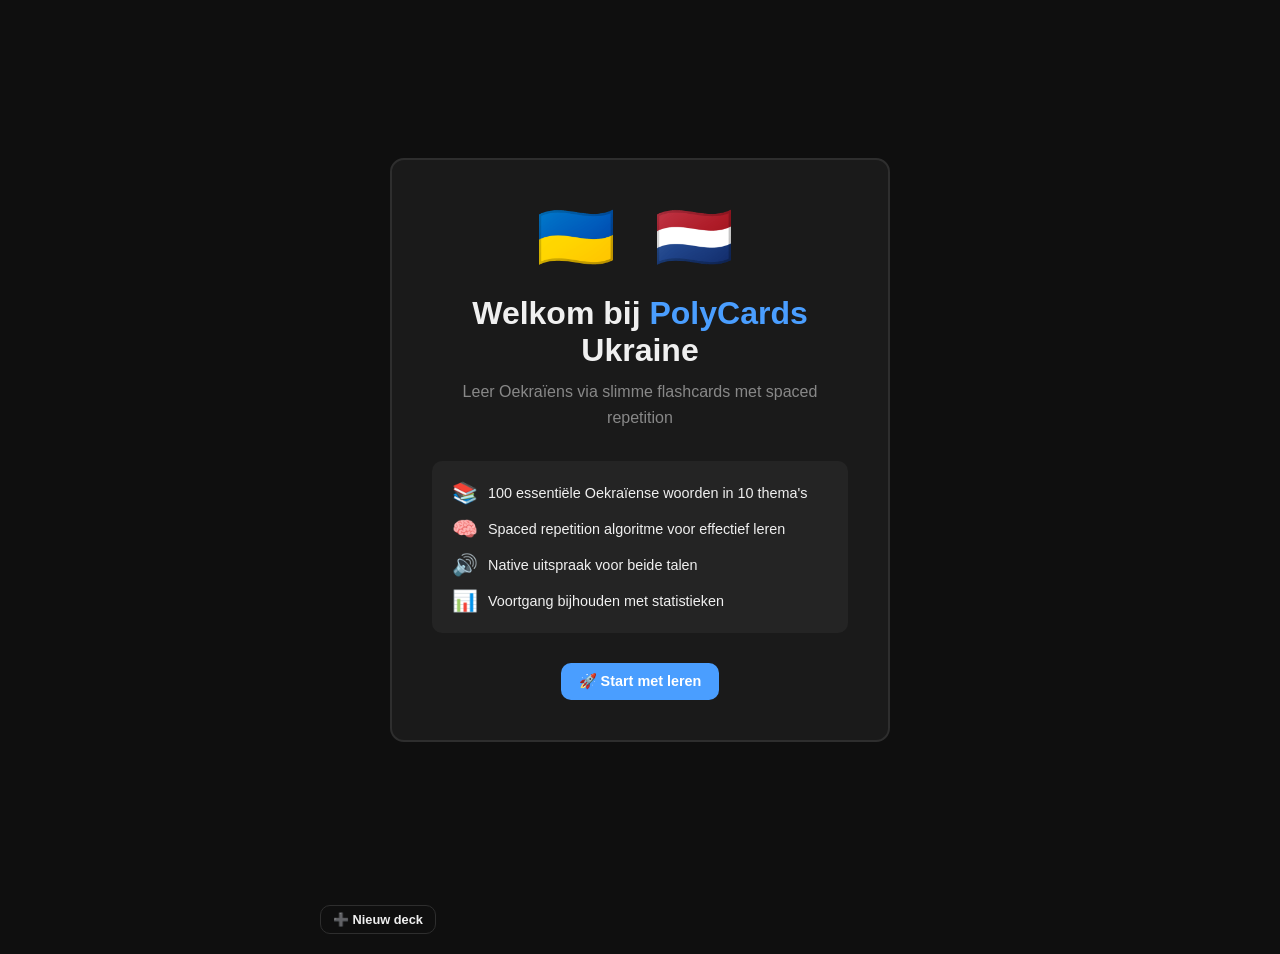
<file: index.html>
<!DOCTYPE html>

<html lang="nl">
<head>
<meta charset="UTF-8"/>
<meta name="viewport" content="width=device-width, initial-scale=1.0"/>

<title>🇺🇦 PolyCards Ukraine</title>

<style>
:root {
  --bg:#0f0f0f; --surface:#1a1a1a; --surface2:#242424;
  --border:#2e2e2e; --text:#f0f0f0; --text2:#888;
  --blue:#4a9eff; --green:#4caf50; --orange:#ff9800;
  --red:#f44336; --yellow:#ffd700; --radius:14px;
}
*{box-sizing:border-box;margin:0;padding:0;}
body{background:var(--bg);color:var(--text);font-family:-apple-system,BlinkMacSystemFont,'Segoe UI',sans-serif;min-height:100vh;}




/* ==========================================
   NAV - Navigation Bar
   ========================================== */

/* Nav container */
nav {
  background: var(--surface);
  border-bottom: 1px solid var(--border);
  padding: 12px 20px;
  display: flex;
  align-items: center;
  justify-content: space-between;
  position: sticky;
  top: 0;
  z-index: 100;
}

/* Nav logo container - met emoji font support */
.nav-logo {
  font-size: 1.2rem;
  font-weight: 800;
  letter-spacing: -0.5px;
  font-family: -apple-system, BlinkMacSystemFont, 'Segoe UI', 'Segoe UI Emoji', 'Apple Color Emoji', 'Noto Color Emoji', sans-serif;
}

  /* Flag UA */
.flag-ua {
  font-family: 'Segoe UI Emoji', 'Apple Color Emoji', 'Noto Color Emoji', sans-serif;
  font-size: 1.2em;
  display: inline-block;
  margin-right: 4px;
}

/* Fallback voor Windows zonder emoji support */
@supports not (font-family: 'Segoe UI Emoji') {
  .flag-ua::before {
    content: "🇺🇦";
    background: linear-gradient(to bottom, #0057B7 50%, #FFD700 50%);
    width: 20px;
    height: 15px;
    display: inline-block;
    border-radius: 2px;
  }
}

  
/* PolyCards naam (blauw) */
.logo-name {
  color: var(--blue);
}

/* Ukraine label (oranje) */
.logo-country {
  font-size: 1rem;
  color: var(--orange);
  font-weight: 600;
  margin-left: 0px;
}

/* Versienummer (white) */
.nav-version {
  font-size: 0.65rem;
  color: var(--white);
  font-weight: 400;
  margin-left: 6px;
}

/* Nav tabs container */
.nav-tabs {
  display: flex;
  gap: 4px;
}

/* Nav tab buttons */
.nav-tab {
  background: none;
  border: none;
  color: var(--text2);
  padding: 7px 13px;
  border-radius: 8px;
  cursor: pointer;
  font-size: 0.85rem;
  font-weight: 600;
  transition: all 0.2s;
}

/* Nav tab hover state */
.nav-tab:hover {
  background: var(--surface2);
  color: var(--text);
}

/* Nav tab active state */
.nav-tab.active {
  background: var(--blue);
  color: #fff;
}





/* PAGES */
.page{display:none;padding:20px;max-width:680px;margin:0 auto;}
.page.active{display:block;}
.page-title{font-size:1.5rem;font-weight:800;margin-bottom:4px;}
.page-sub{color:var(--text2);margin-bottom:20px;font-size:0.9rem;}




/* CARDS / SURFACES */
.card{background:var(--surface);border:1px solid var(--border);border-radius:var(--radius);padding:18px;margin-bottom:14px;}
.card-title{font-size:0.8rem;font-weight:700;color:var(--blue);text-transform:uppercase;letter-spacing:1px;margin-bottom:12px;}




/* BUTTONS */
.btn{display:inline-flex;align-items:center;gap:6px;padding:10px 18px;border-radius:10px;border:none;cursor:pointer;font-size:0.9rem;font-weight:700;transition:all 0.2s;font-family:inherit;}
.btn-primary{background:var(--blue);color:#fff;}
.btn-primary:hover{background:#3a8eef;}
.btn-outline{background:none;border:1px solid var(--border);color:var(--text);}
.btn-outline:hover{background:var(--surface2);}
.btn-sm{padding:6px 12px;font-size:0.8rem;}
.btn-danger{background:#3d1515;color:var(--red);border:1px solid var(--red);}
.btn-danger:hover{background:var(--red);color:#fff;}




/* DECK LIST */
.deck-table{background:var(--surface);border:1px solid var(--border);border-radius:var(--radius);overflow:hidden;margin-bottom:16px;}
.deck-table-head{display:grid;grid-template-columns:1fr 55px 55px 55px 90px;padding:10px 16px;border-bottom:1px solid var(--border);color:var(--text2);font-size:0.75rem;font-weight:700;text-transform:uppercase;letter-spacing:0.5px;}
.deck-row{display:grid;grid-template-columns:1fr 55px 55px 55px 90px;padding:14px 16px;border-bottom:1px solid var(--border);align-items:center;transition:background 0.2s;}
.deck-row:last-child{border-bottom:none;}
.deck-row:hover{background:var(--surface2);}
.deck-name{font-weight:700;}
.deck-count{text-align:center;font-weight:700;font-size:0.9rem;}
.c-new{color:var(--blue);}
.c-learn{color:var(--red);}
.c-due{color:var(--green);}
.study-btn{background:var(--blue);color:#fff;border:none;padding:6px 14px;border-radius:8px;cursor:pointer;font-weight:700;font-size:0.8rem;transition:background 0.2s;}
.study-btn:hover{background:#3a8eef;}




/* STUDY PAGE */
.study-topbar{display:flex;justify-content:space-between;align-items:center;margin-bottom:12px;}
.study-counts{display:flex;gap:12px;font-size:0.85rem;font-weight:700;}
.prog-bar{height:5px;background:var(--surface2);border-radius:3px;margin-bottom:18px;overflow:hidden;}
.prog-fill{height:100%;background:var(--blue);border-radius:3px;transition:width 0.4s;}




/* MODE SELECTOR */
.mode-selector{display:flex;gap:8px;margin-bottom:16px;flex-wrap:wrap;}
.mode-btn{padding:7px 14px;border-radius:20px;border:1px solid var(--border);background:none;color:var(--text2);cursor:pointer;font-size:0.82rem;font-weight:600;transition:all 0.2s;}
.mode-btn:hover{border-color:var(--blue);color:var(--blue);}
.mode-btn.active{background:var(--blue);color:#fff;border-color:var(--blue);}




/* FLASHCARD */
.fc-wrap{perspective:1200px;margin-bottom:16px;}
.fc{position:relative;width:100%;min-height:340px;transform-style:preserve-3d;transition:transform 0.5s cubic-bezier(0.4,0,0.2,1);cursor:pointer;border-radius:var(--radius);}
.fc.flipped{transform:rotateY(180deg);}
.fc-face{position:absolute;width:100%;height:100%;backface-visibility:hidden;display:flex;flex-direction:column;align-items:center;justify-content:center;padding:30px 24px 0 24px;text-align:center;}

.fc-front{background:var(--surface);}
.fc-back{background:var(--surface2);transform:rotateY(180deg);}
.fc-tag{font-size:0.72rem;font-weight:700;color:var(--blue);text-transform:uppercase;letter-spacing:1px;margin-bottom:10px;}
.fc-emoji{font-size:3.5rem;margin-bottom:12px;}
.fc-word{font-size:2rem;font-weight:800;margin-bottom:6px;line-height:1.2;}
.fc-translit{color:var(--text2);font-style:italic;font-size:0.9rem;margin-bottom:12px;}
.fc-sentence{background:var(--bg);border-left:3px solid var(--blue);padding:10px 14px;border-radius:0 8px 8px 0;font-size:0.88rem;line-height:1.6;text-align:left;width:100%;margin-top:6px;}
.fc-hint{color:var(--text2);font-size:0.78rem;margin-top:14px;background: transparent; /* ✅ Geen achtergrond */}
.fc-answer-word{font-size:1.8rem;font-weight:800;color:var(--green);margin-bottom:8px;}
.fc-answer-translit{color:var(--text2);font-style:italic;font-size:0.88rem;margin-bottom:10px;}
.speak-btn{background:var(--surface2);border:1px solid var(--border);color:var(--text);padding:6px 12px;border-radius:8px;cursor:pointer;font-size:0.82rem;margin-top:10px;transition:all 0.2s;}
.speak-btn:hover{background:var(--blue);color:#fff;border-color:var(--blue);}




/* SHOW ANSWER */
.show-ans-btn{width:100%;padding:14px;background:var(--blue);color:#fff;border:none;border-radius:10px;font-size:1rem;font-weight:700;cursor:pointer;transition:background 0.2s;margin-bottom:10px;}
.show-ans-btn:hover{background:#3a8eef;}




/* RATING BUTTONS */
.rating-btns{display:grid;grid-template-columns:repeat(4,1fr);gap:8px;margin-bottom:10px;}
.r-btn{padding:12px 6px;border-radius:10px;border:none;cursor:pointer;font-weight:700;font-size:0.82rem;display:flex;flex-direction:column;align-items:center;gap:2px;transition:all 0.2s;font-family:inherit;}
.r-btn .sub{font-size:0.68rem;font-weight:400;opacity:0.8;}
.r-again{background:#2a1010;color:var(--red);border:1px solid var(--red);}
.r-again:hover{background:var(--red);color:#fff;}
.r-hard{background:#2a1e0a;color:var(--orange);border:1px solid var(--orange);}
.r-hard:hover{background:var(--orange);color:#fff;}
.r-good{background:#0a2a0a;color:var(--green);border:1px solid var(--green);}
.r-good:hover{background:var(--green);color:#fff;}
.r-easy{background:#0a1a2a;color:var(--blue);border:1px solid var(--blue);}
.r-easy:hover{background:var(--blue);color:#fff;}




/* TYPE MODE */
.type-input-wrap{width:100%;margin-bottom:10px;}
.type-input{width:100%;background:var(--surface2);border:2px solid var(--border);color:var(--text);border-radius:10px;padding:14px 16px;font-size:1.1rem;font-weight:600;outline:none;transition:border 0.2s;font-family:inherit;text-align:center;}
.type-input:focus{border-color:var(--blue);}
.type-input.correct{border-color:var(--green);background:#0a2a0a;}
.type-input.wrong{border-color:var(--red);background:#2a0a0a;}
.type-feedback{text-align:center;font-size:0.9rem;margin-bottom:10px;min-height:24px;font-weight:600;}
.type-feedback.ok{color:var(--green);}
.type-feedback.nope{color:var(--red);}
.check-btn{width:100%;padding:13px;background:var(--blue);color:#fff;border:none;border-radius:10px;font-size:1rem;font-weight:700;cursor:pointer;transition:background 0.2s;margin-bottom:10px;}
.check-btn:hover{background:#3a8eef;}




/* DONE STATE */
.done-state{text-align:center;padding:50px 20px;}
.done-icon{font-size:4rem;margin-bottom:16px;}
.done-title{font-size:1.4rem;font-weight:800;margin-bottom:8px;}
.done-sub{color:var(--text2);margin-bottom:24px;}




/* BROWSE */
.search-bar{width:100%;background:var(--surface);border:1px solid var(--border);color:var(--text);border-radius:10px;padding:11px 16px;font-size:0.95rem;outline:none;margin-bottom:12px;transition:border 0.2s;font-family:inherit;}
.search-bar:focus{border-color:var(--blue);}
.filter-row{display:flex;gap:6px;flex-wrap:wrap;margin-bottom:14px;}
.f-btn{padding:5px 12px;border-radius:16px;border:1px solid var(--border);background:none;color:var(--text2);cursor:pointer;font-size:0.78rem;font-weight:600;transition:all 0.2s;}
.f-btn:hover,.f-btn.active{background:var(--blue);color:#fff;border-color:var(--blue);}
.browse-item{background:var(--surface);border:1px solid var(--border);border-radius:10px;padding:13px 16px;margin-bottom:8px;display:flex;align-items:center;gap:12px;}
.bi-emoji{font-size:1.6rem;}
.bi-word{font-size:1rem;font-weight:700;}
.bi-sub{color:var(--text2);font-size:0.82rem;margin-top:2px;}
.bi-tag{margin-left:auto;font-size:0.72rem;background:var(--surface2);padding:3px 8px;border-radius:6px;color:var(--text2);}


 /* ════════════════════════════════════════
   📖 INSTRUCTIONS PAGE
   ════════════════════════════════════════ */
.instructions-section {
  margin-bottom: 20px;
}

.instructions-q {
  font-weight: 600;
  margin-bottom: 8px;
  font-size: 0.85rem;
  color: var(--text);
  letter-spacing: 0.3px;
  opacity: 0.9;
}

.instructions-a {
  color: var(--text2);
  line-height: 1.9;
  font-size: 0.88rem;
  font-weight: 400;
  padding-left: 12px;
  border-left: 2px solid var(--border);
}

.instructions-a ul {
  padding-left: 0;
  margin-top: 12px;
  list-style: none;
  border-left: none;
}

.instructions-a li {
  margin-bottom: 10px;
  line-height: 1.8;
  padding-left: 20px;
  position: relative;
  color: var(--text2);
}

.instructions-a li::before {
  content: "•";
  position: absolute;
  left: 6px;
  color: var(--blue);
  font-size: 1.1rem;
  line-height: 1.4;
}

.instructions-a strong {
  color: var(--text);
  font-weight: 600;
}

/* Extra ruimte tussen cards */
#page-instructions .card {
  margin-bottom: 20px;
}





/* STATS */
.stats-grid{display:grid;grid-template-columns:repeat(2,1fr);gap:12px;margin-bottom:16px;}
.stat-box{background:var(--surface);border:1px solid var(--border);border-radius:var(--radius);padding:18px;text-align:center;}
.stat-num{font-size:2rem;font-weight:800;}
.stat-lbl{color:var(--text2);font-size:0.82rem;margin-top:4px;}
.bar-row{margin-bottom:12px;}
.bar-label{display:flex;justify-content:space-between;font-size:0.82rem;margin-bottom:5px;}
.bar-track{height:8px;background:var(--surface2);border-radius:4px;overflow:hidden;}
.bar-fill{height:100%;border-radius:4px;transition:width 0.6s;}




/* ADD FORM */
.form-group{margin-bottom:13px;}
.form-label{display:block;font-size:0.75rem;font-weight:700;color:var(--text2);text-transform:uppercase;letter-spacing:0.5px;margin-bottom:5px;}
.form-input,.form-textarea,.form-select{width:100%;background:var(--surface2);border:1px solid var(--border);color:var(--text);border-radius:8px;padding:10px 13px;font-size:0.95rem;outline:none;transition:border 0.2s;font-family:inherit;}
.form-input:focus,.form-textarea:focus{border-color:var(--blue);}
.form-textarea{resize:vertical;min-height:65px;}
.form-row{display:grid;grid-template-columns:1fr 1fr;gap:12px;}




/* MODAL */
.modal-overlay{position:fixed;inset:0;background:rgba(0,0,0,0.8);display:none;align-items:center;justify-content:center;z-index:200;padding:20px;}
.modal-overlay.open{display:flex;}
.modal{background:var(--surface);border:1px solid var(--border);border-radius:var(--radius);padding:22px;width:100%;max-width:420px;}
.modal-title{font-size:1.1rem;font-weight:800;margin-bottom:16px;}
.modal-actions{display:flex;gap:8px;justify-content:flex-end;margin-top:16px;}




/* TOAST */
.toast{position:fixed;bottom:22px;left:50%;transform:translateX(-50%);background:var(--green);color:#fff;padding:11px 22px;border-radius:24px;font-weight:700;z-index:300;opacity:0;transition:opacity 0.3s;pointer-events:none;white-space:nowrap;font-size:0.9rem;}
.toast.show{opacity:1;}

/* ════════════════════════════════════════
   WELCOME SCREEN
   ════════════════════════════════════════ */
.welcome-screen {
  position: fixed;
  top: 0;
  left: 0;
  right: 0;
  bottom: 0;
  background: var(--bg);
  z-index: 1000;
  display: flex;
  align-items: center;
  justify-content: center;
  padding: 20px;
}

.welcome-card {
  background: var(--surface);
  border: 2px solid var(--border);
  border-radius: var(--radius);
  padding: 40px;
  max-width: 500px;
  text-align: center;
}

.welcome-flags {
  font-size: 4rem;
  margin-bottom: 20px;
  letter-spacing: 10px;
}

.welcome-title {
  font-size: 2rem;
  font-weight: 800;
  margin-bottom: 10px;
}

.welcome-title span {
  color: var(--blue);
}

.welcome-subtitle {
  color: var(--text2);
  margin-bottom: 30px;
  font-size: 1rem;
  line-height: 1.6;
}

.welcome-features {
  text-align: left;
  margin-bottom: 30px;
  padding: 20px;
  background: var(--surface2);
  border-radius: 10px;
}

.welcome-feature {
  display: flex;
  align-items: center;
  gap: 10px;
  margin-bottom: 12px;
  font-size: 0.9rem;
}

.welcome-feature:last-child {
  margin-bottom: 0;
}

.welcome-feature-icon {
  font-size: 1.3rem;
}



@media(max-width:480px){
.form-row{grid-template-columns:1fr;}
.rating-btns{grid-template-columns:repeat(2,1fr);}
.stats-grid{grid-template-columns:1fr;}
.deck-table-head,.deck-row{grid-template-columns:1fr 36px 36px 36px 80px;}
.nav-logo{font-size:0.95rem;}
.nav-tab{padding:5px 8px;font-size:0.72rem;}
.nav-tab .tab-label{display:none;}
.btn-study{padding:8px 10px;font-size:0.78rem;white-space:nowrap;}
}

</style>




</head>
<body>

<!-- v0.17: WELCOME SCREEN (first time only) -->
<div id="welcome-screen" class="welcome-screen" style="display:none;">
  <div class="welcome-card">
    <div class="welcome-flags">🇺🇦 🇳🇱</div>
    <h1 class="welcome-title">Welkom bij <span>PolyCards</span> Ukraine</h1>
    <p class="welcome-subtitle">Leer Oekraïens via slimme flashcards met spaced repetition</p>
    
    <div class="welcome-features">
      <div class="welcome-feature">
        <span class="welcome-feature-icon">📚</span>
        <span>100 essentiële Oekraïense woorden in 10 thema's</span>
      </div>
      <div class="welcome-feature">
        <span class="welcome-feature-icon">🧠</span>
        <span>Spaced repetition algoritme voor effectief leren</span>
      </div>
      <div class="welcome-feature">
        <span class="welcome-feature-icon">🔊</span>
        <span>Native uitspraak voor beide talen</span>
      </div>
      <div class="welcome-feature">
        <span class="welcome-feature-icon">📊</span>
        <span>Voortgang bijhouden met statistieken</span>
      </div>
    </div>
    
    <button class="btn btn-primary" onclick="closeWelcome()">🚀 Start met leren</button>
  </div>
</div>






<nav>



<div class="nav-logo">
  <svg width="18" height="13" viewBox="0 0 3 2" style="display:inline-block;vertical-align:middle;margin-right:6px;">
    <rect fill="#0057B7" width="3" height="1"/>
    <rect fill="#FFD700" y="1" width="3" height="1"/>
  </svg>
  <span class="logo-name">PolyCards</span> 
  <span class="logo-country">Ukraine</span>
  <span class="nav-version">v0.18</span>
</div>
  
<div class="nav-tabs">
    <button class="nav-tab active" onclick="showPage('decks')">📚 <span class="tab-label">Decks</span></button>
    <button class="nav-tab" onclick="showPage('instructions')">📖 <span class="tab-label">Instructions</span></button>
    <button class="nav-tab" onclick="showPage('browse')">🔍 <span class="tab-label">Browse</span></button>
    <button class="nav-tab" onclick="showPage('stats')">📊 <span class="tab-label">Stats</span></button>
    <button class="nav-tab" onclick="showWelcome()">👋 <span class="tab-label">Welcome</span></button>
  </div>


</nav>




<!-- DECKS -->




<div class="page active" id="page-decks">
  <div class="page-title">Mijn Decks 📚</div>
  <div class="page-sub">Kies een deck en een leermodus</div>
  <div class="deck-table">
    <div class="deck-table-head">
      <span>Deck</span>
      <span style="text-align:center">New</span>
      <span style="text-align:center">Lrn</span>
      <span style="text-align:center">Due</span>
      <span></span>
    </div>
    <div id="deck-rows"></div>
  </div>
  <button class="btn btn-outline btn-sm" onclick="openDeckModal()">➕ Nieuw deck</button>
</div>




<!-- STUDY -->




<div class="page" id="page-study">
  <div class="study-topbar">
    <button class="btn btn-outline btn-sm" onclick="showPage('decks')">← Terug</button>
    <div class="study-counts">
      <span class="c-new" id="s-new">0</span>
      <span class="c-learn" id="s-learn">0</span>
      <span class="c-due" id="s-due">0</span>
    </div>
  </div>
  <div class="prog-bar"><div class="prog-fill" id="s-prog" style="width:0%"></div></div>




  <!-- MODE SELECTOR -->




  <div class="mode-selector">
    <button class="mode-btn active" id="mode-flip" onclick="setStudyMode('flip')">🔄 Flashcard</button>
    <button class="mode-btn" id="mode-type" onclick="setStudyMode('type')">⌨️ Typ het woord</button>
  </div>
  <div class="mode-selector" style="margin-top:-8px">
    <button class="mode-btn active" id="dir-uk-nl" onclick="setDirection('uk-nl')">🇺🇦 → 🇳🇱</button>
    <button class="mode-btn" id="dir-nl-uk" onclick="setDirection('nl-uk')">🇳🇱 → 🇺🇦</button>
    <button class="mode-btn" id="dir-mix" onclick="setDirection('mix')">🔀 Mix</button>
  </div>




  <div id="study-area">
    <!-- FLIP MODE -->
    <div id="flip-mode">
      <div class="fc-wrap">
        <div class="fc" id="fc" onclick="flipCard()">
          <div class="fc-face fc-front">
            <div class="fc-tag" id="fc-tag"></div>
            <div class="fc-emoji" id="fc-emoji"></div>
            <div class="fc-word" id="fc-word"></div>
            <div class="fc-translit" id="fc-translit"></div>
            <div class="fc-sentence" id="fc-sentence"></div>
            <button class="speak-btn" onclick="speakWord(event)">🔊 Uitspraak</button>
            <div class="fc-hint">👆 Tik om te omdraaien</div>
             
          </div>
          <div class="fc-face fc-back">
            <div class="fc-tag" id="fc-back-tag">a</div>
            <div class="fc-emoji" id="fc-back-emoji">b</div>
            <div class="fc-answer-word" id="fc-answer">c</div>
            <div class="fc-answer-translit" id="fc-answer-translit">e</div> 
            <div class="fc-sentence" id="fc-back-sentence">e</div>
            <button class="speak-btn" onclick="speakWord(event)">🔊 Uitspraak</button>
          </div>
        </div>
      </div>
      <button class="show-ans-btn" id="show-ans-btn" onclick="flipCard()">Toon Antwoord</button>
      <div class="rating-btns" id="rating-btns" style="display:none">
        <button class="r-btn r-again" onclick="rate('again')">Again<span class="sub">&lt;1m</span></button>
        <button class="r-btn r-hard" onclick="rate('hard')">Hard<span class="sub">&lt;6m</span></button>
        <button class="r-btn r-good" onclick="rate('good')">Good<span class="sub">&lt;10m</span></button>
        <button class="r-btn r-easy" onclick="rate('easy')">Easy<span class="sub">5d</span></button>
      </div>
    </div>




<!-- TYPE MODE -->




<div id="type-mode" style="display:none">
  <div class="fc-wrap">
    <div class="fc-face fc-front" style="position:relative;min-height:220px;border-radius:var(--radius);border:1px solid var(--border);background:var(--surface);display:flex;flex-direction:column;align-items:center;justify-content:center;padding:24px;text-align:center;">
      <div class="fc-tag" id="t-tag"></div>
      <div class="fc-emoji" id="t-emoji"></div>
      <div class="fc-word" id="t-word"></div>
      <div class="fc-translit" id="t-translit"></div>
      <button class="speak-btn" onclick="speakWord(event)" style="margin-top:16px;">🔊 Uitspraak</button>
    </div>
  </div>
  <div class="type-input-wrap">
    <input class="type-input" id="type-input" placeholder="Typ het antwoord..." onkeydown="typeKeydown(event)" autocomplete="off" autocorrect="off" spellcheck="false"/>
  </div>
  <div class="type-feedback" id="type-feedback"></div>
  <button class="check-btn" id="check-btn" onclick="checkType()">✓ Controleer</button>
  <div class="rating-btns" id="type-rating-btns" style="display:none">
    <button class="r-btn r-again" onclick="rate('again')">Again<span class="sub">&lt;1m</span></button>
    <button class="r-btn r-hard" onclick="rate('hard')">Hard<span class="sub">&lt;6m</span></button>
    <button class="r-btn r-good" onclick="rate('good')">Good<span class="sub">&lt;10m</span></button>
    <button class="r-btn r-easy" onclick="rate('easy')">Easy<span class="sub">5d</span></button>
  </div>
</div>




  </div>




  <div id="study-done" style="display:none">
    <div class="done-state">
      <div class="done-icon">🎉</div>
      <div class="done-title">Deck klaar!</div>
      <div class="done-sub">Geweldig gedaan! Kom morgen terug voor je herhaling.</div>
      <button class="btn btn-primary" onclick="showPage('decks')">← Terug naar Decks</button>
    </div>
  </div>
</div>







<!-- BROWSE -->




<div class="page" id="page-browse">
  <div class="page-title">Browse 🔍</div>
  <div class="page-sub" id="browse-count">Alle kaarten</div>
  <input class="search-bar" id="browse-search" placeholder="🔍 Zoek op woord of vertaling..." oninput="renderBrowse()"/>
  <div class="filter-row" id="browse-filters"></div>
  <div id="browse-list"></div>
</div>


<!-- v0.16: INSTRUCTIONS PAGE -->
<div id="page-instructions" class="page">
  <div class="page-title">📖 Instructions</div>
  <div class="page-sub">Alles over PolyCards Ukraine</div>
  
  <div class="card">
    <div class="card-title">📚 Wat is PolyCards Ukraine?</div>
    <p class="instructions-a">PolyCards Ukraine helpt je <strong>Oekraïens leren</strong> via slimme flashcards met <strong>spaced repetition</strong> — een bewezen methode waarbij je woorden op het juiste moment herhaalt.</p>
  </div>

  <div class="card">
    <div class="card-title">🎴 Hoe gebruik je de app?</div>
    <div class="instructions-section">
      <div class="instructions-q">1. Kies een deck</div>
      <div class="instructions-a">Ga naar Decks en klik op "Studeren" bij een thema.</div>
    </div>
    <div class="instructions-section">
      <div class="instructions-q">2. Bekijk de kaart</div>
      <div class="instructions-a">Je ziet een Oekraïens woord. Probeer de vertaling te bedenken.</div>
    </div>
    <div class="instructions-section">
      <div class="instructions-q">3. Draai de kaart</div>
      <div class="instructions-a">Klik op de kaart om het antwoord te zien.</div>
    </div>
    <div class="instructions-section">
      <div class="instructions-q">4. Beoordeel jezelf</div>
      <div class="instructions-a">Kies eerlijk: Again / Hard / Good / Easy.</div>
    </div>
  </div>

  <div class="card">
    <div class="card-title">🔊 Audio uitspraak</div>
    <p class="instructions-a">Klik op <strong>🔊 Uitspraak</strong> om het woord te horen. Werkt voor Oekraïens én Nederlands.</p>
  </div>

  <div class="card">
    <div class="card-title">🔄 Richting & modus</div>
    <div class="instructions-section">
      <div class="instructions-q">Richting wisselen</div>
      <div class="instructions-a">Standaard: Oekraïens → Nederlands. Klik op de vlag-knop om om te draaien.</div>
    </div>
    <div class="instructions-section">
      <div class="instructions-q">Flip vs Type modus</div>
      <div class="instructions-a">Flip: klik om antwoord te zien. Type: typ het antwoord zelf (uitdagender).</div>
    </div>
  </div>

  <div class="card">
    <div class="card-title">📊 Statistieken uitleg</div>
    <div class="instructions-section">
      <div class="instructions-q">New</div>
      <div class="instructions-a">Woorden die je nog nooit hebt gezien.</div>
    </div>
    <div class="instructions-section">
      <div class="instructions-q">Learning (Lrn)</div>
      <div class="instructions-a">Woorden die je aan het oefenen bent.</div>
    </div>
    <div class="instructions-section">
      <div class="instructions-q">Due</div>
      <div class="instructions-a">Woorden die klaar zijn voor herhaling.</div>
    </div>
    <div class="instructions-section">
      <div class="instructions-q">Mature</div>
      <div class="instructions-a">Woorden die je goed kent (interval ≥ 21 dagen).</div>
    </div>
  </div>

  <div class="card">
    <div class="card-title">🎯 Tips voor effectief leren</div>
    <div class="instructions-a">
      <ul>
        <li>Oefen <strong>dagelijks</strong>, ook al is het maar 5 minuten</li>
        <li>Wees <strong>eerlijk</strong> bij het beoordelen</li>
        <li>Gebruik de <strong>audio</strong> om uitspraak te leren</li>
        <li>Oefen beide <strong>richtingen</strong> (UK→NL én NL→UK)</li>
      </ul>
    </div>
  </div>

  <div class="card">
    <div class="card-title">❓ Veelgestelde vragen</div>
    <div class="instructions-section">
      <div class="instructions-q">Kost de app geld?</div>
      <div class="instructions-a">Nee, PolyCards Ukraine is volledig gratis.</div>
    </div>
    <div class="instructions-section">
      <div class="instructions-q">Wordt mijn voortgang opgeslagen?</div>
      <div class="instructions-a">Ja, automatisch in je browser (localStorage).</div>
    </div>
    <div class="instructions-section">
      <div class="instructions-q">Werkt het offline?</div>
      <div class="instructions-a">Ja, behalve de audio-uitspraak.</div>
    </div>
    <div class="instructions-section">
      <div class="instructions-q">Op welke apparaten?</div>
      <div class="instructions-a">Alle moderne browsers: Chrome, Firefox, Safari, Edge.</div>
    </div>
  </div>
</div>


<!-- STATS -->




<div class="page" id="page-stats">
  <div class="page-title">Statistieken 📊</div>
  <div class="page-sub">Jouw leervoortgang</div>
  <div class="stats-grid">
    <div class="stat-box"><div class="stat-num c-new" id="st-total">0</div><div class="stat-lbl">Totaal kaarten</div></div>
    <div class="stat-box"><div class="stat-num" style="color:var(--green)" id="st-mature">0</div><div class="stat-lbl">Mature 🌟</div></div>
    <div class="stat-box"><div class="stat-num" style="color:var(--orange)" id="st-young">0</div><div class="stat-lbl">Young 📈</div></div>
    <div class="stat-box"><div class="stat-num" style="color:var(--text2)" id="st-new">0</div><div class="stat-lbl">Nieuw 🆕</div></div>
  </div>
  <div class="card">
    <div class="card-title">📊 Per deck</div>
    <div id="deck-stat-bars"></div>
  </div>
</div>




<!-- DECK MODAL -->




<div class="modal-overlay" id="deck-modal">
  <div class="modal">
    <div class="modal-title">➕ Nieuw Deck aanmaken</div>
    <div class="form-group">
      <label class="form-label">Naam</label>
      <input class="form-input" id="new-deck-name" placeholder="bijv. Dieren 🐾"/>
    </div>
    <div class="modal-actions">
      <button class="btn btn-outline" onclick="closeDeckModal()">Annuleer</button>
      <button class="btn btn-primary" onclick="createDeck()">Aanmaken</button>
    </div>
  </div>
</div>




<div class="toast" id="toast"></div>




<script>
// ════════════════════════════════════════
// 📦 DATA — 100 woorden, 10 thema's
// ════════════════════════════════════════
const WORDS = [
  // 🐾 Dieren (10)
  {w:'кіт',t:'kit',tr:'kat',sUk:'Mijn <b>кіт</b> slaapt de hele dag.',sNl:'Mijn <b>kat</b> slaapt de hele dag.',deck:'Dieren 🐾',e:'🐱'},
  {w:'собака',t:'sobaka',tr:'hond',sUk:'De <b>собака</b> rent in het park.',sNl:'De <b>hond</b> rent in het park.',deck:'Dieren 🐾',e:'🐶'},
  {w:'кінь',t:'kin',tr:'paard',sUk:'Het <b>кінь</b> is sterk en snel.',sNl:'Het <b>paard</b> is sterk en snel.',deck:'Dieren 🐾',e:'🐴'},
  {w:'птах',t:'ptakh',tr:'vogel',sUk:'De <b>птах</b> zingt elke ochtend.',sNl:'De <b>vogel</b> zingt elke ochtend.',deck:'Dieren 🐾',e:'🐦'},
  {w:'риба',t:'ryba',tr:'vis',sUk:'De <b>риба</b> zwemt in de rivier.',sNl:'De <b>vis</b> zwemt in de rivier.',deck:'Dieren 🐾',e:'🐟'},
  {w:'ведмідь',t:'vedmid',tr:'beer',sUk:'De <b>ведмідь</b> slaapt in de winter.',sNl:'De <b>beer</b> slaapt in de winter.',deck:'Dieren 🐾',e:'🐻'},
  {w:'лев',t:'lev',tr:'leeuw',sUk:'De <b>лев</b> is de koning van de jungle.',sNl:'De <b>leeuw</b> is de koning van de jungle.',deck:'Dieren 🐾',e:'🦁'},
  {w:'слон',t:'slon',tr:'olifant',sUk:'De <b>слон</b> heeft een lange slurf.',sNl:'De <b>olifant</b> heeft een lange slurf.',deck:'Dieren 🐾',e:'🐘'},
  {w:'жаба',t:'zhaba',tr:'kikker',sUk:'De <b>жаба</b> springt in het water.',sNl:'De <b>kikker</b> springt in het water.',deck:'Dieren 🐾',e:'🐸'},
  {w:'метелик',t:'metелyk',tr:'vlinder',sUk:'De <b>метелик</b> vliegt over de bloemen.',sNl:'De <b>vlinder</b> vliegt over de bloemen.',deck:'Dieren 🐾',e:'🦋'},

  // 🍎 Eten & Drinken (10)
  {w:'хліб',t:'khlib',tr:'brood',sUk:'Ik koop elke dag vers <b>хліб</b>.',sNl:'Ik koop elke dag vers <b>brood</b>.',deck:'Eten & Drinken 🍎',e:'🍞'},
  {w:'вода',t:'voda',tr:'water',sUk:'Ik drink elke ochtend <b>воду</b>.',sNl:'Ik drink elke ochtend <b>water</b>.',deck:'Eten & Drinken 🍎',e:'💧'},
  {w:'молоко',t:'moloko',tr:'melk',sUk:'<b>Молоко</b> is goed voor je botten.',sNl:'<b>Melk</b> is goed voor je botten.',deck:'Eten & Drinken 🍎',e:'🥛'},
  {w:'яблуко',t:'yabluko',tr:'appel',sUk:'Ik eet elke dag een <b>яблуко</b>.',sNl:'Ik eet elke dag een <b>appel</b>.',deck:'Eten & Drinken 🍎',e:'🍎'},
  {w:'кава',t:'kava',tr:'koffie',sUk:'<b>Кава</b> helpt me wakker te worden.',sNl:'<b>Koffie</b> helpt me wakker te worden.',deck:'Eten & Drinken 🍎',e:'☕'},
  {w:'чай',t:'chay',tr:'thee',sUk:'Ik drink elke avond <b>чай</b>.',sNl:'Ik drink elke avond <b>thee</b>.',deck:'Eten & Drinken 🍎',e:'🍵'},
  {w:'суп',t:'sup',tr:'soep',sUk:'Ik eet warme <b>суп</b> in de winter.',sNl:'Ik eet warme <b>soep</b> in de winter.',deck:'Eten & Drinken 🍎',e:'🍲'},
  {w:'сир',t:'syr',tr:'kaas',sUk:'Ik hou van <b>сир</b> op mijn brood.',sNl:'Ik hou van <b>kaas</b> op mijn brood.',deck:'Eten & Drinken 🍎',e:'🧀'},
  {w:'яйце',t:'yaytse',tr:'ei',sUk:'Ik eet elke ochtend een <b>яйце</b>.',sNl:'Ik eet elke ochtend een <b>ei</b>.',deck:'Eten & Drinken 🍎',e:'🥚'},
  {w:'торт',t:'tort',tr:'taart',sUk:'We eten <b>торт</b> op verjaardagen.',sNl:'We eten <b>taart</b> op verjaardagen.',deck:'Eten & Drinken 🍎',e:'🎂'},

  // 👨‍👩‍👧 Familie (10)
  {w:'мати',t:'maty',tr:'moeder',sUk:'Mijn <b>мати</b> kookt heerlijk.',sNl:'Mijn <b>moeder</b> kookt heerlijk.',deck:'Familie 👨‍👩‍👧',e:'👩'},
  {w:'батько',t:'batko',tr:'vader',sUk:'Mijn <b>батько</b> werkt hard.',sNl:'Mijn <b>vader</b> werkt hard.',deck:'Familie 👨‍👩‍👧',e:'👨'},
  {w:'сестра',t:'sestra',tr:'zus',sUk:'Mijn <b>сестра</b> is jonger dan ik.',sNl:'Mijn <b>zus</b> is jonger dan ik.',deck:'Familie 👨‍👩‍👧',e:'👧'},
  {w:'брат',t:'brat',tr:'broer',sUk:'Mijn <b>брат</b> speelt voetbal.',sNl:'Mijn <b>broer</b> speelt voetbal.',deck:'Familie 👨‍👩‍👧',e:'👦'},
  {w:'бабуся',t:'babusya',tr:'oma',sUk:'Mijn <b>бабуся</b> vertelt mooie verhalen.',sNl:'Mijn <b>oma</b> vertelt mooie verhalen.',deck:'Familie 👨‍👩‍👧',e:'👵'},
  {w:'дідусь',t:'didus',tr:'opa',sUk:'Mijn <b>дідусь</b> is oud en wijs.',sNl:'Mijn <b>opa</b> is oud en wijs.',deck:'Familie 👨‍👩‍👧',e:'👴'},
  {w:'дитина',t:'dytyna',tr:'kind',sUk:'Het <b>дитина</b> speelt in de tuin.',sNl:'Het <b>kind</b> speelt in de tuin.',deck:'Familie 👨‍👩‍👧',e:'👶'},
  {w:'чоловік',t:'cholovik',tr:'man / echtgenoot',sUk:'Haar <b>чоловік</b> is erg aardig.',sNl:'Haar <b>man</b> is erg aardig.',deck:'Familie 👨‍👩‍👧',e:'💑'},
  {w:'дружина',t:'druzhyna',tr:'vrouw / echtgenote',sUk:'Zijn <b>дружина</b> is een dokter.',sNl:'Zijn <b>vrouw</b> is een dokter.',deck:'Familie 👨‍👩‍👧',e:'💑'},
  {w:'сім\'я',t:'simya',tr:'familie',sUk:'Mijn <b>сім\'я</b> is heel belangrijk.',sNl:'Mijn <b>familie</b> is heel belangrijk.',deck:'Familie 👨‍👩‍👧',e:'👨‍👩‍👧'},

  // 🎨 Kleuren (10)
  {w:'червоний',t:'chervony',tr:'rood',sUk:'De roos is <b>червоний</b>.',sNl:'De roos is <b>rood</b>.',deck:'Kleuren 🎨',e:'🔴'},
  {w:'синій',t:'syniy',tr:'blauw',sUk:'De lucht is <b>синій</b>.',sNl:'De lucht is <b>blauw</b>.',deck:'Kleuren 🎨',e:'🔵'},
  {w:'зелений',t:'zeleny',tr:'groen',sUk:'Het gras is <b>зелений</b>.',sNl:'Het gras is <b>groen</b>.',deck:'Kleuren 🎨',e:'🟢'},
  {w:'жовтий',t:'zhovty',tr:'geel',sUk:'De zon is <b>жовтий</b>.',sNl:'De zon is <b>geel</b>.',deck:'Kleuren 🎨',e:'🟡'},
  {w:'чорний',t:'chorny',tr:'zwart',sUk:'De nacht is <b>чорний</b>.',sNl:'De nacht is <b>zwart</b>.',deck:'Kleuren 🎨',e:'⚫'},
  {w:'білий',t:'bily',tr:'wit',sUk:'De sneeuw is <b>білий</b>.',sNl:'De sneeuw is <b>wit</b>.',deck:'Kleuren 🎨',e:'⚪'},
  {w:'помаранчевий',t:'pomaranchevyy',tr:'oranje',sUk:'De pompoen is <b>помаранчевий</b>.',sNl:'De pompoen is <b>oranje</b>.',deck:'Kleuren 🎨',e:'🟠'},
  {w:'рожевий',t:'rozhevy',tr:'roze',sUk:'De bloem is <b>рожевий</b>.',sNl:'De bloem is <b>roze</b>.',deck:'Kleuren 🎨',e:'🌸'},
  {w:'коричневий',t:'korychnevy',tr:'bruin',sUk:'De boom is <b>коричневий</b>.',sNl:'De boom is <b>bruin</b>.',deck:'Kleuren 🎨',e:'🟤'},
  {w:'сірий',t:'siry',tr:'grijs',sUk:'De muur is <b>сірий</b>.',sNl:'De muur is <b>grijs</b>.',deck:'Kleuren 🎨',e:'🩶'},

  // 🔢 Cijfers (10)
  {w:'один',t:'odyn',tr:'één',sUk:'Ik heb <b>один</b> broer.',sNl:'Ik heb <b>één</b> broer.',deck:'Cijfers 🔢',e:'1️⃣'},
  {w:'два',t:'dva',tr:'twee',sUk:'Ik heb <b>два</b> katten.',sNl:'Ik heb <b>twee</b> katten.',deck:'Cijfers 🔢',e:'2️⃣'},
  {w:'три',t:'try',tr:'drie',sUk:'Er zijn <b>три</b> appels op tafel.',sNl:'Er zijn <b>drie</b> appels op tafel.',deck:'Cijfers 🔢',e:'3️⃣'},
  {w:'чотири',t:'chotyry',tr:'vier',sUk:'Een hond heeft <b>чотири</b> poten.',sNl:'Een hond heeft <b>vier</b> poten.',deck:'Cijfers 🔢',e:'4️⃣'},
  {w:'п\'ять',t:'pyat',tr:'vijf',sUk:'Ik heb <b>п\'ять</b> vingers aan elke hand.',sNl:'Ik heb <b>vijf</b> vingers aan elke hand.',deck:'Cijfers 🔢',e:'5️⃣'},
  {w:'шість',t:'shist',tr:'zes',sUk:'Er zijn <b>шість</b> eieren in de doos.',sNl:'Er zijn <b>zes</b> eieren in de doos.',deck:'Cijfers 🔢',e:'6️⃣'},
  {w:'сім',t:'sim',tr:'zeven',sUk:'Een week heeft <b>сім</b> dagen.',sNl:'Een week heeft <b>zeven</b> dagen.',deck:'Cijfers 🔢',e:'7️⃣'},
  {w:'вісім',t:'visim',tr:'acht',sUk:'Een spin heeft <b>вісім</b> poten.',sNl:'Een spin heeft <b>acht</b> poten.',deck:'Cijfers 🔢',e:'8️⃣'},
  {w:'дев\'ять',t:'devyat',tr:'negen',sUk:'Er zijn <b>дев\'ять</b> planeten.',sNl:'Er zijn <b>negen</b> planeten.',deck:'Cijfers 🔢',e:'9️⃣'},
  {w:'десять',t:'desyat',tr:'tien',sUk:'Ik heb <b>десять</b> vingers.',sNl:'Ik heb <b>tien</b> vingers.',deck:'Cijfers 🔢',e:'🔟'},

  // 🗣️ Begroetingen (10)
  {w:'привіт',t:'pryvit',tr:'hallo',sUk:'<b>Привіт</b>! Hoe gaat het?',sNl:'<b>Hallo</b>! Hoe gaat het?',deck:'Begroetingen 🗣️',e:'👋'},
  {w:'добрий день',t:'dobry den',tr:'goedendag',sUk:'<b>Добрий день</b>, meneer!',sNl:'<b>Goedendag</b>, meneer!',deck:'Begroetingen 🗣️',e:'☀️'},
  {w:'добрий ранок',t:'dobry ranok',tr:'goedemorgen',sUk:'<b>Добрий ранок</b>! Sliep je goed?',sNl:'<b>Goedemorgen</b>! Sliep je goed?',deck:'Begroetingen 🗣️',e:'🌅'},
  {w:'добрий вечір',t:'dobry vechir',tr:'goedenavond',sUk:'<b>Добрий вечір</b>! Welkom thuis.',sNl:'<b>Goedenavond</b>! Welkom thuis.',deck:'Begroetingen 🗣️',e:'🌙'},
  {w:'до побачення',t:'do pobachennya',tr:'tot ziens',sUk:'<b>До побачення</b>! Tot morgen.',sNl:'<b>Tot ziens</b>! Tot morgen.',deck:'Begroetingen 🗣️',e:'👋'},
  {w:'дякую',t:'dyakuyu',tr:'dank je',sUk:'<b>Дякую</b> voor je hulp!',sNl:'<b>Dank je</b> voor je hulp!',deck:'Begroetingen 🗣️',e:'🙏'},
  {w:'будь ласка',t:'bud laska',tr:'alsjeblieft',sUk:'Geef mij water, <b>будь ласка</b>.',sNl:'Geef mij water, <b>alsjeblieft</b>.',deck:'Begroetingen 🗣️',e:'🙏'},
  {w:'вибачте',t:'vybachte',tr:'sorry / excuseer',sUk:'<b>Вибачте</b>, ik ben te laat.',sNl:'<b>Sorry</b>, ik ben te laat.',deck:'Begroetingen 🗣️',e:'😅'},
  {w:'так',t:'tak',tr:'ja',sUk:'<b>Так</b>, ik begrijp het.',sNl:'<b>Ja</b>, ik begrijp het.',deck:'Begroetingen 🗣️',e:'✅'},
  {w:'ні',t:'ni',tr:'nee',sUk:'<b>Ні</b>, dat wil ik niet.',sNl:'<b>Nee</b>, dat wil ik niet.',deck:'Begroetingen 🗣️',e:'❌'},

  // 🏠 Thuis (10)
  {w:'будинок',t:'budynok',tr:'huis',sUk:'Mijn <b>будинок</b> is groot.',sNl:'Mijn <b>huis</b> is groot.',deck:'Thuis 🏠',e:'🏠'},
  {w:'кімната',t:'kimnata',tr:'kamer',sUk:'Mijn <b>кімната</b> is opgeruimd.',sNl:'Mijn <b>kamer</b> is opgeruimd.',deck:'Thuis 🏠',e:'🚪'},
  {w:'стіл',t:'stil',tr:'tafel',sUk:'Het eten staat op de <b>стіл</b>.',sNl:'Het eten staat op de <b>tafel</b>.',deck:'Thuis 🏠',e:'🪑'},
  {w:'стілець',t:'stilets',tr:'stoel',sUk:'Ik zit op een comfortabele <b>стілець</b>.',sNl:'Ik zit op een comfortabele <b>stoel</b>.',deck:'Thuis 🏠',e:'🪑'},
  {w:'ліжко',t:'lizhko',tr:'bed',sUk:'Mijn <b>ліжко</b> is zacht en warm.',sNl:'Mijn <b>bed</b> is zacht en warm.',deck:'Thuis 🏠',e:'🛏️'},
  {w:'вікно',t:'vikno',tr:'raam',sUk:'Ik kijk door het <b>вікно</b>.',sNl:'Ik kijk door het <b>raam</b>.',deck:'Thuis 🏠',e:'🪟'},
  {w:'двері',t:'dveri',tr:'deur',sUk:'De <b>двері</b> is open.',sNl:'De <b>deur</b> is open.',deck:'Thuis 🏠',e:'🚪'},
  {w:'кухня',t:'kukhnya',tr:'keuken',sUk:'Ik kook in de <b>кухня</b>.',sNl:'Ik kook in de <b>keuken</b>.',deck:'Thuis 🏠',e:'🍳'},
  {w:'ванна',t:'vanna',tr:'badkamer',sUk:'De <b>ванна</b> is schoon.',sNl:'De <b>badkamer</b> is schoon.',deck:'Thuis 🏠',e:'🛁'},
  {w:'сад',t:'sad',tr:'tuin',sUk:'Ik werk in de <b>сад</b>.',sNl:'Ik werk in de <b>tuin</b>.',deck:'Thuis 🏠',e:'🌿'},

  // 🚗 Transport (10)
  {w:'автомобіль',t:'avtomobil',tr:'auto',sUk:'Mijn <b>автомобіль</b> is rood.',sNl:'Mijn <b>auto</b> is rood.',deck:'Transport 🚗',e:'🚗'},
  {w:'потяг',t:'potyah',tr:'trein',sUk:'De <b>потяг</b> rijdt snel.',sNl:'De <b>trein</b> rijdt snel.',deck:'Transport 🚗',e:'🚂'},
  {w:'літак',t:'litak',tr:'vliegtuig',sUk:'Het <b>літак</b> vliegt hoog.',sNl:'Het <b>vliegtuig</b> vliegt hoog.',deck:'Transport 🚗',e:'✈️'},
  {w:'автобус',t:'avtobus',tr:'bus',sUk:'Ik neem de <b>автобус</b> naar school.',sNl:'Ik neem de <b>bus</b> naar school.',deck:'Transport 🚗',e:'🚌'},
  {w:'велосипед',t:'velosyped',tr:'fiets',sUk:'Ik rijd elke dag op mijn <b>велосипед</b>.',sNl:'Ik rijd elke dag op mijn <b>fiets</b>.',deck:'Transport 🚗',e:'🚲'},
  {w:'корабель',t:'korabel',tr:'schip',sUk:'Het <b>корабель</b> vaart op zee.',sNl:'Het <b>schip</b> vaart op zee.',deck:'Transport 🚗',e:'🚢'},
  {w:'метро',t:'metro',tr:'metro',sUk:'Ik neem de <b>метро</b> in de stad.',sNl:'Ik neem de <b>metro</b> in de stad.',deck:'Transport 🚗',e:'🚇'},
  {w:'таксі',t:'taksi',tr:'taxi',sUk:'Ik neem een <b>таксі</b> naar het vliegveld.',sNl:'Ik neem een <b>taxi</b> naar het vliegveld.',deck:'Transport 🚗',e:'🚕'},
  {w:'мотоцикл',t:'motosykl',tr:'motor',sUk:'Hij rijdt op een <b>мотоцикл</b>.',sNl:'Hij rijdt op een <b>motor</b>.',deck:'Transport 🚗',e:'🏍️'},
  {w:'вертоліт',t:'vertolit',tr:'helikopter',sUk:'De <b>вертоліт</b> landt op het dak.',sNl:'De <b>helikopter</b> landt op het dak.',deck:'Transport 🚗',e:'🚁'},

  // 🌤️ Weer (10)
  {w:'сонце',t:'sontse',tr:'zon',sUk:'De <b>сонце</b> schijnt vandaag.',sNl:'De <b>zon</b> schijnt vandaag.',deck:'Weer 🌤️',e:'☀️'},
  {w:'дощ',t:'doshch',tr:'regen',sUk:'Er valt <b>дощ</b> buiten.',sNl:'Er valt <b>regen</b> buiten.',deck:'Weer 🌤️',e:'🌧️'},
  {w:'сніг',t:'snig',tr:'sneeuw',sUk:'Er ligt <b>сніг</b> in de tuin.',sNl:'Er ligt <b>sneeuw</b> in de tuin.',deck:'Weer 🌤️',e:'❄️'},
  {w:'вітер',t:'viter',tr:'wind',sUk:'De <b>вітер</b> blaast hard vandaag.',sNl:'De <b>wind</b> blaast hard vandaag.',deck:'Weer 🌤️',e:'💨'},
  {w:'хмара',t:'khmara',tr:'wolk',sUk:'Er zijn veel <b>хмара</b> in de lucht.',sNl:'Er zijn veel <b>wolken</b> in de lucht.',deck:'Weer 🌤️',e:'☁️'},
  {w:'гроза',t:'hroza',tr:'onweer',sUk:'Vanavond komt er een <b>гроза</b>.',sNl:'Vanavond komt er een <b>onweer</b>.',deck:'Weer 🌤️',e:'⛈️'},
  {w:'веселка',t:'veselka',tr:'regenboog',sUk:'Na de regen zag ik een <b>веселка</b>.',sNl:'Na de regen zag ik een <b>regenboog</b>.',deck:'Weer 🌤️',e:'🌈'},
  {w:'туман',t:'tuman',tr:'mist',sUk:'Er is veel <b>туман</b> in de ochtend.',sNl:'Er is veel <b>mist</b> in de ochtend.',deck:'Weer 🌤️',e:'🌫️'},
  {w:'лід',t:'lid',tr:'ijs',sUk:'Het meer is bedekt met <b>лід</b>.',sNl:'Het meer is bedekt met <b>ijs</b>.',deck:'Weer 🌤️',e:'🧊'},
  {w:'спека',t:'speka',tr:'hitte',sUk:'De <b>спека</b> is ondraaglijk vandaag.',sNl:'De <b>hitte</b> is ondraaglijk vandaag.',deck:'Weer 🌤️',e:'🌡️'},

  // ❤️ Emoties (10)
  {w:'щасливий',t:'shchaslyvyy',tr:'blij / gelukkig',sUk:'Ik ben <b>щасливий</b> vandaag.',sNl:'Ik ben <b>blij</b> vandaag.',deck:'Emoties ❤️',e:'😊'},
  {w:'сумний',t:'sumnyy',tr:'verdrietig',sUk:'Hij is <b>сумний</b> na het nieuws.',sNl:'Hij is <b>verdrietig</b> na het nieuws.',deck:'Emoties ❤️',e:'😢'},
  {w:'злий',t:'zlyy',tr:'boos',sUk:'Ze is <b>злий</b> op hem.',sNl:'Ze is <b>boos</b> op hem.',deck:'Emoties ❤️',e:'😠'},
  {w:'наляканий',t:'nalyakanyy',tr:'bang',sUk:'Het kind is <b>наляканий</b> van de hond.',sNl:'Het kind is <b>bang</b> voor de hond.',deck:'Emoties ❤️',e:'😨'},
  {w:'здивований',t:'zdyvovanyy',tr:'verrast',sUk:'Ik ben <b>здивований</b> door het cadeau.',sNl:'Ik ben <b>verrast</b> door het cadeau.',deck:'Emoties ❤️',e:'😲'},
  {w:'втомлений',t:'vtomlenыy',tr:'moe',sUk:'Ik ben <b>втомлений</b> na het werk.',sNl:'Ik ben <b>moe</b> na het werk.',deck:'Emoties ❤️',e:'😴'},
  {w:'закоханий',t:'zakohanyy',tr:'verliefd',sUk:'Hij is <b>закоханий</b> op haar.',sNl:'Hij is <b>verliefd</b> op haar.',deck:'Emoties ❤️',e:'😍'},
  {w:'спокійний',t:'spokiynyy',tr:'rustig / kalm',sUk:'Ze is altijd <b>спокійний</b>.',sNl:'Ze is altijd <b>rustig</b>.',deck:'Emoties ❤️',e:'😌'},
  {w:'гордий',t:'hordyy',tr:'trots',sUk:'Ik ben <b>гордий</b> op jou.',sNl:'Ik ben <b>trots</b> op jou.',deck:'Emoties ❤️',e:'🦁'},
  {w:'самотній',t:'samotniy',tr:'eenzaam',sUk:'Hij voelt zich <b>самотній</b>.',sNl:'Hij voelt zich <b>eenzaam</b>.',deck:'Emoties ❤️',e:'😔'},
];

// ════════════════════════════════════════
// 🗄️ STATE
// ════════════════════════════════════════
let decks = [];
let cards = [];
let studyQueue = [];
let currentCard = null;
let currentDeckName = '';
let studyMode = 'flip';
let direction = 'uk-nl';
let cardFlipped = false;
let typeChecked = false;
let totalInSession = 0;

// ════════════════════════════════════════
// 💾 STORAGE
// ════════════════════════════════════════
function save() {
  localStorage.setItem('ukr_decks', JSON.stringify(decks));
  localStorage.setItem('ukr_cards', JSON.stringify(cards));
}
function load() {
  const d = localStorage.getItem('ukr_decks');
  const c = localStorage.getItem('ukr_cards');
  decks = d ? JSON.parse(d) : [];
  cards = c ? JSON.parse(c) : [];

  // Eerste keer: laad standaard woorden + decks
  if (cards.length === 0) {
    const deckNames = [...new Set(WORDS.map(w => w.deck))];
    deckNames.forEach(name => {
      if (!decks.find(d => d.name === name)) {
        decks.push({ name });
      }
    });
    WORDS.forEach(w => {
      cards.push({
        id: Date.now() + Math.random(),
        word: w.w,
        translit: w.t,
        translation: w.tr,
        sentenceUk: w.sUk,
        sentenceNl: w.sNl,
        deck: w.deck,
        emoji: w.e,
        interval: 0,
        ease: 2.5,
        due: 0,
        lapses: 0,
        state: 'new'
      });
    });
    save();
  }
}

// ════════════════════════════════════════
// 🧭 NAVIGATIE
// ════════════════════════════════════════
function showPage(id) {
  document.querySelectorAll('.page').forEach(p => p.classList.remove('active'));
  document.querySelectorAll('.nav-tab').forEach(t => t.classList.remove('active'));
  document.getElementById('page-' + id).classList.add('active');
  const tabs = { decks: 0, instructions: 1, browse: 2, stats: 3 };
  if (tabs[id] !== undefined) {
    document.querySelectorAll('.nav-tab')[tabs[id]].classList.add('active');
  }
  if (id === 'decks') renderDecks();
  if (id === 'browse') renderBrowse();
  if (id === 'stats') renderStats();
}

// ════════════════════════════════════════
// 📚 DECKS
// ════════════════════════════════════════
function renderDecks() {
  const now = Date.now();
  const container = document.getElementById('deck-rows');
  container.innerHTML = '';
  decks.forEach(deck => {
    const dc = cards.filter(c => c.deck === deck.name);
    const newC = dc.filter(c => c.state === 'new').length;
    const learnC = dc.filter(c => c.state === 'learn').length;
    const dueC = dc.filter(c => c.state === 'review' && c.due <= now).length;
    const row = document.createElement('div');
    row.className = 'deck-row';
    row.innerHTML = `
      <span class="deck-name">${deck.name}</span>
      <span class="deck-count c-new">${newC}</span>
      <span class="deck-count c-learn">${learnC}</span>
      <span class="deck-count c-due">${dueC}</span>
      <button class="study-btn" onclick="startStudy('${deck.name}')">Studeren →</button>
    `;
    container.appendChild(row);
  });
}

function openDeckModal() {
  document.getElementById('deck-modal').classList.add('open');
}
function closeDeckModal() {
  document.getElementById('deck-modal').classList.remove('open');
  document.getElementById('new-deck-name').value = '';
}
function createDeck() {
  const name = document.getElementById('new-deck-name').value.trim();
  if (!name) return;
  if (decks.find(d => d.name === name)) { showToast('Deck bestaat al!'); return; }
  decks.push({ name });
  save();
  closeDeckModal();
  renderDecks();
  populateDeckSelect();
  showToast('✅ Deck aangemaakt!');
}

// ════════════════════════════════════════
// 🎓 STUDEREN
// ════════════════════════════════════════
function startStudy(deckName) {
  currentDeckName = deckName;
  const now = Date.now();
  const dc = cards.filter(c => c.deck === deckName);
  studyQueue = [
    ...dc.filter(c => c.state === 'new').slice(0, 20),
    ...dc.filter(c => c.state === 'learn'),
    ...dc.filter(c => c.state === 'review' && c.due <= now)
  ];
  shuffle(studyQueue);
  totalInSession = studyQueue.length;

  if (studyQueue.length === 0) {
    showToast('🎉 Geen kaarten te studeren!');
    return;
  }
  showPage('study');
  updateStudyCounts();
  nextCard();
}

function setStudyMode(mode) {
  studyMode = mode;
  document.querySelectorAll('[id^="mode-"]').forEach(b => b.classList.remove('active'));
  document.getElementById('mode-' + mode).classList.add('active');
  if (currentCard) renderCard();
}

function setDirection(dir) {
  direction = dir;
  document.querySelectorAll('[id^="dir-"]').forEach(b => b.classList.remove('active'));
  document.getElementById('dir-' + dir).classList.add('active');
  if (currentCard) renderCard();
}

function getEffectiveDirection() {
  if (direction === 'mix') return Math.random() > 0.5 ? 'uk-nl' : 'nl-uk';
  return direction;
}

function nextCard() {
  cardFlipped = false;
  typeChecked = false;

  document.getElementById('study-area').style.display = 'block';
  document.getElementById('study-done').style.display = 'none';

  if (studyQueue.length === 0) {
    document.getElementById('study-area').style.display = 'none';
    document.getElementById('study-done').style.display = 'block';
    return;
  }

  currentCard = studyQueue[0];
  updateStudyCounts();
  renderCard();
}

function renderCard() {
  const dir = getEffectiveDirection();
  const c = currentCard;

  // Reset flip
  const fc = document.getElementById('fc');
  if (fc) fc.classList.remove('flipped');

  // Progress bar
  const done = totalInSession - studyQueue.length;
  const pct = totalInSession > 0 ? (done / totalInSession) * 100 : 0;
  document.getElementById('s-prog').style.width = pct + '%';

  if (studyMode === 'flip') {
    document.getElementById('flip-mode').style.display = 'block';
    document.getElementById('type-mode').style.display = 'none';
    document.getElementById('show-ans-btn').style.display = 'block';
    document.getElementById('rating-btns').style.display = 'none';

    if (dir === 'uk-nl') {
      // Voorkant: Oekraïens
      document.getElementById('fc-tag').textContent = c.deck;
      document.getElementById('fc-emoji').textContent = c.emoji;
      document.getElementById('fc-word').textContent = c.word;
      document.getElementById('fc-translit').textContent = '[' + c.translit + ']';
      document.getElementById('fc-sentence').innerHTML = c.sentenceUk;
      // Achterkant: Nederlands
      document.getElementById('fc-back-tag').textContent = '🇳🇱 Vertaling';
      document.getElementById('fc-back-emoji').textContent = c.emoji;
      document.getElementById('fc-answer').textContent = c.translation;
      document.getElementById('fc-answer-translit').textContent = '';
      document.getElementById('fc-back-sentence').innerHTML = c.sentenceNl;
    } else {
      // Voorkant: Nederlands
      document.getElementById('fc-tag').textContent = c.deck;
      document.getElementById('fc-emoji').textContent = c.emoji;
      document.getElementById('fc-word').textContent = c.translation;
      document.getElementById('fc-translit').textContent = '';
      document.getElementById('fc-sentence').innerHTML = c.sentenceNl;
      // Achterkant: Oekraïens
      document.getElementById('fc-back-tag').textContent = '🇺🇦 Oekraïens';
      document.getElementById('fc-back-emoji').textContent = c.emoji;
      document.getElementById('fc-answer').textContent = c.word;
      document.getElementById('fc-answer-translit').textContent = '[' + c.translit + ']';
      document.getElementById('fc-back-sentence').innerHTML = c.sentenceUk;
    }

  } else {
    // TYPE MODE
    document.getElementById('flip-mode').style.display = 'none';
    document.getElementById('type-mode').style.display = 'block';
    document.getElementById('check-btn').style.display = 'block';
    document.getElementById('type-rating-btns').style.display = 'none';
    document.getElementById('type-feedback').textContent = '';
    document.getElementById('type-input').value = '';
    document.getElementById('type-input').className = 'type-input';
    document.getElementById('type-input').disabled = false;

    if (dir === 'uk-nl') {
      document.getElementById('t-tag').textContent = c.deck;
      document.getElementById('t-emoji').textContent = c.emoji;
      document.getElementById('t-word').textContent = c.word;
      document.getElementById('t-translit').textContent = '[' + c.translit + ']';
    } else {
      document.getElementById('t-tag').textContent = c.deck;
      document.getElementById('t-emoji').textContent = c.emoji;
      document.getElementById('t-word').textContent = c.translation;
      document.getElementById('t-translit').textContent = '';
    }
    setTimeout(() => document.getElementById('type-input').focus(), 100);
  }
}

function flipCard() {
  if (studyMode !== 'flip') return;
  const fc = document.getElementById('fc');
  cardFlipped = !cardFlipped;
  fc.classList.toggle('flipped', cardFlipped);
  document.getElementById('show-ans-btn').style.display = cardFlipped ? 'none' : 'block';
  document.getElementById('rating-btns').style.display = cardFlipped ? 'grid' : 'none';
}




function speakWord(e) {
e.stopPropagation();
const dir = getEffectiveDirection();
const text = dir === 'uk-nl' ? currentCard.word : currentCard.translation;
const lang = dir === 'uk-nl' ? 'uk-UA' : 'nl-NL';




// Check of stemmen beschikbaar zijn
const voices = speechSynthesis.getVoices();
const hasVoice = voices.some(v => v.lang.startsWith(lang.split('-')[0]));




const utter = new SpeechSynthesisUtterance(text);




if (hasVoice) {
// Perfecte stem gevonden
utter.lang = lang;
const voice = voices.find(v => v.lang.startsWith(lang.split('-')[0]));
if (voice) utter.voice = voice;
} else if (dir === 'uk-nl') {
// Fallback voor Oekraïens: probeer Russisch, dan Engels
const fallbackVoice = voices.find(v => v.lang.startsWith('ru')) ||
voices.find(v => v.lang.startsWith('en'));
if (fallbackVoice) {
utter.voice = fallbackVoice;
showToast('⚠️ Geen Oekraïense stem, gebruikt fallback');
}
} else {
// Fallback voor Nederlands: gebruik Engels
utter.lang = 'en-US';
showToast('⚠️ Geen Nederlandse stem gevonden');
}




utter.onerror = () => showToast('❌ Uitspraak niet beschikbaar');
speechSynthesis.speak(utter);
}






function typeKeydown(e) {
  if (e.key === 'Enter') {
    if (!typeChecked) checkType();
    else if (typeChecked) rate('good');
  }
}

function checkType() {
  const dir = getEffectiveDirection();
  const input = document.getElementById('type-input').value.trim().toLowerCase();
  const correct = (dir === 'uk-nl' ? currentCard.translation : currentCard.word).toLowerCase();
  const feedback = document.getElementById('type-feedback');
  typeChecked = true;

  // Fuzzy check: allow 1 typo
  const isCorrect = input === correct || levenshtein(input, correct) <= 1;

  // Toon beide talen in feedback
  const ukWord = currentCard.word;
  const nlWord = currentCard.translation;
  const bothLanguages = dir === 'uk-nl' 
    ? `${nlWord} (🇺🇦 ${ukWord})`
    : `${ukWord} (🇳🇱 ${nlWord})`;

  if (isCorrect) {
    document.getElementById('type-input').className = 'type-input correct';
    feedback.className = 'type-feedback ok';
    feedback.textContent = '✅ Correct! ' + (input !== correct ? `(bijna: ${bothLanguages})` : bothLanguages);
  } else {
    document.getElementById('type-input').className = 'type-input wrong';
    feedback.className = 'type-feedback nope';
    feedback.textContent = '❌ Fout — het juiste antwoord: ' + bothLanguages;
  }

  document.getElementById('type-input').disabled = true;
  document.getElementById('check-btn').style.display = 'none';
  document.getElementById('type-rating-btns').style.display = 'grid';
}


// Levenshtein voor fuzzy matching
function levenshtein(a, b) {
  const m = a.length, n = b.length;
  const dp = Array.from({length: m+1}, (_, i) => Array.from({length: n+1}, (_, j) => i === 0 ? j : j === 0 ? i : 0));
  for (let i = 1; i <= m; i++)
    for (let j = 1; j <= n; j++)
      dp[i][j] = a[i-1] === b[j-1] ? dp[i-1][j-1] : 1 + Math.min(dp[i-1][j], dp[i][j-1], dp[i-1][j-1]);
  return dp[m][n];
}

// ════════════════════════════════════════
// 🃏 SRS RATING
// ════════════════════════════════════════
function rate(rating) {
  const c = currentCard;
  const now = Date.now();
  const day = 86400000;

  if (rating === 'again') {
    c.interval = 0;
    c.state = 'learn';
    c.due = now + 60000;
    c.lapses++;
    studyQueue.push(studyQueue.shift());
  } else if (rating === 'hard') {
    c.interval = Math.max(1, c.interval * 1.2);
    c.ease = Math.max(1.3, c.ease - 0.15);
    c.state = 'review';
    c.due = now + c.interval * day;
    studyQueue.shift();
  } else if (rating === 'good') {
    c.interval = c.interval === 0 ? 1 : Math.round(c.interval * c.ease);
    c.state = 'review';
    c.due = now + c.interval * day;
    studyQueue.shift();
  } else if (rating === 'easy') {
    c.interval = c.interval === 0 ? 4 : Math.round(c.interval * c.ease * 1.3);
    c.ease = Math.min(3.0, c.ease + 0.15);
    c.state = 'review';
    c.due = now + c.interval * day;
    studyQueue.shift();
  }

  save();
  updateStudyCounts();
  nextCard();
}

function updateStudyCounts() {
  const now = Date.now();
  const dc = cards.filter(c => c.deck === currentDeckName);
  document.getElementById('s-new').textContent = dc.filter(c => c.state === 'new').length + ' new';
  document.getElementById('s-learn').textContent = dc.filter(c => c.state === 'learn').length + ' lrn';
  document.getElementById('s-due').textContent = dc.filter(c => c.state === 'review' && c.due <= now).length + ' due';
}

// ════════════════════════════════════════
// ➕ KAART TOEVOEGEN
// ════════════════════════════════════════
function populateDeckSelect() {
  const sel = document.getElementById('a-deck');
  if (!sel) return;
  sel.innerHTML = decks.map(d => `<option value="${d.name}">${d.name}</option>`).join('');
}

function saveCard() {
  const word = document.getElementById('a-word').value.trim();
  const trans = document.getElementById('a-trans').value.trim();
  if (!word || !trans) { showToast('⚠️ Vul minstens het woord en de vertaling in!'); return; }
  cards.push({
    id: Date.now() + Math.random(),
    word,
    translit: document.getElementById('a-translit').value.trim(),
    translation: trans,
    sentenceUk: document.getElementById('a-suk').value.trim(),
    sentenceNl: document.getElementById('a-snl').value.trim(),
    deck: document.getElementById('a-deck').value,
    emoji: document.getElementById('a-emoji').value.trim() || '📝',
    interval: 0, ease: 2.5, due: 0, lapses: 0, state: 'new'
  });
  save();
  clearAdd();
  showToast('✅ Kaart opgeslagen!');
}

function clearAdd() {
  ['a-word','a-translit','a-trans','a-suk','a-snl','a-emoji'].forEach(id => {
    document.getElementById(id).value = '';
  });
}

// ════════════════════════════════════════
// 🔍 BROWSE
// ════════════════════════════════════════
function renderBrowse() {
  const query = (document.getElementById('browse-search').value || '').toLowerCase();
  const activeFilter = document.querySelector('.f-btn.active');
  const filterDeck = activeFilter ? activeFilter.dataset.deck : 'all';

  // Filters
  const filterRow = document.getElementById('browse-filters');
  filterRow.innerHTML = `<button class="f-btn ${filterDeck === 'all' ? 'active' : ''}" data-deck="all" onclick="setBrowseFilter('all')">Alle</button>` +
    decks.map(d => `<button class="f-btn ${filterDeck === d.name ? 'active' : ''}" data-deck="${d.name}" onclick="setBrowseFilter('${d.name}')">${d.name}</button>`).join('');

  let filtered = cards;
  if (filterDeck !== 'all') filtered = filtered.filter(c => c.deck === filterDeck);
  if (query) filtered = filtered.filter(c =>
    c.word.toLowerCase().includes(query) ||
    c.translation.toLowerCase().includes(query) ||
    c.translit.toLowerCase().includes(query)
  );

  document.getElementById('browse-count').textContent = filtered.length + ' kaarten';
  const list = document.getElementById('browse-list');
  list.innerHTML = filtered.length === 0
    ? '<div style="text-align:center;color:var(--text2);padding:40px">Geen kaarten gevonden</div>'
    : filtered.map(c => `
      <div class="browse-item">
        <span style="font-size:1.6rem">${c.emoji}</span>
        <div>
          <div class="bi-word">${c.word}</div>
          <div class="bi-sub">${c.translation} · <i>${c.translit}</i></div>
        </div>
        <span class="bi-tag">${c.deck}</span>
      </div>`).join('');
}

let _browseFilter = 'all';
function setBrowseFilter(deck) {
  _browseFilter = deck;
  document.querySelectorAll('.f-btn').forEach(b => {
    b.classList.toggle('active', b.dataset.deck === deck);
  });
  renderBrowse();
}

// ════════════════════════════════════════
// 📊 STATS
// ════════════════════════════════════════
function renderStats() {
  const total = cards.length;
  const mature = cards.filter(c => c.interval >= 21).length;
  const young = cards.filter(c => c.state === 'review' && c.interval < 21).length;
  const newC = cards.filter(c => c.state === 'new').length;

  document.getElementById('st-total').textContent = total;
  document.getElementById('st-mature').textContent = mature;
  document.getElementById('st-young').textContent = young;
  document.getElementById('st-new').textContent = newC;

  const bars = document.getElementById('deck-stat-bars');
  bars.innerHTML = decks.map(d => {
    const dc = cards.filter(c => c.deck === d.name);
    const pct = total > 0 ? Math.round((dc.length / total) * 100) : 0;
    const colors = ['#4a9eff','#4caf50','#ff9800','#f44336','#9c27b0','#00bcd4','#ff5722','#8bc34a','#ffc107','#e91e63'];
    const color = colors[decks.indexOf(d) % colors.length];
    return `<div class="bar-row">
      <div class="bar-label"><span>${d.name}</span><span>${dc.length} kaarten</span></div>
      <div class="bar-track"><div class="bar-fill" style="width:${pct}%;background:${color}"></div></div>
    </div>`;
  }).join('');
}

// ════════════════════════════════════════
// 🛠️ HELPERS
// ════════════════════════════════════════
function shuffle(arr) {
  for (let i = arr.length - 1; i > 0; i--) {
    const j = Math.floor(Math.random() * (i + 1));
    [arr[i], arr[j]] = [arr[j], arr[i]];
  }
}

function showToast(msg) {
  const t = document.getElementById('toast');
  t.textContent = msg;
  t.classList.add('show');
  setTimeout(() => t.classList.remove('show'), 2500);
}

// ════════════════════════════════════════
// 🎉 WELCOME SCREEN
// ════════════════════════════════════════
function closeWelcome() {
  localStorage.setItem('polycards_ukraine_welcome', 'true');
  document.getElementById('welcome-screen').style.display = 'none';
}

function showWelcome() {
  document.getElementById('welcome-screen').style.display = 'flex';
}

  
// ════════════════════════════════════════
// 🚀 INITIALIZATION
// ════════════════════════════════════════
function init() {
  load();
  
  // Check if first time user (NEW in v0.17)
  const hasSeenWelcome = localStorage.getItem('polycards_ukraine_welcome');
  if (!hasSeenWelcome) {
    document.getElementById('welcome-screen').style.display = 'flex';
  }
  
  showPage('decks');
  populateDeckSelect();
}

// Start app
init();


</script>





</body>
</html>
</file>
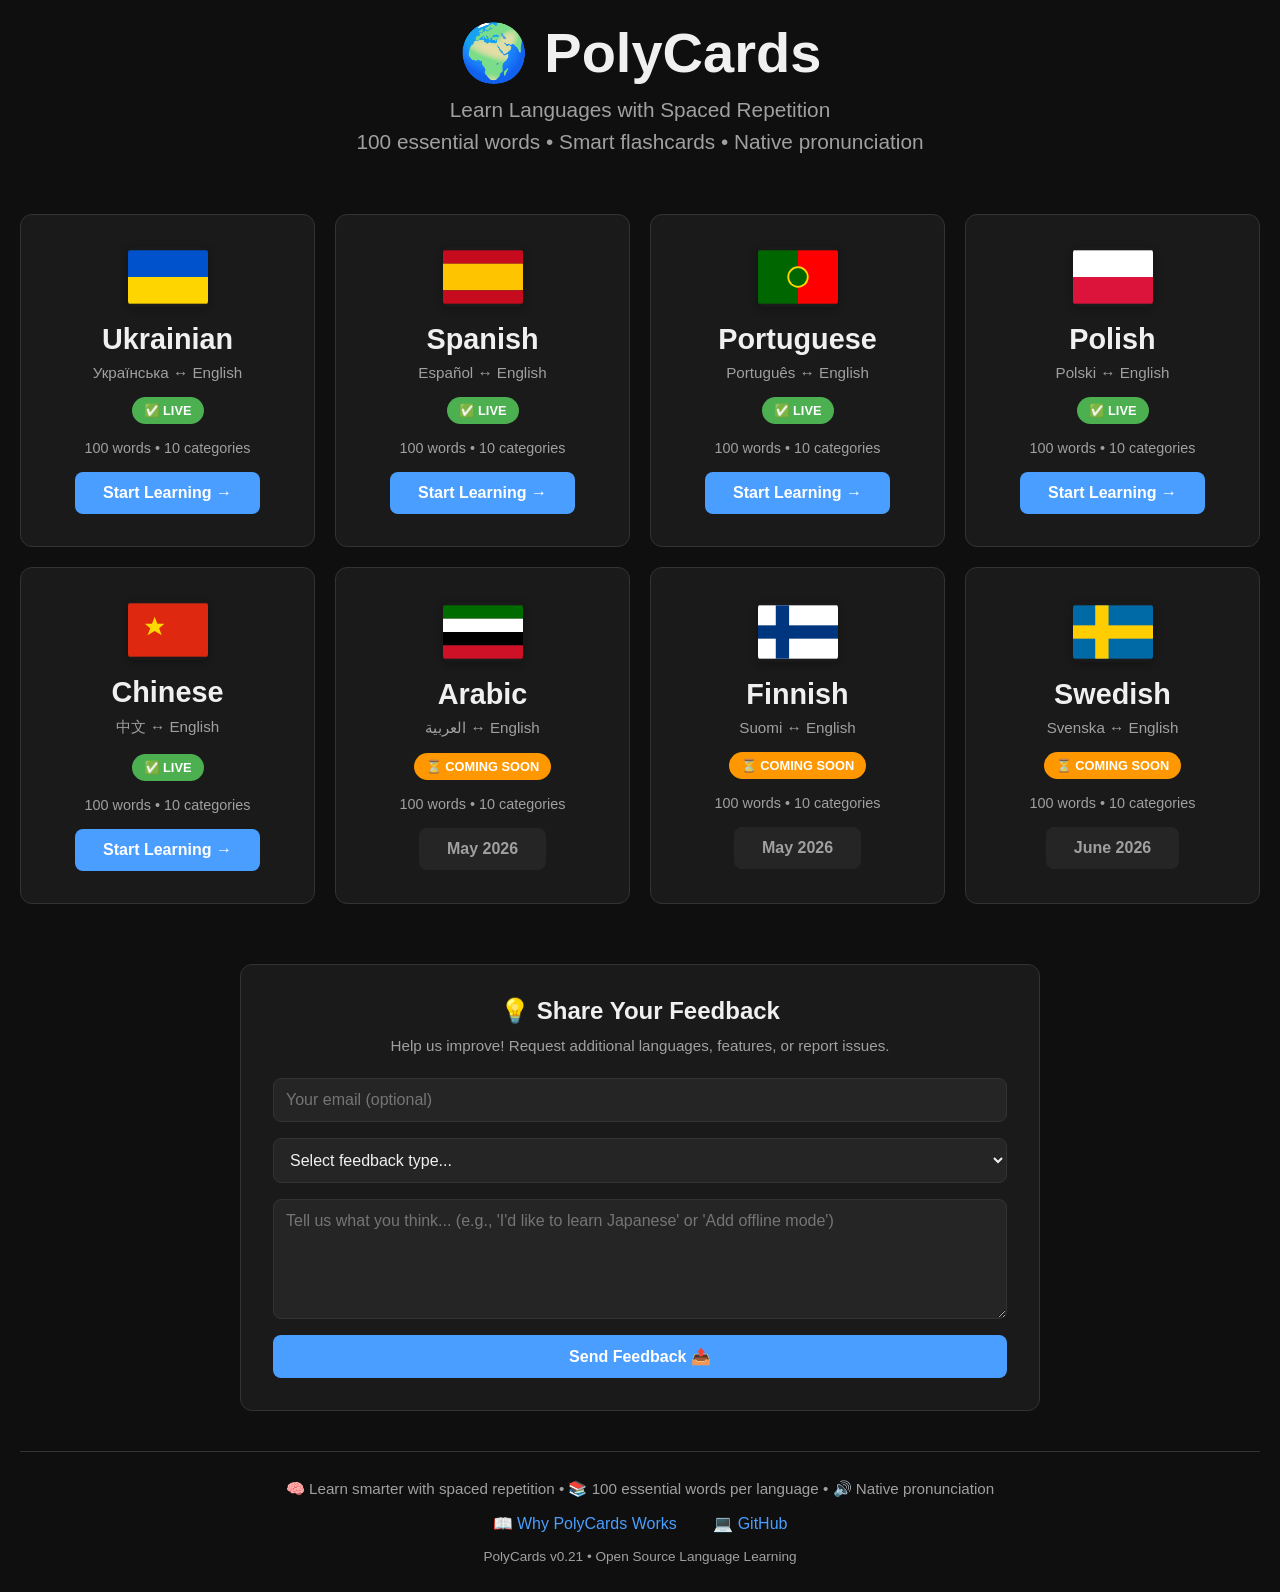
<file: indexhome.html>
<!DOCTYPE html>
<html lang="en">
<head>
  <meta charset="UTF-8"/>
  <meta name="viewport" content="width=device-width, initial-scale=1.0"/>
  <title>PolyCards - Learn Languages with Spaced Repetition</title>
  <style>
    :root {
      --bg: #0f0f0f;
      --surface: #1a1a1a;
      --surface2: #252525;
      --border: #333;
      --text: #f0f0f0;
      --text2: #a0a0a0;
      --blue: #4a9eff;
      --blue-dark: #3a7ecc;
      --green: #4caf50;
      --orange: #ff9800;
      --radius: 12px;
    }

    html {
      scroll-behavior: smooth;
    }

    * {
      margin: 0;
      padding: 0;
      box-sizing: border-box;
    }

    body {
      font-family: -apple-system, BlinkMacSystemFont, 'Segoe UI', Roboto, sans-serif;
      background: var(--bg);
      color: var(--text);
      padding: 20px;
      min-height: 100vh;
    }

    .container {
      max-width: 1400px;
      width: 100%;
      margin: 0 auto;
    }

    .header {
      text-align: center;
      margin-bottom: 60px;
    }

    .header h1 {
      font-size: 3.5rem;
      font-weight: 800;
      margin-bottom: 12px;
      color: var(--text);
    }

    .header p {
      font-size: 1.3rem;
      color: var(--text2);
      margin-bottom: 8px;
    }

    .header-sub {
      font-size: 1rem;
      color: var(--text2);
    }

    .languages-grid {
      display: grid;
      grid-template-columns: repeat(auto-fit, minmax(260px, 1fr));
      gap: 20px;
      margin-bottom: 40px;
    }

    .language-card {
      background: var(--surface);
      border: 1px solid var(--border);
      border-radius: var(--radius);
      padding: 32px 24px;
      text-align: center;
      cursor: pointer;
      transition: all 0.3s ease;
      position: relative;
      overflow: hidden;
      display: flex;
      flex-direction: column;
      justify-content: center;
      align-items: center;
      min-height: 280px;
    }

    .language-card::before {
      content: '';
      position: absolute;
      top: 0;
      left: -100%;
      width: 100%;
      height: 100%;
      background: linear-gradient(90deg, transparent, rgba(74, 158, 255, 0.1), transparent);
      transition: left 0.5s;
    }

    .language-card:hover::before {
      left: 100%;
    }

    .language-card:hover {
      transform: translateY(-8px);
      border-color: var(--blue);
      box-shadow: 0 10px 30px rgba(74, 158, 255, 0.15);
    }

    .language-flag {
      width: 80px;
      height: 60px;
      margin: 0 auto 16px;
      border-radius: 6px;
      overflow: hidden;
      box-shadow: 0 2px 8px rgba(0, 0, 0, 0.3);
      transition: transform 0.3s;
    }

    .language-flag svg {
      width: 100%;
      height: 100%;
      display: block;
    }

    .language-card:hover .language-flag {
      transform: scale(1.1);
    }

    .language-name {
      font-size: 1.8rem;
      font-weight: 700;
      color: var(--text);
      margin-bottom: 8px;
    }

    .language-subtitle {
      font-size: 0.95rem;
      color: var(--text2);
      margin-bottom: 16px;
    }

    .language-status {
      display: inline-block;
      padding: 6px 12px;
      border-radius: 20px;
      font-size: 0.8rem;
      font-weight: 600;
      margin-bottom: 16px;
    }

    .status-live {
      background: var(--green);
      color: white;
    }

    .status-soon {
      background: var(--orange);
      color: white;
    }

    .language-words {
      font-size: 0.9rem;
      color: var(--text2);
      margin-bottom: 16px;
    }

    .btn-learn {
      display: inline-block;
      background: var(--blue);
      color: white;
      padding: 12px 28px;
      border-radius: 8px;
      text-decoration: none;
      font-weight: 600;
      transition: all 0.3s;
      border: none;
      cursor: pointer;
      font-size: 1rem;
    }

    .btn-learn:hover {
      background: var(--blue-dark);
      transform: translateY(-2px);
      box-shadow: 0 8px 16px rgba(74, 158, 255, 0.3);
    }

    .btn-learn:disabled {
      background: var(--surface2);
      color: var(--text2);
      cursor: not-allowed;
      transform: none;
    }

    .footer {
      text-align: center;
      margin-top: 40px;
      padding-top: 20px;
      border-top: 1px solid var(--border);
    }

    .footer p {
      margin: 8px 0;
      font-size: 0.95rem;
      color: var(--text2);
    }

    .footer-links {
      margin-top: 16px;
    }

    .footer-links a {
      color: var(--blue);
      text-decoration: none;
      margin: 0 16px;
      transition: color 0.3s;
    }

    .footer-links a:hover {
      color: var(--blue-dark);
    }

    .feedback-section {
      background: var(--surface);
      border: 1px solid var(--border);
      border-radius: var(--radius);
      padding: 32px;
      margin-top: 60px;
      max-width: 800px;
      margin-left: auto;
      margin-right: auto;
    }

    .feedback-title {
      font-size: 1.5rem;
      font-weight: 700;
      color: var(--text);
      margin-bottom: 12px;
      text-align: center;
    }

    .feedback-subtitle {
      font-size: 0.95rem;
      color: var(--text2);
      text-align: center;
      margin-bottom: 24px;
    }

    .feedback-form {
      display: flex;
      flex-direction: column;
      gap: 16px;
    }

    .feedback-input {
      padding: 12px;
      border: 1px solid var(--border);
      background: var(--surface2);
      border-radius: 8px;
      font-size: 1rem;
      font-family: inherit;
      color: var(--text);
      transition: all 0.3s;
    }

    .feedback-input:focus {
      outline: none;
      border-color: var(--blue);
      box-shadow: 0 0 0 3px rgba(74, 158, 255, 0.1);
    }

    textarea.feedback-input {
      resize: vertical;
      min-height: 120px;
    }

    .feedback-button {
      background: var(--blue);
      color: white;
      padding: 12px 24px;
      border: none;
      border-radius: 8px;
      font-weight: 600;
      font-size: 1rem;
      cursor: pointer;
      transition: all 0.3s;
    }

    .feedback-button:hover {
      background: var(--blue-dark);
      transform: translateY(-2px);
      box-shadow: 0 8px 16px rgba(74, 158, 255, 0.3);
    }

    /* TABLET: 2 kolommen (769px - 1024px) */
    @media (min-width: 769px) and (max-width: 1024px) {
      .header h1 {
        font-size: 2.8rem;
      }

      .languages-grid {
        grid-template-columns: repeat(2, 1fr);
        gap: 16px;
      }

      .language-card {
        padding: 24px 16px;
        min-height: 260px;
      }

      .language-flag {
        width: 75px;
        height: 56px;
        margin-bottom: 12px;
      }

      .language-name {
        font-size: 1.4rem;
      }

      .language-subtitle {
        font-size: 0.9rem;
      }

      .language-words {
        font-size: 0.85rem;
      }

      .feedback-section {
        padding: 28px 20px;
      }
    }

    /* MOBIEL (iPhone): 1 kolom (max 768px) */
    @media (max-width: 768px) {
      .header h1 {
        font-size: 2rem;
      }

      .header p {
        font-size: 1rem;
      }

      .languages-grid {
        grid-template-columns: 1fr;
        gap: 12px;
      }

      .language-card {
        padding: 18px 12px;
        min-height: 220px;
      }

      .language-flag {
        width: 65px;
        height: 49px;
        margin-bottom: 10px;
      }

      .language-name {
        font-size: 1.1rem;
      }

      .language-subtitle {
        font-size: 0.8rem;
      }

      .language-words {
        font-size: 0.75rem;
      }

      .btn-learn {
        padding: 10px 20px;
        font-size: 0.9rem;
      }

      .feedback-section {
        padding: 16px 12px;
        margin-top: 30px;
      }

      .feedback-title {
        font-size: 1.2rem;
      }

      .feedback-subtitle {
        font-size: 0.8rem;
      }

      .footer {
        margin-top: 25px;
      }

      .footer p {
        font-size: 0.8rem;
      }

      .footer-links a {
        display: block;
        margin: 6px 0;
        font-size: 0.85rem;
      }
    }

    /* ZEER KLEINE MOBIEL (max 480px) */
    @media (max-width: 480px) {
      body {
        padding: 10px;
      }

      .header {
        margin-bottom: 30px;
      }

      .header h1 {
        font-size: 1.6rem;
      }

      .header p {
        font-size: 0.9rem;
      }

      .header-sub {
        font-size: 0.75rem;
      }

      .languages-grid {
        grid-template-columns: 1fr;
        gap: 10px;
      }

      .language-card {
        padding: 14px 10px;
        min-height: 200px;
      }

      .language-flag {
        width: 55px;
        height: 41px;
        margin-bottom: 8px;
      }

      .language-name {
        font-size: 0.95rem;
      }

      .language-subtitle {
        font-size: 0.75rem;
      }

      .language-words {
        font-size: 0.7rem;
      }

      .language-status {
        font-size: 0.7rem;
        padding: 4px 8px;
      }

      .btn-learn {
        padding: 8px 16px;
        font-size: 0.85rem;
      }

      .feedback-section {
        padding: 12px 10px;
        margin-top: 20px;
      }

      .feedback-title {
        font-size: 1rem;
      }

      .feedback-subtitle {
        font-size: 0.75rem;
      }

      .feedback-input,
      .feedback-button {
        font-size: 0.9rem;
      }

      .footer {
        margin-top: 20px;
      }

      .footer p {
        font-size: 0.75rem;
      }

      .footer-links a {
        display: block;
        margin: 4px 0;
        font-size: 0.8rem;
      }
    }
  </style>
</head>
<body>

<div class="container">
  <!-- HEADER -->
  <div class="header">
    <h1>🌍 PolyCards</h1>
    <p>Learn Languages with Spaced Repetition</p>
    <p class="header-sub">100 essential words • Smart flashcards • Native pronunciation</p>
  </div>

  <!-- LANGUAGES GRID -->
  <div class="languages-grid">

    <!-- 🇺🇦 UKRAINIAN - LIVE -->
    <div class="language-card">
      <div class="language-flag">
        <svg viewBox="0 0 900 600" xmlns="http://www.w3.org/2000/svg">
          <rect width="900" height="300" fill="#0052CC"/>
          <rect y="300" width="900" height="300" fill="#FFD500"/>
        </svg>
      </div>
      <div class="language-name">Ukrainian</div>
      <div class="language-subtitle">Українська ↔ English</div>
      <div class="language-status status-live">✅ LIVE</div>
      <div class="language-words">100 words • 10 categories</div>
      <button class="btn-learn" onclick="window.location.href='indexnew.html'">Start Learning →</button>
    </div>

    <!-- 🇪🇸 SPANISH - LIVE -->
    <div class="language-card">
      <div class="language-flag">
        <svg viewBox="0 0 900 600" xmlns="http://www.w3.org/2000/svg">
          <rect width="900" height="150" fill="#C60B1E"/>
          <rect y="150" width="900" height="300" fill="#FFC400"/>
          <rect y="450" width="900" height="150" fill="#C60B1E"/>
        </svg>
      </div>
      <div class="language-name">Spanish</div>
      <div class="language-subtitle">Español ↔ English</div>
      <div class="language-status status-live">✅ LIVE</div>
      <div class="language-words">100 words • 10 categories</div>
      <button class="btn-learn" onclick="window.location.href='indexnew-spanish.html'">Start Learning →</button>
    </div>

    <!-- 🇵🇹 PORTUGUESE - LIVE -->
    <div class="language-card">
      <div class="language-flag">
        <svg viewBox="0 0 900 600" xmlns="http://www.w3.org/2000/svg">
          <rect width="450" height="600" fill="#006600"/>
          <rect x="450" width="450" height="600" fill="#FF0000"/>
          <circle cx="450" cy="300" r="120" fill="#FFD700"/>
          <circle cx="450" cy="300" r="100" fill="#006600"/>
        </svg>
      </div>
      <div class="language-name">Portuguese</div>
      <div class="language-subtitle">Português ↔ English</div>
      <div class="language-status status-live">✅ LIVE</div>
      <div class="language-words">100 words • 10 categories</div>
      <button class="btn-learn" onclick="window.location.href='indexnew-portuguese.html'">Start Learning →</button>
    </div>

    <!-- 🇵🇱 POLISH - LIVE -->
    <div class="language-card">
      <div class="language-flag">
        <svg viewBox="0 0 900 600" xmlns="http://www.w3.org/2000/svg">
          <rect width="900" height="300" fill="white"/>
          <rect y="300" width="900" height="300" fill="#DC143C"/>
        </svg>
      </div>
      <div class="language-name">Polish</div>
      <div class="language-subtitle">Polski ↔ English</div>
      <div class="language-status status-live">✅ LIVE</div>
      <div class="language-words">100 words • 10 categories</div>
      <button class="btn-learn" onclick="window.location.href='indexnew-polish.html'">Start Learning →</button>
    </div>

    <!-- 🇨🇳 CHINESE - LIVE -->
    <div class="language-card">
      <div class="language-flag">
        <svg viewBox="0 0 900 600" xmlns="http://www.w3.org/2000/svg">
          <rect width="900" height="600" fill="#DE2910"/>
          <polygon points="300,150 330,230 410,230 350,280 380,360 300,310 220,360 250,280 190,230 270,230" fill="#FFD700"/>
        </svg>
      </div>
      <div class="language-name">Chinese</div>
      <div class="language-subtitle">中文 ↔ English</div>
      <div class="language-status status-live">✅ LIVE</div>
      <div class="language-words">100 words • 10 categories</div>
      <button class="btn-learn" onclick="window.location.href='indexnew-chinese.html'">Start Learning →</button>
    </div>

    <!-- 🇸🇦 ARABIC - COMING SOON -->
    <div class="language-card">
      <div class="language-flag">
        <svg viewBox="0 0 900 600" xmlns="http://www.w3.org/2000/svg">
          <rect width="900" height="150" fill="#006C00"/>
          <rect y="150" width="900" height="150" fill="white"/>
          <rect y="300" width="900" height="150" fill="#000000"/>
          <rect y="450" width="900" height="150" fill="#CE1126"/>
        </svg>
      </div>
      <div class="language-name">Arabic</div>
      <div class="language-subtitle">العربية ↔ English</div>
      <div class="language-status status-soon">⏳ COMING SOON</div>
      <div class="language-words">100 words • 10 categories</div>
      <button class="btn-learn" disabled>May 2026</button>
    </div>

    <!-- 🇫🇮 FINNISH - COMING SOON -->
    <div class="language-card">
      <div class="language-flag">
        <svg viewBox="0 0 900 600" xmlns="http://www.w3.org/2000/svg">
          <rect width="900" height="600" fill="white"/>
          <rect x="200" y="0" width="150" height="600" fill="#003580"/>
          <rect x="0" y="225" width="900" height="150" fill="#003580"/>
        </svg>
      </div>
      <div class="language-name">Finnish</div>
      <div class="language-subtitle">Suomi ↔ English</div>
      <div class="language-status status-soon">⏳ COMING SOON</div>
      <div class="language-words">100 words • 10 categories</div>
      <button class="btn-learn" disabled>May 2026</button>
    </div>

    <!-- 🇸🇪 SWEDISH - COMING SOON -->
    <div class="language-card">
      <div class="language-flag">
        <svg viewBox="0 0 900 600" xmlns="http://www.w3.org/2000/svg">
          <rect width="900" height="600" fill="#006AA7"/>
          <rect x="250" y="0" width="150" height="600" fill="#FFCD00"/>
          <rect x="0" y="225" width="900" height="150" fill="#FFCD00"/>
        </svg>
      </div>
      <div class="language-name">Swedish</div>
      <div class="language-subtitle">Svenska ↔ English</div>
      <div class="language-status status-soon">⏳ COMING SOON</div>
      <div class="language-words">100 words • 10 categories</div>
      <button class="btn-learn" disabled>June 2026</button>
    </div>

  </div>

  <!-- FEEDBACK SECTION -->
  <div class="feedback-section">
    <div class="feedback-title">💡 Share Your Feedback</div>
    <div class="feedback-subtitle">Help us improve! Request additional languages, features, or report issues.</div>
    
    <form class="feedback-form" onsubmit="handleFeedback(event)">
      <input 
        type="email" 
        class="feedback-input" 
        placeholder="Your email (optional)" 
        name="email"
      />
      
      <select class="feedback-input" name="type" required>
        <option value="">Select feedback type...</option>
        <option value="language">🌍 Request a Language</option>
        <option value="feature">✨ Suggest a Feature</option>
        <option value="bug">🐛 Report a Bug</option>
        <option value="other">💬 Other</option>
      </select>
      
      <textarea 
        class="feedback-input" 
        placeholder="Tell us what you think... (e.g., 'I'd like to learn Japanese' or 'Add offline mode')" 
        name="message" 
        required
      ></textarea>
      
      <button type="submit" class="feedback-button">Send Feedback 📤</button>
    </form>
  </div>

  <!-- FOOTER -->
  <div class="footer">
    <p>🧠 Learn smarter with spaced repetition • 📚 100 essential words per language • 🔊 Native pronunciation</p>
    <div class="footer-links">
      <a href="theories.html">📖 Why PolyCards Works</a>
      <a href="https://github.com/djdehoon/polycards" target="_blank">💻 GitHub</a>
    </div>
    <p style="margin-top: 16px; font-size: 0.85rem; color: var(--text2);">PolyCards v0.21 • Open Source Language Learning</p>
  </div>

</div>

<script>
  function handleFeedback(e) {
    e.preventDefault();
    
    const email = document.querySelector('input[name="email"]').value;
    const type = document.querySelector('select[name="type"]').value;
    const message = document.querySelector('textarea[name="message"]').value;
    
    alert('✅ Thank you for your feedback!\\n\\nWe appreciate your suggestions and will review them soon.');
    
    e.target.reset();
  }
</script>

</body>
</html>
</file>
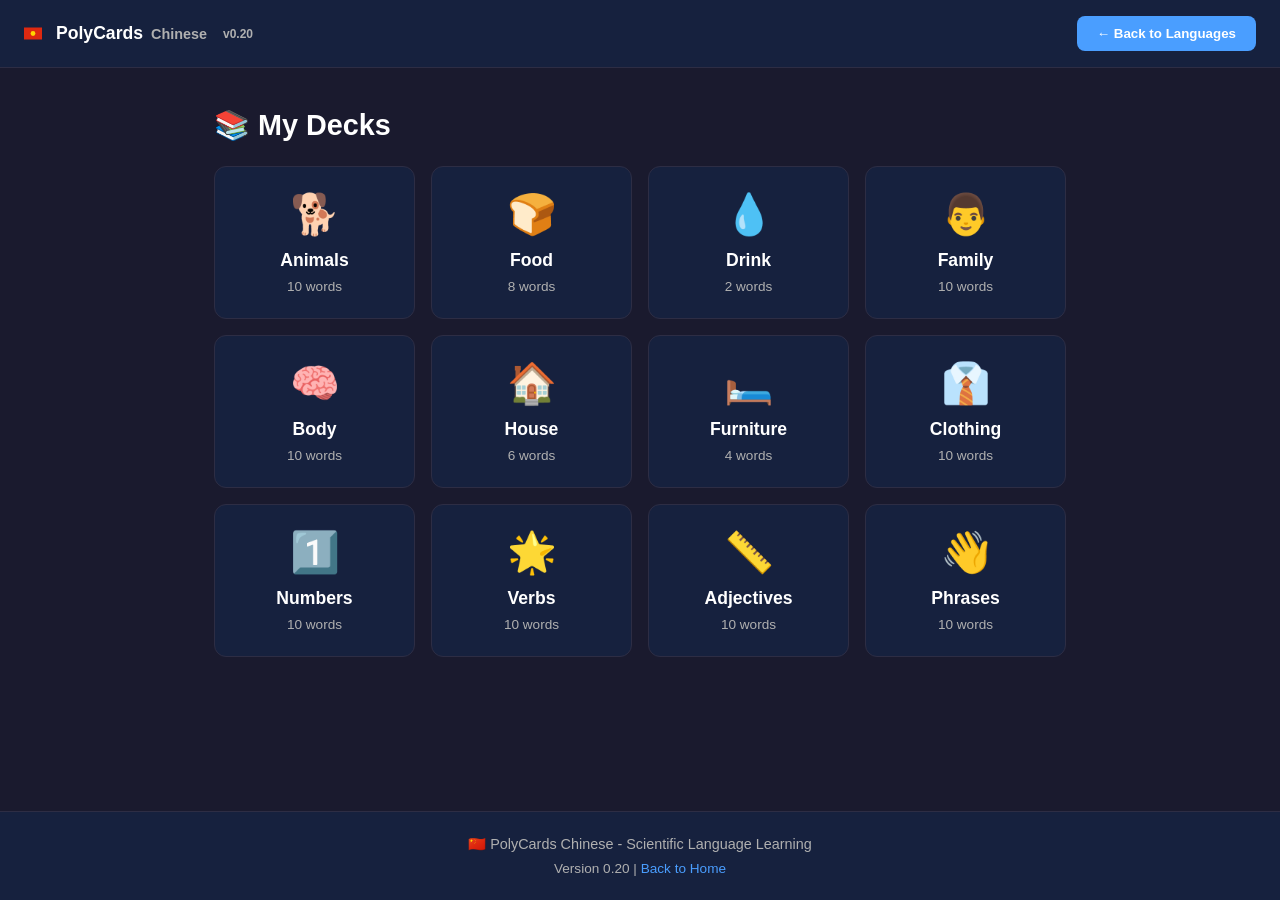
<file: indexnew-chinese.html>
<!DOCTYPE html>
<html lang="zh">
<head>
  <meta charset="UTF-8"/>
  <meta name="viewport" content="width=device-width, initial-scale=1.0"/>
  <title>🇨🇳 PolyCards Chinese</title>
  <style>
    :root {
      --primary: #de2910;
      --primary-light: #FFD700;
      --surface: #1a1a2e;
      --surface2: #16213e;
      --text: #ffffff;
      --text2: #b0b0b0;
      --border: #2d2d44;
      --blue: #4a9eff;
      --green: #4caf50;
      --orange: #ff9800;
      --red: #f44336;
      --radius: 8px;
      --spacing: 16px;
    }

    * {
      margin: 0;
      padding: 0;
      box-sizing: border-box;
    }

    html, body {
      height: 100%;
      font-family: -apple-system, BlinkMacSystemFont, 'Segoe UI', 'Noto Sans CJK SC', Roboto, sans-serif;
      background: var(--surface);
      color: var(--text);
    }

    body {
      display: flex;
      flex-direction: column;
    }

    /* SCROLLBAR */
    ::-webkit-scrollbar {
      width: 10px;
    }

    ::-webkit-scrollbar-track {
      background: var(--surface);
    }

    ::-webkit-scrollbar-thumb {
      background: linear-gradient(180deg, var(--blue), #FFD700);
      border-radius: 10px;
      border: 2px solid var(--surface);
    }

    ::-webkit-scrollbar-thumb:hover {
      background: linear-gradient(180deg, #3a8eef, #ffc700);
      box-shadow: 0 0 12px rgba(74, 158, 255, 0.5);
    }

    /* NAVBAR */
    nav {
      background: var(--surface2);
      border-bottom: 1px solid var(--border);
      padding: 16px 24px;
      display: flex;
      justify-content: space-between;
      align-items: center;
      gap: 20px;
    }

    .nav-logo {
      display: flex;
      align-items: center;
      gap: 8px;
      font-weight: 700;
      font-size: 1.1rem;
    }

    .logo-name {
      color: var(--text);
    }

    .logo-country {
      color: var(--text2);
      font-size: 0.9rem;
    }

    .nav-version {
      color: var(--text2);
      font-size: 0.75rem;
      margin-left: 8px;
    }

    .nav-buttons {
      display: flex;
      gap: 12px;
    }

    .btn-back {
      background: var(--blue);
      color: white;
      border: none;
      padding: 10px 20px;
      border-radius: var(--radius);
      cursor: pointer;
      font-weight: 600;
      transition: all 0.3s;
    }

    .btn-back:hover {
      background: #3a8eef;
      transform: translateY(-2px);
    }

    /* MAIN */
    main {
      flex: 1;
      overflow-y: auto;
      padding: 40px 24px;
      max-width: 900px;
      margin: 0 auto;
      width: 100%;
    }

    /* PAGES */
    .page {
      display: none;
    }

    .page.active {
      display: block;
    }

    .page-title {
      font-size: 1.8rem;
      font-weight: 800;
      margin-bottom: 24px;
      color: var(--text);
    }

    /* DECKS PAGE */
    .deck-list {
      display: grid;
      grid-template-columns: repeat(auto-fill, minmax(200px, 1fr));
      gap: 16px;
    }

    .deck-card {
      background: var(--surface2);
      border: 1px solid var(--border);
      border-radius: 12px;
      padding: 24px;
      cursor: pointer;
      transition: all 0.3s;
      text-align: center;
    }

    .deck-card:hover {
      border-color: var(--blue);
      box-shadow: 0 8px 24px rgba(74, 158, 255, 0.15);
      transform: translateY(-4px);
    }

    .deck-emoji {
      font-size: 2.5rem;
      margin-bottom: 12px;
    }

    .deck-name {
      font-size: 1.1rem;
      font-weight: bold;
      margin-bottom: 8px;
    }

    .deck-stats {
      font-size: 0.85rem;
      color: var(--text2);
    }

    /* STUDY PAGE */
    .study-topbar {
      display: flex;
      justify-content: space-between;
      align-items: center;
      margin-bottom: 24px;
      padding: 16px;
      background: var(--surface2);
      border-radius: 8px;
    }

    .study-stats {
      display: flex;
      gap: 16px;
      font-size: 0.9rem;
    }

    .stat-item {
      display: flex;
      align-items: center;
      gap: 4px;
    }

    .stat-label {
      color: var(--text2);
    }

    .stat-value {
      color: var(--text);
      font-weight: 600;
    }

    /* FLASHCARD */
    .flashcard-wrap {
      perspective: 1200px;
      margin-bottom: 24px;
    }

    .flashcard {
      position: relative;
      width: 100%;
      height: 300px;
      cursor: pointer;
      transform-style: preserve-3d;
      transition: transform 0.6s;
    }

    .flashcard.flipped {
      transform: rotateY(180deg);
    }

    .flashcard-face {
      position: absolute;
      width: 100%;
      height: 100%;
      backface-visibility: hidden;
      display: flex;
      flex-direction: column;
      justify-content: center;
      align-items: center;
      border-radius: 12px;
      padding: 40px;
      text-align: center;
      border: 2px solid var(--border);
    }

    .flashcard-front {
      background: linear-gradient(135deg, rgba(74, 158, 255, 0.1), rgba(255, 215, 0, 0.05));
      color: var(--text);
    }

    .flashcard-back {
      background: linear-gradient(135deg, rgba(76, 175, 80, 0.1), rgba(74, 158, 255, 0.05));
      transform: rotateY(180deg);
    }

    .flashcard-tag {
      font-size: 0.85rem;
      color: var(--text2);
      margin-bottom: 12px;
      text-transform: uppercase;
      font-weight: 600;
    }

    .flashcard-emoji {
      font-size: 2rem;
      margin-bottom: 12px;
    }

    .flashcard-word {
      font-size: 2.5rem;
      font-weight: 800;
      margin-bottom: 12px;
      color: var(--blue);
    }

    .flashcard-translit {
      font-size: 1rem;
      color: var(--text2);
      margin-bottom: 16px;
      font-style: italic;
    }

    .flashcard-sentence {
      font-size: 0.95rem;
      color: var(--text2);
      margin: 16px 0;
      line-height: 1.5;
    }

    .flashcard-hint {
      font-size: 0.85rem;
      color: var(--text2);
      margin-top: 16px;
      font-style: italic;
    }

    .speak-btn {
      background: var(--blue);
      color: white;
      border: none;
      padding: 10px 20px;
      border-radius: 8px;
      cursor: pointer;
      font-weight: 600;
      margin-top: 16px;
      transition: all 0.3s;
    }

    .speak-btn:hover {
      background: #3a8eef;
    }

    .show-ans-btn {
      width: 100%;
      background: var(--green);
      color: white;
      border: none;
      padding: 16px;
      border-radius: 8px;
      cursor: pointer;
      font-weight: 600;
      font-size: 1rem;
      transition: all 0.3s;
      margin-bottom: 16px;
    }

    .show-ans-btn:hover {
      background: #45a049;
    }

    /* RATING BUTTONS */
    .rating-buttons {
      display: grid;
      grid-template-columns: repeat(4, 1fr);
      gap: 8px;
      margin-bottom: 24px;
    }

    .rating-btn {
      padding: 12px;
      border: 1px solid var(--border);
      border-radius: 8px;
      background: var(--surface2);
      color: var(--text);
      cursor: pointer;
      font-weight: 600;
      transition: all 0.3s;
      font-size: 0.9rem;
    }

    .rating-btn:hover {
      border-color: var(--blue);
      background: var(--surface);
    }

    .rating-btn.again { background: rgba(244, 67, 54, 0.2); border-color: #f44336; }
    .rating-btn.hard { background: rgba(255, 152, 0, 0.2); border-color: #ff9800; }
    .rating-btn.good { background: rgba(76, 175, 80, 0.2); border-color: #4caf50; }
    .rating-btn.easy { background: rgba(29, 78, 216, 0.2); border-color: #1d4ed8; }

    /* BROWSE PAGE */
    .browse-search {
      margin-bottom: 24px;
    }

    .search-input {
      width: 100%;
      padding: 12px;
      border: 1px solid var(--border);
      border-radius: 8px;
      background: var(--surface2);
      color: var(--text);
      font-size: 1rem;
    }

    .search-input:focus {
      outline: none;
      border-color: var(--blue);
    }

    .cards-table {
      width: 100%;
      border-collapse: collapse;
    }

    .cards-table th {
      background: var(--surface2);
      padding: 12px;
      text-align: left;
      font-weight: 600;
      border-bottom: 2px solid var(--border);
    }

    .cards-table td {
      padding: 12px;
      border-bottom: 1px solid var(--border);
    }

    .cards-table tr:hover {
      background: var(--surface2);
    }

    /* FOOTER */
    footer {
      background: var(--surface2);
      border-top: 1px solid var(--border);
      padding: 24px;
      text-align: center;
      color: var(--text2);
      font-size: 0.9rem;
    }

    /* RESPONSIVE */
    @media (max-width: 768px) {
      nav {
        flex-direction: column;
        gap: 12px;
      }

      main {
        padding: 24px 16px;
      }

      .page-title {
        font-size: 1.4rem;
      }

      .flashcard {
        height: 250px;
      }

      .flashcard-word {
        font-size: 2rem;
      }

      .rating-buttons {
        grid-template-columns: repeat(2, 1fr);
      }

      .deck-list {
        grid-template-columns: repeat(auto-fill, minmax(150px, 1fr));
      }
    }
  </style>
</head>
<body>

<!-- NAVBAR -->
<nav>
  <div class="nav-logo">
    <svg width="18" height="13" viewBox="0 0 3 2" style="display:inline-block;vertical-align:middle;margin-right:6px;">
      <rect fill="#DE2910" width="3" height="2"/>
      <circle cx="1.5" cy="1" r="0.4" fill="#FFD700"/>
    </svg>
    <span class="logo-name">PolyCards</span>
    <span class="logo-country">Chinese</span>
    <span class="nav-version">v0.20</span>
  </div>
  <div class="nav-buttons">
    <button class="btn-back" onclick="window.location.href='indexhome.html'">← Back to Languages</button>
  </div>
</nav>

<!-- MAIN -->
<main>

  <!-- DECKS PAGE -->
  <div class="page active" id="page-decks">
    <h1 class="page-title">📚 My Decks</h1>
    <div class="deck-list" id="deck-list"></div>
  </div>

  <!-- STUDY PAGE -->
  <div class="page" id="page-study">
    <h1 class="page-title">Study</h1>
    
    <div class="study-topbar">
      <div class="study-stats">
        <div class="stat-item">
          <span class="stat-label">New:</span>
          <span class="stat-value" id="new-count">0</span>
        </div>
        <div class="stat-item">
          <span class="stat-label">Learning:</span>
          <span class="stat-value" id="learning-count">0</span>
        </div>
        <div class="stat-item">
          <span class="stat-label">Due:</span>
          <span class="stat-value" id="due-count">0</span>
        </div>
      </div>
      <button class="btn-back" onclick="showPage('decks')">← Back to Decks</button>
    </div>

    <div class="flashcard-wrap">
      <div class="flashcard" id="flashcard" onclick="flipCard()">
        <div class="flashcard-face flashcard-front">
          <div class="flashcard-tag" id="flashcard-tag"></div>
          <div class="flashcard-emoji" id="flashcard-emoji"></div>
          <div class="flashcard-word" id="flashcard-word"></div>
          <div class="flashcard-translit" id="flashcard-translit"></div>
          <div class="flashcard-sentence" id="flashcard-sentence"></div>
          <button class="speak-btn" onclick="speakWord(event)">🔊 Pronounce</button>
          <div class="flashcard-hint">👆 Click to reveal</div>
        </div>
        <div class="flashcard-face flashcard-back">
          <div class="flashcard-tag" id="flashcard-back-tag"></div>
          <div class="flashcard-emoji" id="flashcard-back-emoji"></div>
          <div class="flashcard-word" id="flashcard-answer"></div>
          <div class="flashcard-translit" id="flashcard-answer-translit"></div>
          <div class="flashcard-sentence" id="flashcard-back-sentence"></div>
          <button class="speak-btn" onclick="speakWord(event)">🔊 Pronounce</button>
        </div>
      </div>
    </div>

    <button class="show-ans-btn" id="show-ans-btn" onclick="flipCard()">Show Answer</button>

    <div class="rating-buttons" id="rating-buttons" style="display:none;">
      <button class="rating-btn again" onclick="rateCard(1)">Again</button>
      <button class="rating-btn hard" onclick="rateCard(2)">Hard</button>
      <button class="rating-btn good" onclick="rateCard(3)">Good</button>
      <button class="rating-btn easy" onclick="rateCard(4)">Easy</button>
    </div>

    <div id="study-done" style="display:none; text-align:center; padding:40px;">
      <h2 style="font-size:2rem; margin-bottom:16px;">🎉 Deck Complete!</h2>
      <p style="color:var(--text2); margin-bottom:24px;">Great job! Come back tomorrow for your review.</p>
      <button class="btn-back" onclick="showPage('decks')">← Back to Decks</button>
    </div>
  </div>

  <!-- BROWSE PAGE -->
  <div class="page" id="page-browse">
    <h1 class="page-title">📖 All Words</h1>
    
    <div class="browse-search">
      <input type="text" class="search-input" id="search-input" placeholder="Search words..." onkeyup="filterCards()">
    </div>

    <table class="cards-table">
      <thead>
        <tr>
          <th>Chinese</th>
          <th>Pinyin</th>
          <th>English</th>
          <th>Category</th>
        </tr>
      </thead>
      <tbody id="cards-tbody"></tbody>
    </table>
  </div>

  <!-- STATS PAGE -->
  <div class="page" id="page-stats">
    <h1 class="page-title">📊 Statistics</h1>
    <div id="stats-display" style="padding:24px; background:var(--surface2); border-radius:12px;">
      <p style="color:var(--text2);">Learning statistics will appear here as you study.</p>
    </div>
  </div>

</main>

<!-- FOOTER -->
<footer>
  <p>🇨🇳 PolyCards Chinese - Scientific Language Learning</p>
  <p style="margin-top:8px; font-size:0.85rem;">Version 0.20 | <a href="indexhome.html" style="color:var(--blue); text-decoration:none;">Back to Home</a></p>
</footer>

<!-- JAVASCRIPT -->
<script>
  // ════════════════════════════════════════
  // DATA - 100 CHINESE WORDS (MANDARIN)
  // ════════════════════════════════════════

  const words = [
    // ANIMALS (10)
    { zh: "狗", pinyin: "gǒu", en: "dog", category: "Animals", emoji: "🐕", sentence_zh: "狗很友好", sentence_en: "The dog is friendly" },
    { zh: "猫", pinyin: "māo", en: "cat", category: "Animals", emoji: "🐱", sentence_zh: "猫睡觉", sentence_en: "The cat sleeps" },
    { zh: "鸟", pinyin: "niǎo", en: "bird", category: "Animals", emoji: "🐦", sentence_zh: "鸟飞行", sentence_en: "The bird flies" },
    { zh: "马", pinyin: "mǎ", en: "horse", category: "Animals", emoji: "🐴", sentence_zh: "马跑步", sentence_en: "The horse runs" },
    { zh: "牛", pinyin: "niú", en: "cow", category: "Animals", emoji: "🐄", sentence_zh: "牛吃草", sentence_en: "The cow eats grass" },
    { zh: "猪", pinyin: "zhū", en: "pig", category: "Animals", emoji: "🐷", sentence_zh: "猪很胖", sentence_en: "The pig is fat" },
    { zh: "羊", pinyin: "yáng", en: "sheep", category: "Animals", emoji: "🐑", sentence_zh: "羊有毛", sentence_en: "The sheep has wool" },
    { zh: "鸡", pinyin: "jī", en: "rooster", category: "Animals", emoji: "🐓", sentence_zh: "鸡唱歌", sentence_en: "The rooster sings" },
    { zh: "鸭", pinyin: "yā", en: "duck", category: "Animals", emoji: "🦆", sentence_zh: "鸭游泳", sentence_en: "The duck swims" },
    { zh: "鱼", pinyin: "yú", en: "fish", category: "Animals", emoji: "🐠", sentence_zh: "鱼在水里游", sentence_en: "The fish swims in water" },

    // FOOD & DRINK (10)
    { zh: "面包", pinyin: "miànbāo", en: "bread", category: "Food", emoji: "🍞", sentence_zh: "我早餐吃面包", sentence_en: "I eat bread for breakfast" },
    { zh: "水", pinyin: "shuǐ", en: "water", category: "Drink", emoji: "💧", sentence_zh: "我每天喝水", sentence_en: "I drink water every day" },
    { zh: "苹果", pinyin: "píngguǒ", en: "apple", category: "Food", emoji: "🍎", sentence_zh: "苹果是红色的", sentence_en: "The apple is red" },
    { zh: "香蕉", pinyin: "xiāngjiāo", en: "banana", category: "Food", emoji: "🍌", sentence_zh: "香蕉是黄色的", sentence_en: "The banana is yellow" },
    { zh: "橙子", pinyin: "chéngzi", en: "orange", category: "Food", emoji: "🍊", sentence_zh: "橙子很甜", sentence_en: "The orange is sweet" },
    { zh: "奶酪", pinyin: "nǎilào", en: "cheese", category: "Food", emoji: "🧀", sentence_zh: "奶酪很好吃", sentence_en: "The cheese is delicious" },
    { zh: "牛奶", pinyin: "niúnǎi", en: "milk", category: "Drink", emoji: "🥛", sentence_zh: "牛奶是白色的", sentence_en: "The milk is white" },
    { zh: "肉", pinyin: "ròu", en: "meat", category: "Food", emoji: "🥩", sentence_zh: "肉是蛋白质", sentence_en: "Meat is protein" },
    { zh: "鸡肉", pinyin: "jīròu", en: "chicken", category: "Food", emoji: "🍗", sentence_zh: "鸡肉很好吃", sentence_en: "The chicken is tasty" },
    { zh: "米", pinyin: "mǐ", en: "rice", category: "Food", emoji: "🍚", sentence_zh: "米是白色的", sentence_en: "The rice is white" },

    // FAMILY (10)
    { zh: "父亲", pinyin: "fùqin", en: "father", category: "Family", emoji: "👨", sentence_zh: "我父亲工作", sentence_en: "My father works" },
    { zh: "母亲", pinyin: "mǔqin", en: "mother", category: "Family", emoji: "👩", sentence_zh: "我母亲做饭", sentence_en: "My mother cooks" },
    { zh: "哥哥", pinyin: "gēge", en: "brother", category: "Family", emoji: "👦", sentence_zh: "我哥哥玩耍", sentence_en: "My brother plays" },
    { zh: "妹妹", pinyin: "mèimei", en: "sister", category: "Family", emoji: "👧", sentence_zh: "我妹妹学习", sentence_en: "My sister studies" },
    { zh: "爷爷", pinyin: "yéye", en: "grandfather", category: "Family", emoji: "👴", sentence_zh: "我爷爷很老", sentence_en: "My grandfather is old" },
    { zh: "奶奶", pinyin: "nǎinai", en: "grandmother", category: "Family", emoji: "👵", sentence_zh: "我奶奶很善良", sentence_en: "My grandmother is kind" },
    { zh: "儿子", pinyin: "érzi", en: "son", category: "Family", emoji: "👦", sentence_zh: "我儿子很小", sentence_en: "My son is small" },
    { zh: "女儿", pinyin: "nǚ'ér", en: "daughter", category: "Family", emoji: "👧", sentence_zh: "我女儿很聪明", sentence_en: "My daughter is smart" },
    { zh: "叔叔", pinyin: "shūshu", en: "uncle", category: "Family", emoji: "👨", sentence_zh: "我叔叔是工程师", sentence_en: "My uncle is an engineer" },
    { zh: "阿姨", pinyin: "āyí", en: "aunt", category: "Family", emoji: "👩", sentence_zh: "我阿姨是医生", sentence_en: "My aunt is a doctor" },

    // BODY PARTS (10)
    { zh: "头", pinyin: "tóu", en: "head", category: "Body", emoji: "🧠", sentence_zh: "我头疼", sentence_en: "My head hurts" },
    { zh: "眼睛", pinyin: "yǎnjing", en: "eye", category: "Body", emoji: "👁️", sentence_zh: "我有两只眼睛", sentence_en: "I have two eyes" },
    { zh: "鼻子", pinyin: "bízi", en: "nose", category: "Body", emoji: "👃", sentence_zh: "我的鼻子很小", sentence_en: "My nose is small" },
    { zh: "耳朵", pinyin: "ěrduǒ", en: "ear", category: "Body", emoji: "👂", sentence_zh: "我用耳朵听", sentence_en: "I listen with my ears" },
    { zh: "嘴", pinyin: "zuǐ", en: "mouth", category: "Body", emoji: "👄", sentence_zh: "我用嘴说话", sentence_en: "I speak with my mouth" },
    { zh: "手臂", pinyin: "shǒǎ", en: "arm", category: "Body", emoji: "💪", sentence_zh: "我有两只手臂", sentence_en: "I have two arms" },
    { zh: "手", pinyin: "shǒu", en: "hand", category: "Body", emoji: "✋", sentence_zh: "我用手写字", sentence_en: "I write with my hand" },
    { zh: "腿", pinyin: "tuǐ", en: "leg", category: "Body", emoji: "🦵", sentence_zh: "我有两条腿", sentence_en: "I have two legs" },
    { zh: "脚", pinyin: "jiǎo", en: "foot", category: "Body", emoji: "🦶", sentence_zh: "我用脚走路", sentence_en: "I walk with my feet" },
    { zh: "心", pinyin: "xīn", en: "heart", category: "Body", emoji: "❤️", sentence_zh: "心跳动", sentence_en: "The heart beats" },

    // HOUSE & FURNITURE (10)
    { zh: "房子", pinyin: "fángzi", en: "house", category: "House", emoji: "🏠", sentence_zh: "我的房子很大", sentence_en: "My house is big" },
    { zh: "门", pinyin: "mén", en: "door", category: "House", emoji: "🚪", sentence_zh: "门是关闭的", sentence_en: "The door is closed" },
    { zh: "窗户", pinyin: "chuānghu", en: "window", category: "House", emoji: "🪟", sentence_zh: "窗户是打开的", sentence_en: "The window is open" },
    { zh: "床", pinyin: "chuáng", en: "bed", category: "Furniture", emoji: "🛏️", sentence_zh: "我在床上睡觉", sentence_en: "I sleep in the bed" },
    { zh: "桌子", pinyin: "zhuōzi", en: "table", category: "Furniture", emoji: "🪑", sentence_zh: "我在桌子上吃饭", sentence_en: "I eat at the table" },
    { zh: "椅子", pinyin: "yǐzi", en: "chair", category: "Furniture", emoji: "🪑", sentence_zh: "我坐在椅子上", sentence_en: "I sit on the chair" },
    { zh: "沙发", pinyin: "shāfā", en: "sofa", category: "Furniture", emoji: "🛋️", sentence_zh: "我在沙发上看电视", sentence_en: "I watch TV on the sofa" },
    { zh: "厨房", pinyin: "chúfáng", en: "kitchen", category: "House", emoji: "🍳", sentence_zh: "我在厨房做饭", sentence_en: "I cook in the kitchen" },
    { zh: "浴室", pinyin: "yùshì", en: "bathroom", category: "House", emoji: "🚿", sentence_zh: "我在浴室洗澡", sentence_en: "I shower in the bathroom" },
    { zh: "卧室", pinyin: "wòshì", en: "bedroom", category: "House", emoji: "🛌", sentence_zh: "我在卧室睡觉", sentence_en: "I sleep in the bedroom" },

    // CLOTHING (10)
    { zh: "衬衫", pinyin: "chènshān", en: "shirt", category: "Clothing", emoji: "👔", sentence_zh: "我穿蓝色衬衫", sentence_en: "I wear a blue shirt" },
    { zh: "裤子", pinyin: "kùzi", en: "pants", category: "Clothing", emoji: "👖", sentence_zh: "我的裤子是黑色的", sentence_en: "My pants are black" },
    { zh: "裙子", pinyin: "qúnzi", en: "skirt", category: "Clothing", emoji: "👗", sentence_zh: "她穿裙子", sentence_en: "She wears a skirt" },
    { zh: "鞋", pinyin: "xié", en: "shoe", category: "Clothing", emoji: "👞", sentence_zh: "我的鞋很舒服", sentence_en: "My shoes are comfortable" },
    { zh: "帽子", pinyin: "màozi", en: "hat", category: "Clothing", emoji: "🎩", sentence_zh: "我戴帽子", sentence_en: "I wear a hat" },
    { zh: "袜子", pinyin: "wàzi", en: "sock", category: "Clothing", emoji: "🧦", sentence_zh: "我的袜子是白色的", sentence_en: "My socks are white" },
    { zh: "外套", pinyin: "wàitào", en: "coat", category: "Clothing", emoji: "🧥", sentence_zh: "我的外套很温暖", sentence_en: "My coat is warm" },
    { zh: "连衣裙", pinyin: "liányīqún", en: "dress", category: "Clothing", emoji: "👗", sentence_zh: "她的连衣裙很漂亮", sentence_en: "Her dress is beautiful" },
    { zh: "领带", pinyin: "lǐngdài", en: "tie", category: "Clothing", emoji: "👔", sentence_zh: "我穿红色领带", sentence_en: "I wear a red tie" },
    { zh: "腰带", pinyin: "yāodài", en: "belt", category: "Clothing", emoji: "⌚", sentence_zh: "我的腰带是皮革的", sentence_en: "My belt is leather" },

    // NUMBERS (10)
    { zh: "一", pinyin: "yī", en: "one", category: "Numbers", emoji: "1️⃣", sentence_zh: "我有一个", sentence_en: "I have one" },
    { zh: "二", pinyin: "èr", en: "two", category: "Numbers", emoji: "2️⃣", sentence_zh: "我有两个", sentence_en: "I have two" },
    { zh: "三", pinyin: "sān", en: "three", category: "Numbers", emoji: "3️⃣", sentence_zh: "我有三个", sentence_en: "I have three" },
    { zh: "四", pinyin: "sì", en: "four", category: "Numbers", emoji: "4️⃣", sentence_zh: "我有四个", sentence_en: "I have four" },
    { zh: "五", pinyin: "wǔ", en: "five", category: "Numbers", emoji: "5️⃣", sentence_zh: "我有五个", sentence_en: "I have five" },
    { zh: "六", pinyin: "liù", en: "six", category: "Numbers", emoji: "6️⃣", sentence_zh: "我有六个", sentence_en: "I have six" },
    { zh: "七", pinyin: "qī", en: "seven", category: "Numbers", emoji: "7️⃣", sentence_zh: "我有七个", sentence_en: "I have seven" },
    { zh: "八", pinyin: "bā", en: "eight", category: "Numbers", emoji: "8️⃣", sentence_zh: "我有八个", sentence_en: "I have eight" },
    { zh: "九", pinyin: "jiǔ", en: "nine", category: "Numbers", emoji: "9️⃣", sentence_zh: "我有九个", sentence_en: "I have nine" },
    { zh: "十", pinyin: "shí", en: "ten", category: "Numbers", emoji: "🔟", sentence_zh: "我有十个", sentence_en: "I have ten" },

    // VERBS (10)
    { zh: "是", pinyin: "shì", en: "to be", category: "Verbs", emoji: "🌟", sentence_zh: "我是", sentence_en: "I am" },
    { zh: "有", pinyin: "yǒu", en: "to have", category: "Verbs", emoji: "✋", sentence_zh: "我有一本书", sentence_en: "I have a book" },
    { zh: "做", pinyin: "zuò", en: "to do", category: "Verbs", emoji: "✅", sentence_zh: "我做功课", sentence_en: "I do homework" },
    { zh: "去", pinyin: "qù", en: "to go", category: "Verbs", emoji: "🚶", sentence_zh: "我去电影院", sentence_en: "I go to the cinema" },
    { zh: "来", pinyin: "lái", en: "to come", category: "Verbs", emoji: "👋", sentence_zh: "我明天来", sentence_en: "I come tomorrow" },
    { zh: "说", pinyin: "shuō", en: "to speak", category: "Verbs", emoji: "💬", sentence_zh: "我说中文", sentence_en: "I speak Chinese" },
    { zh: "吃", pinyin: "chī", en: "to eat", category: "Verbs", emoji: "🍽️", sentence_zh: "我吃面包", sentence_en: "I eat bread" },
    { zh: "喝", pinyin: "hē", en: "to drink", category: "Verbs", emoji: "🥤", sentence_zh: "我喝水", sentence_en: "I drink water" },
    { zh: "睡", pinyin: "shuì", en: "to sleep", category: "Verbs", emoji: "😴", sentence_zh: "我睡8小时", sentence_en: "I sleep 8 hours" },
    { zh: "看", pinyin: "kàn", en: "to see", category: "Verbs", emoji: "👀", sentence_zh: "我看房子", sentence_en: "I see a house" },

    // ADJECTIVES (10)
    { zh: "大", pinyin: "dà", en: "big", category: "Adjectives", emoji: "📏", sentence_zh: "房子很大", sentence_en: "The house is big" },
    { zh: "小", pinyin: "xiǎo", en: "small", category: "Adjectives", emoji: "🤏", sentence_zh: "猫很小", sentence_en: "The cat is small" },
    { zh: "好", pinyin: "hǎo", en: "good", category: "Adjectives", emoji: "👍", sentence_zh: "这是好天气", sentence_en: "It's a good day" },
    { zh: "坏", pinyin: "huài", en: "bad", category: "Adjectives", emoji: "👎", sentence_zh: "这是坏天气", sentence_en: "It's a bad day" },
    { zh: "漂亮", pinyin: "piàoliang", en: "beautiful", category: "Adjectives", emoji: "✨", sentence_zh: "花很漂亮", sentence_en: "The flower is beautiful" },
    { zh: "丑", pinyin: "chǒu", en: "ugly", category: "Adjectives", emoji: "😖", sentence_zh: "这不是丑的", sentence_en: "It's not ugly" },
    { zh: "快", pinyin: "kuài", en: "fast", category: "Adjectives", emoji: "⚡", sentence_zh: "汽车很快", sentence_en: "The car is fast" },
    { zh: "慢", pinyin: "màn", en: "slow", category: "Adjectives", emoji: "🐢", sentence_zh: "乌龟很慢", sentence_en: "The turtle is slow" },
    { zh: "热", pinyin: "rè", en: "hot", category: "Adjectives", emoji: "🔥", sentence_zh: "咖啡很热", sentence_en: "The coffee is hot" },
    { zh: "冷", pinyin: "lěng", en: "cold", category: "Adjectives", emoji: "❄️", sentence_zh: "冰很冷", sentence_en: "The ice is cold" },

    // COMMON PHRASES (10)
    { zh: "你好", pinyin: "nǐ hǎo", en: "hello", category: "Phrases", emoji: "👋", sentence_zh: "你好，你好吗？", sentence_en: "Hello, how are you?" },
    { zh: "再见", pinyin: "zàijiàn", en: "goodbye", category: "Phrases", emoji: "👋", sentence_zh: "再见，待会见", sentence_en: "Goodbye, see you later" },
    { zh: "请", pinyin: "qǐng", en: "please", category: "Phrases", emoji: "🙏", sentence_zh: "请帮我", sentence_en: "Please, help me" },
    { zh: "谢谢", pinyin: "xièxie", en: "thank you", category: "Phrases", emoji: "🙏", sentence_zh: "谢谢你的帮助", sentence_en: "Thank you for your help" },
    { zh: "不客气", pinyin: "búkèqi", en: "you're welcome", category: "Phrases", emoji: "😊", sentence_zh: "不客气，这是我的荣幸", sentence_en: "You're welcome, it's my pleasure" },
    { zh: "是", pinyin: "shì", en: "yes", category: "Phrases", emoji: "✅", sentence_zh: "是的，我同意", sentence_en: "Yes, I agree" },
    { zh: "不", pinyin: "bù", en: "no", category: "Phrases", emoji: "❌", sentence_zh: "不，我不想", sentence_en: "No, I don't want to" },
    { zh: "朋友", pinyin: "péngyou", en: "friend", category: "Phrases", emoji: "👫", sentence_zh: "他是我的朋友", sentence_en: "He is my friend" },
    { zh: "爱", pinyin: "ài", en: "love", category: "Phrases", emoji: "❤️", sentence_zh: "我爱你", sentence_en: "I love you" },
    { zh: "天", pinyin: "tiān", en: "day", category: "Phrases", emoji: "☀️", sentence_zh: "这是好天气", sentence_en: "It's a good day" }
  ];

  // ════════════════════════════════════════
  // STATE
  // ════════════════════════════════════════

  let currentDeck = null;
  let currentCardIndex = 0;
  let isFlipped = false;
  let deckStats = {};

  // ════════════════════════════════════════
  // FUNCTIONS
  // ════════════════════════════════════════

  function showPage(page) {
    document.querySelectorAll('.page').forEach(p => p.classList.remove('active'));
    document.getElementById('page-' + page).classList.add('active');
    if (page === 'browse') renderBrowse();
  }

  function initDecks() {
    const categories = [...new Set(words.map(w => w.category))];
    const deckList = document.getElementById('deck-list');
    deckList.innerHTML = '';

    categories.forEach((cat, idx) => {
      const catWords = words.filter(w => w.category === cat);
      const card = document.createElement('div');
      card.className = 'deck-card';
      card.innerHTML = `
        <div class="deck-emoji">${catWords[0].emoji}</div>
        <div class="deck-name">${cat}</div>
        <div class="deck-stats">${catWords.length} words</div>
      `;
      card.onclick = () => startStudy(cat);
      deckList.appendChild(card);
    });
  }

  function startStudy(category) {
    currentDeck = category;
    currentCardIndex = 0;
    isFlipped = false;
    showPage('study');
    renderCard();
    updateStats();
  }

  function renderCard() {
    const deckWords = words.filter(w => w.category === currentDeck);
    if (currentCardIndex >= deckWords.length) {
      document.getElementById('study-done').style.display = 'block';
      document.getElementById('show-ans-btn').style.display = 'none';
      document.getElementById('rating-buttons').style.display = 'none';
      return;
    }

    const card = deckWords[currentCardIndex];
    document.getElementById('flashcard-tag').textContent = `🇨🇳 ${currentDeck}`;
    document.getElementById('flashcard-emoji').textContent = card.emoji;
    document.getElementById('flashcard-word').textContent = card.zh;
    document.getElementById('flashcard-translit').textContent = `(${card.pinyin})`;
    document.getElementById('flashcard-sentence').textContent = card.sentence_zh;

    document.getElementById('flashcard-back-tag').textContent = `🇬🇧 Translation`;
    document.getElementById('flashcard-back-emoji').textContent = card.emoji;
    document.getElementById('flashcard-answer').textContent = card.en;
    document.getElementById('flashcard-answer-translit').textContent = ``;
    document.getElementById('flashcard-back-sentence').textContent = card.sentence_en;

    document.getElementById('flashcard').classList.remove('flipped');
    document.getElementById('show-ans-btn').style.display = 'block';
    document.getElementById('rating-buttons').style.display = 'none';
    isFlipped = false;
  }

  function flipCard() {
    isFlipped = !isFlipped;
    document.getElementById('flashcard').classList.toggle('flipped');
    if (isFlipped) {
      document.getElementById('show-ans-btn').style.display = 'none';
      document.getElementById('rating-buttons').style.display = 'grid';
    }
  }

  function rateCard(rating) {
    currentCardIndex++;
    renderCard();
    updateStats();
  }

  function speakWord(e) {
    e.stopPropagation();
    const deckWords = words.filter(w => w.category === currentDeck);
    const card = deckWords[currentCardIndex];
    const text = isFlipped ? card.en : card.zh;
    const lang = isFlipped ? 'en-US' : 'zh-CN';

    const utterance = new SpeechSynthesisUtterance(text);
    utterance.lang = lang;
    speechSynthesis.speak(utterance);
  }

  function updateStats() {
    const deckWords = words.filter(w => w.category === currentDeck);
    const total = deckWords.length;
    const done = currentCardIndex;
    const remaining = total - done;

    document.getElementById('new-count').textContent = remaining;
    document.getElementById('learning-count').textContent = '0';
    document.getElementById('due-count').textContent = done;
  }

  function renderBrowse() {
    const tbody = document.getElementById('cards-tbody');
    tbody.innerHTML = '';
    words.forEach(word => {
      const row = document.createElement('tr');
      row.innerHTML = `
        <td><strong>${word.zh}</strong></td>
        <td>${word.pinyin}</td>
        <td>${word.en}</td>
        <td>${word.category}</td>
      `;
      tbody.appendChild(row);
    });
  }

  function filterCards() {
    const search = document.getElementById('search-input').value.toLowerCase();
    const rows = document.querySelectorAll('.cards-table tbody tr');
    rows.forEach(row => {
      const text = row.textContent.toLowerCase();
      row.style.display = text.includes(search) ? '' : 'none';
    });
  }

  // ════════════════════════════════════════
  // INIT
  // ════════════════════════════════════════

  window.addEventListener('DOMContentLoaded', () => {
    initDecks();
  });
</script>

</body>
</html>
</file>
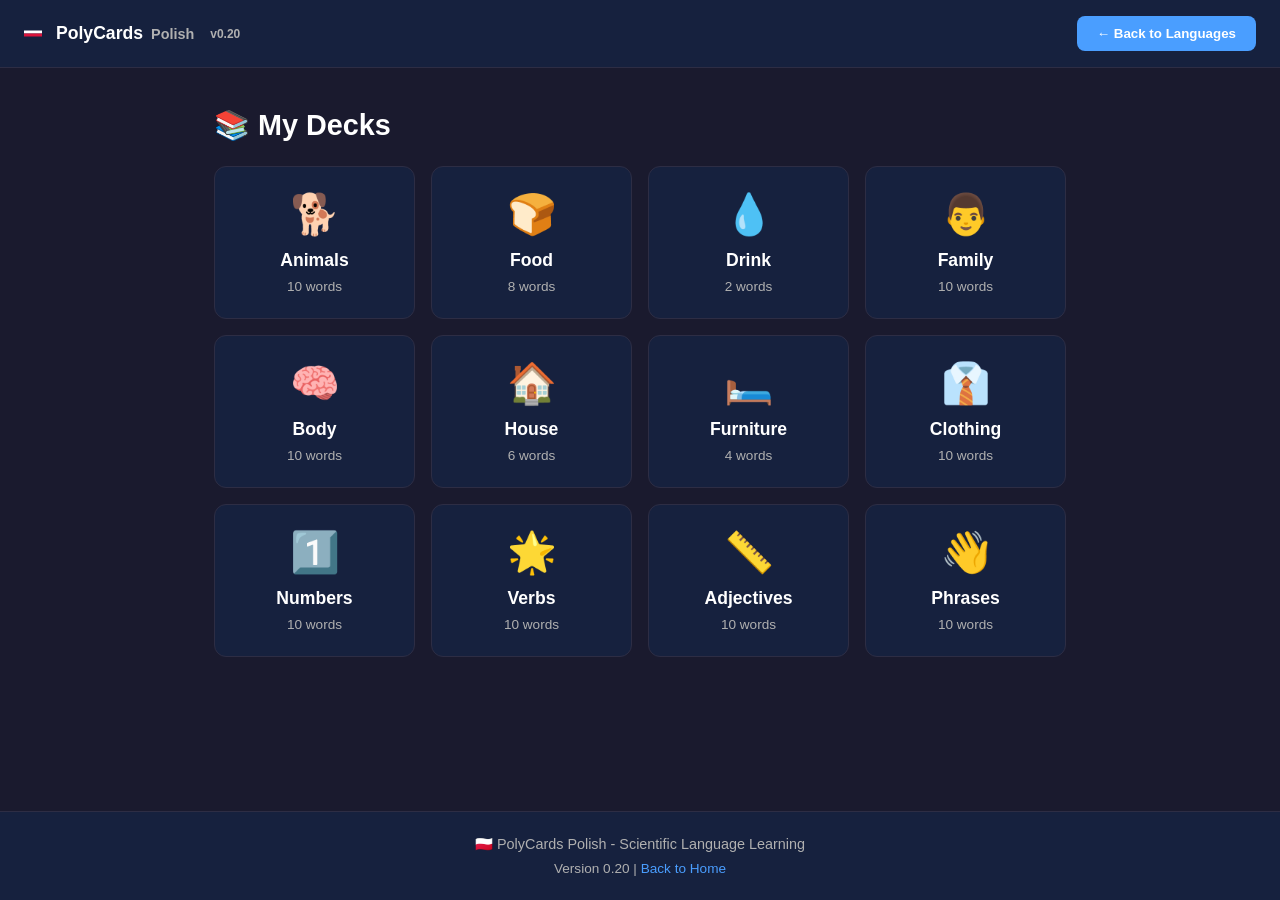
<file: indexnew-polish.html>
<!DOCTYPE html>
<html lang="pl">
<head>
  <meta charset="UTF-8"/>
  <meta name="viewport" content="width=device-width, initial-scale=1.0"/>
  <title>🇵🇱 PolyCards Polish</title>
  <style>
    :root {
      --primary: #dc143c;
      --primary-light: #FFD700;
      --surface: #1a1a2e;
      --surface2: #16213e;
      --text: #ffffff;
      --text2: #b0b0b0;
      --border: #2d2d44;
      --blue: #4a9eff;
      --green: #4caf50;
      --orange: #ff9800;
      --red: #f44336;
      --radius: 8px;
      --spacing: 16px;
    }

    * {
      margin: 0;
      padding: 0;
      box-sizing: border-box;
    }

    html, body {
      height: 100%;
      font-family: -apple-system, BlinkMacSystemFont, 'Segoe UI', Roboto, sans-serif;
      background: var(--surface);
      color: var(--text);
    }

    body {
      display: flex;
      flex-direction: column;
    }

    /* SCROLLBAR */
    ::-webkit-scrollbar {
      width: 10px;
    }

    ::-webkit-scrollbar-track {
      background: var(--surface);
    }

    ::-webkit-scrollbar-thumb {
      background: linear-gradient(180deg, var(--blue), #FFD700);
      border-radius: 10px;
      border: 2px solid var(--surface);
    }

    ::-webkit-scrollbar-thumb:hover {
      background: linear-gradient(180deg, #3a8eef, #ffc700);
      box-shadow: 0 0 12px rgba(74, 158, 255, 0.5);
    }

    /* NAVBAR */
    nav {
      background: var(--surface2);
      border-bottom: 1px solid var(--border);
      padding: 16px 24px;
      display: flex;
      justify-content: space-between;
      align-items: center;
      gap: 20px;
    }

    .nav-logo {
      display: flex;
      align-items: center;
      gap: 8px;
      font-weight: 700;
      font-size: 1.1rem;
    }

    .logo-name {
      color: var(--text);
    }

    .logo-country {
      color: var(--text2);
      font-size: 0.9rem;
    }

    .nav-version {
      color: var(--text2);
      font-size: 0.75rem;
      margin-left: 8px;
    }

    .nav-buttons {
      display: flex;
      gap: 12px;
    }

    .btn-back {
      background: var(--blue);
      color: white;
      border: none;
      padding: 10px 20px;
      border-radius: var(--radius);
      cursor: pointer;
      font-weight: 600;
      transition: all 0.3s;
    }

    .btn-back:hover {
      background: #3a8eef;
      transform: translateY(-2px);
    }

    /* MAIN */
    main {
      flex: 1;
      overflow-y: auto;
      padding: 40px 24px;
      max-width: 900px;
      margin: 0 auto;
      width: 100%;
    }

    /* PAGES */
    .page {
      display: none;
    }

    .page.active {
      display: block;
    }

    .page-title {
      font-size: 1.8rem;
      font-weight: 800;
      margin-bottom: 24px;
      color: var(--text);
    }

    /* DECKS PAGE */
    .deck-list {
      display: grid;
      grid-template-columns: repeat(auto-fill, minmax(200px, 1fr));
      gap: 16px;
    }

    .deck-card {
      background: var(--surface2);
      border: 1px solid var(--border);
      border-radius: 12px;
      padding: 24px;
      cursor: pointer;
      transition: all 0.3s;
      text-align: center;
    }

    .deck-card:hover {
      border-color: var(--blue);
      box-shadow: 0 8px 24px rgba(74, 158, 255, 0.15);
      transform: translateY(-4px);
    }

    .deck-emoji {
      font-size: 2.5rem;
      margin-bottom: 12px;
    }

    .deck-name {
      font-size: 1.1rem;
      font-weight: bold;
      margin-bottom: 8px;
    }

    .deck-stats {
      font-size: 0.85rem;
      color: var(--text2);
    }

    /* STUDY PAGE */
    .study-topbar {
      display: flex;
      justify-content: space-between;
      align-items: center;
      margin-bottom: 24px;
      padding: 16px;
      background: var(--surface2);
      border-radius: 8px;
    }

    .study-stats {
      display: flex;
      gap: 16px;
      font-size: 0.9rem;
    }

    .stat-item {
      display: flex;
      align-items: center;
      gap: 4px;
    }

    .stat-label {
      color: var(--text2);
    }

    .stat-value {
      color: var(--text);
      font-weight: 600;
    }

    /* FLASHCARD */
    .flashcard-wrap {
      perspective: 1200px;
      margin-bottom: 24px;
    }

    .flashcard {
      position: relative;
      width: 100%;
      height: 300px;
      cursor: pointer;
      transform-style: preserve-3d;
      transition: transform 0.6s;
    }

    .flashcard.flipped {
      transform: rotateY(180deg);
    }

    .flashcard-face {
      position: absolute;
      width: 100%;
      height: 100%;
      backface-visibility: hidden;
      display: flex;
      flex-direction: column;
      justify-content: center;
      align-items: center;
      border-radius: 12px;
      padding: 40px;
      text-align: center;
      border: 2px solid var(--border);
    }

    .flashcard-front {
      background: linear-gradient(135deg, rgba(74, 158, 255, 0.1), rgba(255, 215, 0, 0.05));
      color: var(--text);
    }

    .flashcard-back {
      background: linear-gradient(135deg, rgba(76, 175, 80, 0.1), rgba(74, 158, 255, 0.05));
      transform: rotateY(180deg);
    }

    .flashcard-tag {
      font-size: 0.85rem;
      color: var(--text2);
      margin-bottom: 12px;
      text-transform: uppercase;
      font-weight: 600;
    }

    .flashcard-emoji {
      font-size: 2rem;
      margin-bottom: 12px;
    }

    .flashcard-word {
      font-size: 2.5rem;
      font-weight: 800;
      margin-bottom: 12px;
      color: var(--blue);
    }

    .flashcard-translit {
      font-size: 1rem;
      color: var(--text2);
      margin-bottom: 16px;
      font-style: italic;
    }

    .flashcard-sentence {
      font-size: 0.95rem;
      color: var(--text2);
      margin: 16px 0;
      line-height: 1.5;
    }

    .flashcard-hint {
      font-size: 0.85rem;
      color: var(--text2);
      margin-top: 16px;
      font-style: italic;
    }

    .speak-btn {
      background: var(--blue);
      color: white;
      border: none;
      padding: 10px 20px;
      border-radius: 8px;
      cursor: pointer;
      font-weight: 600;
      margin-top: 16px;
      transition: all 0.3s;
    }

    .speak-btn:hover {
      background: #3a8eef;
    }

    .show-ans-btn {
      width: 100%;
      background: var(--green);
      color: white;
      border: none;
      padding: 16px;
      border-radius: 8px;
      cursor: pointer;
      font-weight: 600;
      font-size: 1rem;
      transition: all 0.3s;
      margin-bottom: 16px;
    }

    .show-ans-btn:hover {
      background: #45a049;
    }

    /* RATING BUTTONS */
    .rating-buttons {
      display: grid;
      grid-template-columns: repeat(4, 1fr);
      gap: 8px;
      margin-bottom: 24px;
    }

    .rating-btn {
      padding: 12px;
      border: 1px solid var(--border);
      border-radius: 8px;
      background: var(--surface2);
      color: var(--text);
      cursor: pointer;
      font-weight: 600;
      transition: all 0.3s;
      font-size: 0.9rem;
    }

    .rating-btn:hover {
      border-color: var(--blue);
      background: var(--surface);
    }

    .rating-btn.again { background: rgba(244, 67, 54, 0.2); border-color: #f44336; }
    .rating-btn.hard { background: rgba(255, 152, 0, 0.2); border-color: #ff9800; }
    .rating-btn.good { background: rgba(76, 175, 80, 0.2); border-color: #4caf50; }
    .rating-btn.easy { background: rgba(29, 78, 216, 0.2); border-color: #1d4ed8; }

    /* BROWSE PAGE */
    .browse-search {
      margin-bottom: 24px;
    }

    .search-input {
      width: 100%;
      padding: 12px;
      border: 1px solid var(--border);
      border-radius: 8px;
      background: var(--surface2);
      color: var(--text);
      font-size: 1rem;
    }

    .search-input:focus {
      outline: none;
      border-color: var(--blue);
    }

    .cards-table {
      width: 100%;
      border-collapse: collapse;
    }

    .cards-table th {
      background: var(--surface2);
      padding: 12px;
      text-align: left;
      font-weight: 600;
      border-bottom: 2px solid var(--border);
    }

    .cards-table td {
      padding: 12px;
      border-bottom: 1px solid var(--border);
    }

    .cards-table tr:hover {
      background: var(--surface2);
    }

    /* FOOTER */
    footer {
      background: var(--surface2);
      border-top: 1px solid var(--border);
      padding: 24px;
      text-align: center;
      color: var(--text2);
      font-size: 0.9rem;
    }

    /* RESPONSIVE */
    @media (max-width: 768px) {
      nav {
        flex-direction: column;
        gap: 12px;
      }

      main {
        padding: 24px 16px;
      }

      .page-title {
        font-size: 1.4rem;
      }

      .flashcard {
        height: 250px;
      }

      .flashcard-word {
        font-size: 2rem;
      }

      .rating-buttons {
        grid-template-columns: repeat(2, 1fr);
      }

      .deck-list {
        grid-template-columns: repeat(auto-fill, minmax(150px, 1fr));
      }
    }
  </style>
</head>
<body>

<!-- NAVBAR -->
<nav>
  <div class="nav-logo">
    <svg width="18" height="13" viewBox="0 0 3 1" style="display:inline-block;vertical-align:middle;margin-right:6px;">
      <rect fill="#FFFFFF" width="3" height="0.5"/>
      <rect fill="#DC143C" y="0.5" width="3" height="0.5"/>
    </svg>
    <span class="logo-name">PolyCards</span>
    <span class="logo-country">Polish</span>
    <span class="nav-version">v0.20</span>
  </div>
  <div class="nav-buttons">
    <button class="btn-back" onclick="window.location.href='indexhome.html'">← Back to Languages</button>
  </div>
</nav>

<!-- MAIN -->
<main>

  <!-- DECKS PAGE -->
  <div class="page active" id="page-decks">
    <h1 class="page-title">📚 My Decks</h1>
    <div class="deck-list" id="deck-list"></div>
  </div>

  <!-- STUDY PAGE -->
  <div class="page" id="page-study">
    <h1 class="page-title">Study</h1>
    
    <div class="study-topbar">
      <div class="study-stats">
        <div class="stat-item">
          <span class="stat-label">New:</span>
          <span class="stat-value" id="new-count">0</span>
        </div>
        <div class="stat-item">
          <span class="stat-label">Learning:</span>
          <span class="stat-value" id="learning-count">0</span>
        </div>
        <div class="stat-item">
          <span class="stat-label">Due:</span>
          <span class="stat-value" id="due-count">0</span>
        </div>
      </div>
      <button class="btn-back" onclick="showPage('decks')">← Back to Decks</button>
    </div>

    <div class="flashcard-wrap">
      <div class="flashcard" id="flashcard" onclick="flipCard()">
        <div class="flashcard-face flashcard-front">
          <div class="flashcard-tag" id="flashcard-tag"></div>
          <div class="flashcard-emoji" id="flashcard-emoji"></div>
          <div class="flashcard-word" id="flashcard-word"></div>
          <div class="flashcard-translit" id="flashcard-translit"></div>
          <div class="flashcard-sentence" id="flashcard-sentence"></div>
          <button class="speak-btn" onclick="speakWord(event)">🔊 Pronounce</button>
          <div class="flashcard-hint">👆 Click to reveal</div>
        </div>
        <div class="flashcard-face flashcard-back">
          <div class="flashcard-tag" id="flashcard-back-tag"></div>
          <div class="flashcard-emoji" id="flashcard-back-emoji"></div>
          <div class="flashcard-word" id="flashcard-answer"></div>
          <div class="flashcard-translit" id="flashcard-answer-translit"></div>
          <div class="flashcard-sentence" id="flashcard-back-sentence"></div>
          <button class="speak-btn" onclick="speakWord(event)">🔊 Pronounce</button>
        </div>
      </div>
    </div>

    <button class="show-ans-btn" id="show-ans-btn" onclick="flipCard()">Show Answer</button>

    <div class="rating-buttons" id="rating-buttons" style="display:none;">
      <button class="rating-btn again" onclick="rateCard(1)">Again</button>
      <button class="rating-btn hard" onclick="rateCard(2)">Hard</button>
      <button class="rating-btn good" onclick="rateCard(3)">Good</button>
      <button class="rating-btn easy" onclick="rateCard(4)">Easy</button>
    </div>

    <div id="study-done" style="display:none; text-align:center; padding:40px;">
      <h2 style="font-size:2rem; margin-bottom:16px;">🎉 Deck Complete!</h2>
      <p style="color:var(--text2); margin-bottom:24px;">Great job! Come back tomorrow for your review.</p>
      <button class="btn-back" onclick="showPage('decks')">← Back to Decks</button>
    </div>
  </div>

  <!-- BROWSE PAGE -->
  <div class="page" id="page-browse">
    <h1 class="page-title">📖 All Words</h1>
    
    <div class="browse-search">
      <input type="text" class="search-input" id="search-input" placeholder="Search words..." onkeyup="filterCards()">
    </div>

    <table class="cards-table">
      <thead>
        <tr>
          <th>Polish</th>
          <th>English</th>
          <th>Category</th>
          <th>Status</th>
        </tr>
      </thead>
      <tbody id="cards-tbody"></tbody>
    </table>
  </div>

  <!-- STATS PAGE -->
  <div class="page" id="page-stats">
    <h1 class="page-title">📊 Statistics</h1>
    <div id="stats-display" style="padding:24px; background:var(--surface2); border-radius:12px;">
      <p style="color:var(--text2);">Learning statistics will appear here as you study.</p>
    </div>
  </div>

</main>

<!-- FOOTER -->
<footer>
  <p>🇵🇱 PolyCards Polish - Scientific Language Learning</p>
  <p style="margin-top:8px; font-size:0.85rem;">Version 0.20 | <a href="indexhome.html" style="color:var(--blue); text-decoration:none;">Back to Home</a></p>
</footer>

<!-- JAVASCRIPT -->
<script>
  // ════════════════════════════════════════
  // DATA - 100 POLISH WORDS
  // ════════════════════════════════════════

  const words = [
    // ANIMALS (10)
    { pl: "pies", en: "dog", category: "Animals", emoji: "🐕", sentence_pl: "Pies jest przyjazny", sentence_en: "The dog is friendly" },
    { pl: "kot", en: "cat", category: "Animals", emoji: "🐱", sentence_pl: "Kot śpi", sentence_en: "The cat sleeps" },
    { pl: "ptak", en: "bird", category: "Animals", emoji: "🐦", sentence_pl: "Ptak lata", sentence_en: "The bird flies" },
    { pl: "koń", en: "horse", category: "Animals", emoji: "🐴", sentence_pl: "Koń biegnie", sentence_en: "The horse runs" },
    { pl: "krowa", en: "cow", category: "Animals", emoji: "🐄", sentence_pl: "Krowa je trawę", sentence_en: "The cow eats grass" },
    { pl: "świnia", en: "pig", category: "Animals", emoji: "🐷", sentence_pl: "Świnia jest gruba", sentence_en: "The pig is fat" },
    { pl: "owca", en: "sheep", category: "Animals", emoji: "🐑", sentence_pl: "Owca ma wełnę", sentence_en: "The sheep has wool" },
    { pl: "kogut", en: "rooster", category: "Animals", emoji: "🐓", sentence_pl: "Kogut śpiewa", sentence_en: "The rooster sings" },
    { pl: "kaczka", en: "duck", category: "Animals", emoji: "🦆", sentence_pl: "Kaczka pływa", sentence_en: "The duck swims" },
    { pl: "ryba", en: "fish", category: "Animals", emoji: "🐠", sentence_pl: "Ryba pływa w wodzie", sentence_en: "The fish swims in water" },

    // FOOD & DRINK (10)
    { pl: "chleb", en: "bread", category: "Food", emoji: "🍞", sentence_pl: "Jem chleb na śniadanie", sentence_en: "I eat bread for breakfast" },
    { pl: "woda", en: "water", category: "Drink", emoji: "💧", sentence_pl: "Piję wodę każdego dnia", sentence_en: "I drink water every day" },
    { pl: "jabłko", en: "apple", category: "Food", emoji: "🍎", sentence_pl: "Jabłko jest czerwone", sentence_en: "The apple is red" },
    { pl: "banan", en: "banana", category: "Food", emoji: "🍌", sentence_pl: "Banan jest żółty", sentence_en: "The banana is yellow" },
    { pl: "pomarańcza", en: "orange", category: "Food", emoji: "🍊", sentence_pl: "Pomarańcza jest słodka", sentence_en: "The orange is sweet" },
    { pl: "ser", en: "cheese", category: "Food", emoji: "🧀", sentence_pl: "Ser jest pyszny", sentence_en: "The cheese is delicious" },
    { pl: "mleko", en: "milk", category: "Drink", emoji: "🥛", sentence_pl: "Mleko jest białe", sentence_en: "The milk is white" },
    { pl: "mięso", en: "meat", category: "Food", emoji: "🥩", sentence_pl: "Mięso to białko", sentence_en: "Meat is protein" },
    { pl: "kurczak", en: "chicken", category: "Food", emoji: "🍗", sentence_pl: "Kurczak jest smaczny", sentence_en: "The chicken is tasty" },
    { pl: "ryż", en: "rice", category: "Food", emoji: "🍚", sentence_pl: "Ryż jest biały", sentence_en: "The rice is white" },

    // FAMILY (10)
    { pl: "ojciec", en: "father", category: "Family", emoji: "👨", sentence_pl: "Mój ojciec pracuje", sentence_en: "My father works" },
    { pl: "matka", en: "mother", category: "Family", emoji: "👩", sentence_pl: "Moja matka gotuje", sentence_en: "My mother cooks" },
    { pl: "brat", en: "brother", category: "Family", emoji: "👦", sentence_pl: "Mój brat bawi się", sentence_en: "My brother plays" },
    { pl: "siostra", en: "sister", category: "Family", emoji: "👧", sentence_pl: "Moja siostra uczy się", sentence_en: "My sister studies" },
    { pl: "dziadek", en: "grandfather", category: "Family", emoji: "👴", sentence_pl: "Mój dziadek jest stary", sentence_en: "My grandfather is old" },
    { pl: "babcia", en: "grandmother", category: "Family", emoji: "👵", sentence_pl: "Moja babcia jest miła", sentence_en: "My grandmother is kind" },
    { pl: "syn", en: "son", category: "Family", emoji: "👦", sentence_pl: "Mój syn jest mały", sentence_en: "My son is small" },
    { pl: "córka", en: "daughter", category: "Family", emoji: "👧", sentence_pl: "Moja córka jest inteligentna", sentence_en: "My daughter is smart" },
    { pl: "wuj", en: "uncle", category: "Family", emoji: "👨", sentence_pl: "Mój wuj jest inżynierem", sentence_en: "My uncle is an engineer" },
    { pl: "ciotka", en: "aunt", category: "Family", emoji: "👩", sentence_pl: "Moja ciotka jest lekarzem", sentence_en: "My aunt is a doctor" },

    // BODY PARTS (10)
    { pl: "głowa", en: "head", category: "Body", emoji: "🧠", sentence_pl: "Moja głowa boli", sentence_en: "My head hurts" },
    { pl: "oko", en: "eye", category: "Body", emoji: "👁️", sentence_pl: "Mam dwa oczy", sentence_en: "I have two eyes" },
    { pl: "nos", en: "nose", category: "Body", emoji: "👃", sentence_pl: "Mój nos jest mały", sentence_en: "My nose is small" },
    { pl: "ucho", en: "ear", category: "Body", emoji: "👂", sentence_pl: "Słucham uszami", sentence_en: "I listen with my ears" },
    { pl: "usta", en: "mouth", category: "Body", emoji: "👄", sentence_pl: "Mówię ustami", sentence_en: "I speak with my mouth" },
    { pl: "ramię", en: "arm", category: "Body", emoji: "💪", sentence_pl: "Mam dwa ramiona", sentence_en: "I have two arms" },
    { pl: "ręka", en: "hand", category: "Body", emoji: "✋", sentence_pl: "Piszę ręką", sentence_en: "I write with my hand" },
    { pl: "noga", en: "leg", category: "Body", emoji: "🦵", sentence_pl: "Mam dwie nogi", sentence_en: "I have two legs" },
    { pl: "stopa", en: "foot", category: "Body", emoji: "🦶", sentence_pl: "Chodzę stopami", sentence_en: "I walk with my feet" },
    { pl: "serce", en: "heart", category: "Body", emoji: "❤️", sentence_pl: "Serce bije", sentence_en: "The heart beats" },

    // HOUSE & FURNITURE (10)
    { pl: "dom", en: "house", category: "House", emoji: "🏠", sentence_pl: "Mój dom jest duży", sentence_en: "My house is big" },
    { pl: "drzwi", en: "door", category: "House", emoji: "🚪", sentence_pl: "Drzwi są zamknięte", sentence_en: "The door is closed" },
    { pl: "okno", en: "window", category: "House", emoji: "🪟", sentence_pl: "Okno jest otwarte", sentence_en: "The window is open" },
    { pl: "łóżko", en: "bed", category: "Furniture", emoji: "🛏️", sentence_pl: "Śpię w łóżku", sentence_en: "I sleep in the bed" },
    { pl: "stół", en: "table", category: "Furniture", emoji: "🪑", sentence_pl: "Jem przy stole", sentence_en: "I eat at the table" },
    { pl: "krzesło", en: "chair", category: "Furniture", emoji: "🪑", sentence_pl: "Siadam na krześle", sentence_en: "I sit on the chair" },
    { pl: "sofa", en: "sofa", category: "Furniture", emoji: "🛋️", sentence_pl: "Oglądam TV na sofie", sentence_en: "I watch TV on the sofa" },
    { pl: "kuchnia", en: "kitchen", category: "House", emoji: "🍳", sentence_pl: "Gotuję w kuchni", sentence_en: "I cook in the kitchen" },
    { pl: "łazienka", en: "bathroom", category: "House", emoji: "🚿", sentence_pl: "Kąpię się w łazience", sentence_en: "I shower in the bathroom" },
    { pl: "sypialnia", en: "bedroom", category: "House", emoji: "🛌", sentence_pl: "Śpię w sypialni", sentence_en: "I sleep in the bedroom" },

    // CLOTHING (10)
    { pl: "koszula", en: "shirt", category: "Clothing", emoji: "👔", sentence_pl: "Noszę niebieską koszulę", sentence_en: "I wear a blue shirt" },
    { pl: "spodnie", en: "pants", category: "Clothing", emoji: "👖", sentence_pl: "Moje spodnie są czarne", sentence_en: "My pants are black" },
    { pl: "spódnica", en: "skirt", category: "Clothing", emoji: "👗", sentence_pl: "Ona nosi spódnicę", sentence_en: "She wears a skirt" },
    { pl: "but", en: "shoe", category: "Clothing", emoji: "👞", sentence_pl: "Moje buty są wygodne", sentence_en: "My shoes are comfortable" },
    { pl: "kapelusz", en: "hat", category: "Clothing", emoji: "🎩", sentence_pl: "Noszę kapelusz", sentence_en: "I wear a hat" },
    { pl: "skarpeta", en: "sock", category: "Clothing", emoji: "🧦", sentence_pl: "Moje skarpety są białe", sentence_en: "My socks are white" },
    { pl: "płaszcz", en: "coat", category: "Clothing", emoji: "🧥", sentence_pl: "Mój płaszcz jest ciepły", sentence_en: "My coat is warm" },
    { pl: "sukienka", en: "dress", category: "Clothing", emoji: "👗", sentence_pl: "Jej sukienka jest piękna", sentence_en: "Her dress is beautiful" },
    { pl: "krawat", en: "tie", category: "Clothing", emoji: "👔", sentence_pl: "Noszę czerwony krawat", sentence_en: "I wear a red tie" },
    { pl: "pasek", en: "belt", category: "Clothing", emoji: "⌚", sentence_pl: "Mój pasek jest ze skóry", sentence_en: "My belt is leather" },

    // NUMBERS (10)
    { pl: "jeden", en: "one", category: "Numbers", emoji: "1️⃣", sentence_pl: "Mam jeden", sentence_en: "I have one" },
    { pl: "dwa", en: "two", category: "Numbers", emoji: "2️⃣", sentence_pl: "Mam dwa", sentence_en: "I have two" },
    { pl: "trzy", en: "three", category: "Numbers", emoji: "3️⃣", sentence_pl: "Mam trzy", sentence_en: "I have three" },
    { pl: "cztery", en: "four", category: "Numbers", emoji: "4️⃣", sentence_pl: "Mam cztery", sentence_en: "I have four" },
    { pl: "pięć", en: "five", category: "Numbers", emoji: "5️⃣", sentence_pl: "Mam pięć", sentence_en: "I have five" },
    { pl: "sześć", en: "six", category: "Numbers", emoji: "6️⃣", sentence_pl: "Mam sześć", sentence_en: "I have six" },
    { pl: "siedem", en: "seven", category: "Numbers", emoji: "7️⃣", sentence_pl: "Mam siedem", sentence_en: "I have seven" },
    { pl: "osiem", en: "eight", category: "Numbers", emoji: "8️⃣", sentence_pl: "Mam osiem", sentence_en: "I have eight" },
    { pl: "dziewięć", en: "nine", category: "Numbers", emoji: "9️⃣", sentence_pl: "Mam dziewięć", sentence_en: "I have nine" },
    { pl: "dziesięć", en: "ten", category: "Numbers", emoji: "🔟", sentence_pl: "Mam dziesięć", sentence_en: "I have ten" },

    // VERBS (10)
    { pl: "być", en: "to be", category: "Verbs", emoji: "🌟", sentence_pl: "Jestem", sentence_en: "I am" },
    { pl: "mieć", en: "to have", category: "Verbs", emoji: "✋", sentence_pl: "Mam książkę", sentence_en: "I have a book" },
    { pl: "robić", en: "to do", category: "Verbs", emoji: "✅", sentence_pl: "Robię pracę domową", sentence_en: "I do homework" },
    { pl: "iść", en: "to go", category: "Verbs", emoji: "🚶", sentence_pl: "Idę do kina", sentence_en: "I go to the cinema" },
    { pl: "przyjść", en: "to come", category: "Verbs", emoji: "👋", sentence_pl: "Przyjdę jutro", sentence_en: "I come tomorrow" },
    { pl: "mówić", en: "to speak", category: "Verbs", emoji: "💬", sentence_pl: "Mówię po polsku", sentence_en: "I speak Polish" },
    { pl: "jeść", en: "to eat", category: "Verbs", emoji: "🍽️", sentence_pl: "Jem chleb", sentence_en: "I eat bread" },
    { pl: "pić", en: "to drink", category: "Verbs", emoji: "🥤", sentence_pl: "Piję wodę", sentence_en: "I drink water" },
    { pl: "spać", en: "to sleep", category: "Verbs", emoji: "😴", sentence_pl: "Śpię 8 godzin", sentence_en: "I sleep 8 hours" },
    { pl: "widzieć", en: "to see", category: "Verbs", emoji: "👀", sentence_pl: "Widzę dom", sentence_en: "I see a house" },

    // ADJECTIVES (10)
    { pl: "duży", en: "big", category: "Adjectives", emoji: "📏", sentence_pl: "Dom jest duży", sentence_en: "The house is big" },
    { pl: "mały", en: "small", category: "Adjectives", emoji: "🤏", sentence_pl: "Kot jest mały", sentence_en: "The cat is small" },
    { pl: "dobry", en: "good", category: "Adjectives", emoji: "👍", sentence_pl: "To jest dobry dzień", sentence_en: "It's a good day" },
    { pl: "zły", en: "bad", category: "Adjectives", emoji: "👎", sentence_pl: "To jest zły dzień", sentence_en: "It's a bad day" },
    { pl: "piękny", en: "beautiful", category: "Adjectives", emoji: "✨", sentence_pl: "Kwiat jest piękny", sentence_en: "The flower is beautiful" },
    { pl: "brzydki", en: "ugly", category: "Adjectives", emoji: "😖", sentence_pl: "To nie jest brzydkie", sentence_en: "It's not ugly" },
    { pl: "szybki", en: "fast", category: "Adjectives", emoji: "⚡", sentence_pl: "Samochód jest szybki", sentence_en: "The car is fast" },
    { pl: "wolny", en: "slow", category: "Adjectives", emoji: "🐢", sentence_pl: "Żółw jest wolny", sentence_en: "The turtle is slow" },
    { pl: "gorący", en: "hot", category: "Adjectives", emoji: "🔥", sentence_pl: "Kawa jest gorąca", sentence_en: "The coffee is hot" },
    { pl: "zimny", en: "cold", category: "Adjectives", emoji: "❄️", sentence_pl: "Lód jest zimny", sentence_en: "The ice is cold" },

    // COMMON PHRASES (10)
    { pl: "cześć", en: "hello", category: "Phrases", emoji: "👋", sentence_pl: "Cześć, jak się masz?", sentence_en: "Hello, how are you?" },
    { pl: "do widzenia", en: "goodbye", category: "Phrases", emoji: "👋", sentence_pl: "Do widzenia, do zobaczenia", sentence_en: "Goodbye, see you later" },
    { pl: "proszę", en: "please", category: "Phrases", emoji: "🙏", sentence_pl: "Proszę, pomóż mi", sentence_en: "Please, help me" },
    { pl: "dziękuję", en: "thank you", category: "Phrases", emoji: "🙏", sentence_pl: "Dziękuję za pomoc", sentence_en: "Thank you for your help" },
    { pl: "nie ma za co", en: "you're welcome", category: "Phrases", emoji: "😊", sentence_pl: "Nie ma za co, to moja przyjemność", sentence_en: "You're welcome, it's my pleasure" },
    { pl: "tak", en: "yes", category: "Phrases", emoji: "✅", sentence_pl: "Tak, się zgadzam", sentence_en: "Yes, I agree" },
    { pl: "nie", en: "no", category: "Phrases", emoji: "❌", sentence_pl: "Nie, nie chcę", sentence_en: "No, I don't want to" },
    { pl: "przyjaciel", en: "friend", category: "Phrases", emoji: "👫", sentence_pl: "To jest mój przyjaciel", sentence_en: "He is my friend" },
    { pl: "miłość", en: "love", category: "Phrases", emoji: "❤️", sentence_pl: "Kocham cię", sentence_en: "I love you" },
    { pl: "dzień", en: "day", category: "Phrases", emoji: "☀️", sentence_pl: "To jest dobry dzień", sentence_en: "It's a good day" }
  ];

  // ════════════════════════════════════════
  // STATE
  // ════════════════════════════════════════

  let currentDeck = null;
  let currentCardIndex = 0;
  let isFlipped = false;
  let deckStats = {};

  // ════════════════════════════════════════
  // FUNCTIONS
  // ════════════════════════════════════════

  function showPage(page) {
    document.querySelectorAll('.page').forEach(p => p.classList.remove('active'));
    document.getElementById('page-' + page).classList.add('active');
    if (page === 'browse') renderBrowse();
  }

  function initDecks() {
    const categories = [...new Set(words.map(w => w.category))];
    const deckList = document.getElementById('deck-list');
    deckList.innerHTML = '';

    categories.forEach((cat, idx) => {
      const catWords = words.filter(w => w.category === cat);
      const card = document.createElement('div');
      card.className = 'deck-card';
      card.innerHTML = `
        <div class="deck-emoji">${catWords[0].emoji}</div>
        <div class="deck-name">${cat}</div>
        <div class="deck-stats">${catWords.length} words</div>
      `;
      card.onclick = () => startStudy(cat);
      deckList.appendChild(card);
    });
  }

  function startStudy(category) {
    currentDeck = category;
    currentCardIndex = 0;
    isFlipped = false;
    showPage('study');
    renderCard();
    updateStats();
  }

  function renderCard() {
    const deckWords = words.filter(w => w.category === currentDeck);
    if (currentCardIndex >= deckWords.length) {
      document.getElementById('study-done').style.display = 'block';
      document.getElementById('show-ans-btn').style.display = 'none';
      document.getElementById('rating-buttons').style.display = 'none';
      return;
    }

    const card = deckWords[currentCardIndex];
    document.getElementById('flashcard-tag').textContent = `🇵🇱 ${currentDeck}`;
    document.getElementById('flashcard-emoji').textContent = card.emoji;
    document.getElementById('flashcard-word').textContent = card.pl;
    document.getElementById('flashcard-translit').textContent = `(${card.en})`;
    document.getElementById('flashcard-sentence').textContent = card.sentence_pl;

    document.getElementById('flashcard-back-tag').textContent = `🇬🇧 Translation`;
    document.getElementById('flashcard-back-emoji').textContent = card.emoji;
    document.getElementById('flashcard-answer').textContent = card.en;
    document.getElementById('flashcard-answer-translit').textContent = ``;
    document.getElementById('flashcard-back-sentence').textContent = card.sentence_en;

    document.getElementById('flashcard').classList.remove('flipped');
    document.getElementById('show-ans-btn').style.display = 'block';
    document.getElementById('rating-buttons').style.display = 'none';
    isFlipped = false;
  }

  function flipCard() {
    isFlipped = !isFlipped;
    document.getElementById('flashcard').classList.toggle('flipped');
    if (isFlipped) {
      document.getElementById('show-ans-btn').style.display = 'none';
      document.getElementById('rating-buttons').style.display = 'grid';
    }
  }

  function rateCard(rating) {
    currentCardIndex++;
    renderCard();
    updateStats();
  }

  function speakWord(e) {
    e.stopPropagation();
    const deckWords = words.filter(w => w.category === currentDeck);
    const card = deckWords[currentCardIndex];
    const text = isFlipped ? card.en : card.pl;
    const lang = isFlipped ? 'en-US' : 'pl-PL';

    const utterance = new SpeechSynthesisUtterance(text);
    utterance.lang = lang;
    speechSynthesis.speak(utterance);
  }

  function updateStats() {
    const deckWords = words.filter(w => w.category === currentDeck);
    const total = deckWords.length;
    const done = currentCardIndex;
    const remaining = total - done;

    document.getElementById('new-count').textContent = remaining;
    document.getElementById('learning-count').textContent = '0';
    document.getElementById('due-count').textContent = done;
  }

  function renderBrowse() {
    const tbody = document.getElementById('cards-tbody');
    tbody.innerHTML = '';
    words.forEach(word => {
      const row = document.createElement('tr');
      row.innerHTML = `
        <td><strong>${word.pl}</strong></td>
        <td>${word.en}</td>
        <td>${word.category}</td>
        <td>${word.emoji}</td>
      `;
      tbody.appendChild(row);
    });
  }

  function filterCards() {
    const search = document.getElementById('search-input').value.toLowerCase();
    const rows = document.querySelectorAll('.cards-table tbody tr');
    rows.forEach(row => {
      const text = row.textContent.toLowerCase();
      row.style.display = text.includes(search) ? '' : 'none';
    });
  }

  // ════════════════════════════════════════
  // INIT
  // ════════════════════════════════════════

  window.addEventListener('DOMContentLoaded', () => {
    initDecks();
  });
</script>

</body>
</html>
</file>
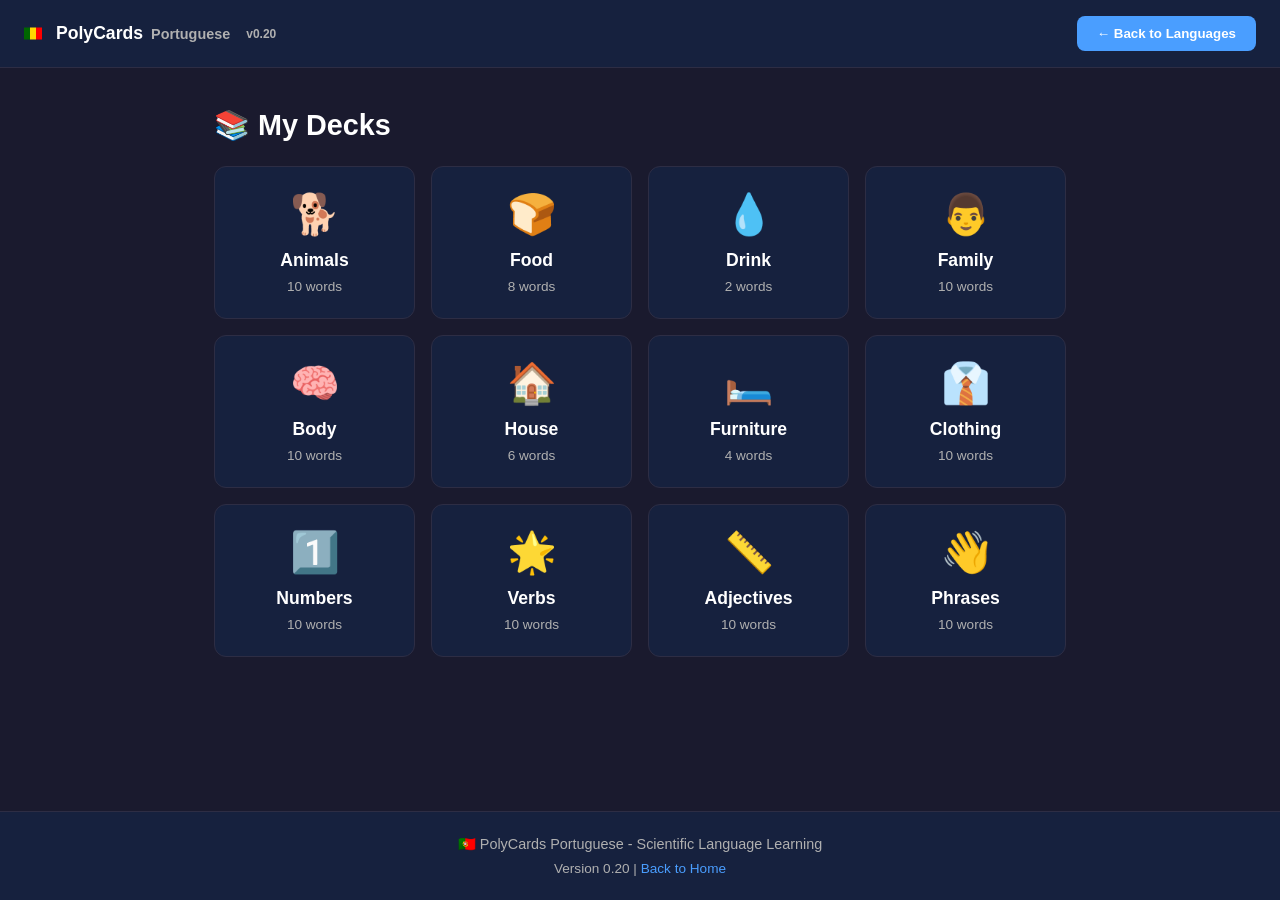
<file: indexnew-portuguese.html>
<!DOCTYPE html>
<html lang="pt">
<head>
  <meta charset="UTF-8"/>
  <meta name="viewport" content="width=device-width, initial-scale=1.0"/>
  <title>🇵🇹 PolyCards Portuguese</title>
  <style>
    :root {
      --primary: #006600;
      --primary-light: #FFD700;
      --surface: #1a1a2e;
      --surface2: #16213e;
      --text: #ffffff;
      --text2: #b0b0b0;
      --border: #2d2d44;
      --blue: #4a9eff;
      --green: #4caf50;
      --orange: #ff9800;
      --red: #f44336;
      --radius: 8px;
      --spacing: 16px;
    }

    * {
      margin: 0;
      padding: 0;
      box-sizing: border-box;
    }

    html, body {
      height: 100%;
      font-family: -apple-system, BlinkMacSystemFont, 'Segoe UI', Roboto, sans-serif;
      background: var(--surface);
      color: var(--text);
    }

    body {
      display: flex;
      flex-direction: column;
    }

    /* SCROLLBAR */
    ::-webkit-scrollbar {
      width: 10px;
    }

    ::-webkit-scrollbar-track {
      background: var(--surface);
    }

    ::-webkit-scrollbar-thumb {
      background: linear-gradient(180deg, var(--blue), #FFD700);
      border-radius: 10px;
      border: 2px solid var(--surface);
    }

    ::-webkit-scrollbar-thumb:hover {
      background: linear-gradient(180deg, #3a8eef, #ffc700);
      box-shadow: 0 0 12px rgba(74, 158, 255, 0.5);
    }

    /* NAVBAR */
    nav {
      background: var(--surface2);
      border-bottom: 1px solid var(--border);
      padding: 16px 24px;
      display: flex;
      justify-content: space-between;
      align-items: center;
      gap: 20px;
    }

    .nav-logo {
      display: flex;
      align-items: center;
      gap: 8px;
      font-weight: 700;
      font-size: 1.1rem;
    }

    .logo-name {
      color: var(--text);
    }

    .logo-country {
      color: var(--text2);
      font-size: 0.9rem;
    }

    .nav-version {
      color: var(--text2);
      font-size: 0.75rem;
      margin-left: 8px;
    }

    .nav-buttons {
      display: flex;
      gap: 12px;
    }

    .btn-back {
      background: var(--blue);
      color: white;
      border: none;
      padding: 10px 20px;
      border-radius: var(--radius);
      cursor: pointer;
      font-weight: 600;
      transition: all 0.3s;
    }

    .btn-back:hover {
      background: #3a8eef;
      transform: translateY(-2px);
    }

    /* MAIN */
    main {
      flex: 1;
      overflow-y: auto;
      padding: 40px 24px;
      max-width: 900px;
      margin: 0 auto;
      width: 100%;
    }

    /* PAGES */
    .page {
      display: none;
    }

    .page.active {
      display: block;
    }

    .page-title {
      font-size: 1.8rem;
      font-weight: 800;
      margin-bottom: 24px;
      color: var(--text);
    }

    /* DECKS PAGE */
    .deck-list {
      display: grid;
      grid-template-columns: repeat(auto-fill, minmax(200px, 1fr));
      gap: 16px;
    }

    .deck-card {
      background: var(--surface2);
      border: 1px solid var(--border);
      border-radius: 12px;
      padding: 24px;
      cursor: pointer;
      transition: all 0.3s;
      text-align: center;
    }

    .deck-card:hover {
      border-color: var(--blue);
      box-shadow: 0 8px 24px rgba(74, 158, 255, 0.15);
      transform: translateY(-4px);
    }

    .deck-emoji {
      font-size: 2.5rem;
      margin-bottom: 12px;
    }

    .deck-name {
      font-size: 1.1rem;
      font-weight: bold;
      margin-bottom: 8px;
    }

    .deck-stats {
      font-size: 0.85rem;
      color: var(--text2);
    }

    /* STUDY PAGE */
    .study-topbar {
      display: flex;
      justify-content: space-between;
      align-items: center;
      margin-bottom: 24px;
      padding: 16px;
      background: var(--surface2);
      border-radius: 8px;
    }

    .study-stats {
      display: flex;
      gap: 16px;
      font-size: 0.9rem;
    }

    .stat-item {
      display: flex;
      align-items: center;
      gap: 4px;
    }

    .stat-label {
      color: var(--text2);
    }

    .stat-value {
      color: var(--text);
      font-weight: 600;
    }

    /* FLASHCARD */
    .flashcard-wrap {
      perspective: 1200px;
      margin-bottom: 24px;
    }

    .flashcard {
      position: relative;
      width: 100%;
      height: 300px;
      cursor: pointer;
      transform-style: preserve-3d;
      transition: transform 0.6s;
    }

    .flashcard.flipped {
      transform: rotateY(180deg);
    }

    .flashcard-face {
      position: absolute;
      width: 100%;
      height: 100%;
      backface-visibility: hidden;
      display: flex;
      flex-direction: column;
      justify-content: center;
      align-items: center;
      border-radius: 12px;
      padding: 40px;
      text-align: center;
      border: 2px solid var(--border);
    }

    .flashcard-front {
      background: linear-gradient(135deg, rgba(74, 158, 255, 0.1), rgba(255, 215, 0, 0.05));
      color: var(--text);
    }

    .flashcard-back {
      background: linear-gradient(135deg, rgba(76, 175, 80, 0.1), rgba(74, 158, 255, 0.05));
      transform: rotateY(180deg);
    }

    .flashcard-tag {
      font-size: 0.85rem;
      color: var(--text2);
      margin-bottom: 12px;
      text-transform: uppercase;
      font-weight: 600;
    }

    .flashcard-emoji {
      font-size: 2rem;
      margin-bottom: 12px;
    }

    .flashcard-word {
      font-size: 2.5rem;
      font-weight: 800;
      margin-bottom: 12px;
      color: var(--blue);
    }

    .flashcard-translit {
      font-size: 1rem;
      color: var(--text2);
      margin-bottom: 16px;
      font-style: italic;
    }

    .flashcard-sentence {
      font-size: 0.95rem;
      color: var(--text2);
      margin: 16px 0;
      line-height: 1.5;
    }

    .flashcard-hint {
      font-size: 0.85rem;
      color: var(--text2);
      margin-top: 16px;
      font-style: italic;
    }

    .speak-btn {
      background: var(--blue);
      color: white;
      border: none;
      padding: 10px 20px;
      border-radius: 8px;
      cursor: pointer;
      font-weight: 600;
      margin-top: 16px;
      transition: all 0.3s;
    }

    .speak-btn:hover {
      background: #3a8eef;
    }

    .show-ans-btn {
      width: 100%;
      background: var(--green);
      color: white;
      border: none;
      padding: 16px;
      border-radius: 8px;
      cursor: pointer;
      font-weight: 600;
      font-size: 1rem;
      transition: all 0.3s;
      margin-bottom: 16px;
    }

    .show-ans-btn:hover {
      background: #45a049;
    }

    /* RATING BUTTONS */
    .rating-buttons {
      display: grid;
      grid-template-columns: repeat(4, 1fr);
      gap: 8px;
      margin-bottom: 24px;
    }

    .rating-btn {
      padding: 12px;
      border: 1px solid var(--border);
      border-radius: 8px;
      background: var(--surface2);
      color: var(--text);
      cursor: pointer;
      font-weight: 600;
      transition: all 0.3s;
      font-size: 0.9rem;
    }

    .rating-btn:hover {
      border-color: var(--blue);
      background: var(--surface);
    }

    .rating-btn.again { background: rgba(244, 67, 54, 0.2); border-color: #f44336; }
    .rating-btn.hard { background: rgba(255, 152, 0, 0.2); border-color: #ff9800; }
    .rating-btn.good { background: rgba(76, 175, 80, 0.2); border-color: #4caf50; }
    .rating-btn.easy { background: rgba(29, 78, 216, 0.2); border-color: #1d4ed8; }

    /* BROWSE PAGE */
    .browse-search {
      margin-bottom: 24px;
    }

    .search-input {
      width: 100%;
      padding: 12px;
      border: 1px solid var(--border);
      border-radius: 8px;
      background: var(--surface2);
      color: var(--text);
      font-size: 1rem;
    }

    .search-input:focus {
      outline: none;
      border-color: var(--blue);
    }

    .cards-table {
      width: 100%;
      border-collapse: collapse;
    }

    .cards-table th {
      background: var(--surface2);
      padding: 12px;
      text-align: left;
      font-weight: 600;
      border-bottom: 2px solid var(--border);
    }

    .cards-table td {
      padding: 12px;
      border-bottom: 1px solid var(--border);
    }

    .cards-table tr:hover {
      background: var(--surface2);
    }

    /* FOOTER */
    footer {
      background: var(--surface2);
      border-top: 1px solid var(--border);
      padding: 24px;
      text-align: center;
      color: var(--text2);
      font-size: 0.9rem;
    }

    /* RESPONSIVE */
    @media (max-width: 768px) {
      nav {
        flex-direction: column;
        gap: 12px;
      }

      main {
        padding: 24px 16px;
      }

      .page-title {
        font-size: 1.4rem;
      }

      .flashcard {
        height: 250px;
      }

      .flashcard-word {
        font-size: 2rem;
      }

      .rating-buttons {
        grid-template-columns: repeat(2, 1fr);
      }

      .deck-list {
        grid-template-columns: repeat(auto-fill, minmax(150px, 1fr));
      }
    }
  </style>
</head>
<body>

<!-- NAVBAR -->
<nav>
  <div class="nav-logo">
    <svg width="18" height="13" viewBox="0 0 3 2" style="display:inline-block;vertical-align:middle;margin-right:6px;">
      <rect fill="#006600" width="1" height="2"/>
      <rect fill="#FFD700" x="1" width="1" height="2"/>
      <rect fill="#FF0000" x="2" width="1" height="2"/>
    </svg>
    <span class="logo-name">PolyCards</span>
    <span class="logo-country">Portuguese</span>
    <span class="nav-version">v0.20</span>
  </div>
  <div class="nav-buttons">
    <button class="btn-back" onclick="window.location.href='indexhome.html'">← Back to Languages</button>
  </div>
</nav>

<!-- MAIN -->
<main>

  <!-- DECKS PAGE -->
  <div class="page active" id="page-decks">
    <h1 class="page-title">📚 My Decks</h1>
    <div class="deck-list" id="deck-list"></div>
  </div>

  <!-- STUDY PAGE -->
  <div class="page" id="page-study">
    <h1 class="page-title">Study</h1>
    
    <div class="study-topbar">
      <div class="study-stats">
        <div class="stat-item">
          <span class="stat-label">New:</span>
          <span class="stat-value" id="new-count">0</span>
        </div>
        <div class="stat-item">
          <span class="stat-label">Learning:</span>
          <span class="stat-value" id="learning-count">0</span>
        </div>
        <div class="stat-item">
          <span class="stat-label">Due:</span>
          <span class="stat-value" id="due-count">0</span>
        </div>
      </div>
      <button class="btn-back" onclick="showPage('decks')">← Back to Decks</button>
    </div>

    <div class="flashcard-wrap">
      <div class="flashcard" id="flashcard" onclick="flipCard()">
        <div class="flashcard-face flashcard-front">
          <div class="flashcard-tag" id="flashcard-tag"></div>
          <div class="flashcard-emoji" id="flashcard-emoji"></div>
          <div class="flashcard-word" id="flashcard-word"></div>
          <div class="flashcard-translit" id="flashcard-translit"></div>
          <div class="flashcard-sentence" id="flashcard-sentence"></div>
          <button class="speak-btn" onclick="speakWord(event)">🔊 Pronounce</button>
          <div class="flashcard-hint">👆 Click to reveal</div>
        </div>
        <div class="flashcard-face flashcard-back">
          <div class="flashcard-tag" id="flashcard-back-tag"></div>
          <div class="flashcard-emoji" id="flashcard-back-emoji"></div>
          <div class="flashcard-word" id="flashcard-answer"></div>
          <div class="flashcard-translit" id="flashcard-answer-translit"></div>
          <div class="flashcard-sentence" id="flashcard-back-sentence"></div>
          <button class="speak-btn" onclick="speakWord(event)">🔊 Pronounce</button>
        </div>
      </div>
    </div>

    <button class="show-ans-btn" id="show-ans-btn" onclick="flipCard()">Show Answer</button>

    <div class="rating-buttons" id="rating-buttons" style="display:none;">
      <button class="rating-btn again" onclick="rateCard(1)">Again</button>
      <button class="rating-btn hard" onclick="rateCard(2)">Hard</button>
      <button class="rating-btn good" onclick="rateCard(3)">Good</button>
      <button class="rating-btn easy" onclick="rateCard(4)">Easy</button>
    </div>

    <div id="study-done" style="display:none; text-align:center; padding:40px;">
      <h2 style="font-size:2rem; margin-bottom:16px;">🎉 Deck Complete!</h2>
      <p style="color:var(--text2); margin-bottom:24px;">Great job! Come back tomorrow for your review.</p>
      <button class="btn-back" onclick="showPage('decks')">← Back to Decks</button>
    </div>
  </div>

  <!-- BROWSE PAGE -->
  <div class="page" id="page-browse">
    <h1 class="page-title">📖 All Words</h1>
    
    <div class="browse-search">
      <input type="text" class="search-input" id="search-input" placeholder="Search words..." onkeyup="filterCards()">
    </div>

    <table class="cards-table">
      <thead>
        <tr>
          <th>Portuguese</th>
          <th>English</th>
          <th>Category</th>
          <th>Status</th>
        </tr>
      </thead>
      <tbody id="cards-tbody"></tbody>
    </table>
  </div>

  <!-- STATS PAGE -->
  <div class="page" id="page-stats">
    <h1 class="page-title">📊 Statistics</h1>
    <div id="stats-display" style="padding:24px; background:var(--surface2); border-radius:12px;">
      <p style="color:var(--text2);">Learning statistics will appear here as you study.</p>
    </div>
  </div>

</main>

<!-- FOOTER -->
<footer>
  <p>🇵🇹 PolyCards Portuguese - Scientific Language Learning</p>
  <p style="margin-top:8px; font-size:0.85rem;">Version 0.20 | <a href="indexhome.html" style="color:var(--blue); text-decoration:none;">Back to Home</a></p>
</footer>

<!-- JAVASCRIPT -->
<script>
  // ════════════════════════════════════════
  // DATA - 100 PORTUGUESE WORDS
  // ════════════════════════════════════════

  const words = [
    // ANIMALS (10)
    { pt: "cão", en: "dog", category: "Animals", emoji: "🐕", sentence_pt: "O cão é amigável", sentence_en: "The dog is friendly" },
    { pt: "gato", en: "cat", category: "Animals", emoji: "🐱", sentence_pt: "O gato dorme", sentence_en: "The cat sleeps" },
    { pt: "pássaro", en: "bird", category: "Animals", emoji: "🐦", sentence_pt: "O pássaro voa", sentence_en: "The bird flies" },
    { pt: "cavalo", en: "horse", category: "Animals", emoji: "🐴", sentence_pt: "O cavalo corre", sentence_en: "The horse runs" },
    { pt: "vaca", en: "cow", category: "Animals", emoji: "🐄", sentence_pt: "A vaca come grama", sentence_en: "The cow eats grass" },
    { pt: "porco", en: "pig", category: "Animals", emoji: "🐷", sentence_pt: "O porco é gordo", sentence_en: "The pig is fat" },
    { pt: "ovelha", en: "sheep", category: "Animals", emoji: "🐑", sentence_pt: "A ovelha tem lã", sentence_en: "The sheep has wool" },
    { pt: "galo", en: "rooster", category: "Animals", emoji: "🐓", sentence_pt: "O galo canta", sentence_en: "The rooster sings" },
    { pt: "pato", en: "duck", category: "Animals", emoji: "🦆", sentence_pt: "O pato nada", sentence_en: "The duck swims" },
    { pt: "peixe", en: "fish", category: "Animals", emoji: "🐠", sentence_pt: "O peixe nada na água", sentence_en: "The fish swims in water" },

    // FOOD & DRINK (10)
    { pt: "pão", en: "bread", category: "Food", emoji: "🍞", sentence_pt: "Como pão no café da manhã", sentence_en: "I eat bread for breakfast" },
    { pt: "água", en: "water", category: "Drink", emoji: "💧", sentence_pt: "Bebo água todos os dias", sentence_en: "I drink water every day" },
    { pt: "maçã", en: "apple", category: "Food", emoji: "🍎", sentence_pt: "A maçã é vermelha", sentence_en: "The apple is red" },
    { pt: "banana", en: "banana", category: "Food", emoji: "🍌", sentence_pt: "A banana é amarela", sentence_en: "The banana is yellow" },
    { pt: "laranja", en: "orange", category: "Food", emoji: "🍊", sentence_pt: "A laranja é doce", sentence_en: "The orange is sweet" },
    { pt: "queijo", en: "cheese", category: "Food", emoji: "🧀", sentence_pt: "O queijo é delicioso", sentence_en: "The cheese is delicious" },
    { pt: "leite", en: "milk", category: "Drink", emoji: "🥛", sentence_pt: "O leite é branco", sentence_en: "The milk is white" },
    { pt: "carne", en: "meat", category: "Food", emoji: "🥩", sentence_pt: "A carne é proteína", sentence_en: "Meat is protein" },
    { pt: "frango", en: "chicken", category: "Food", emoji: "🍗", sentence_pt: "O frango é saboroso", sentence_en: "The chicken is tasty" },
    { pt: "arroz", en: "rice", category: "Food", emoji: "🍚", sentence_pt: "O arroz é branco", sentence_en: "The rice is white" },

    // FAMILY (10)
    { pt: "pai", en: "father", category: "Family", emoji: "👨", sentence_pt: "Meu pai trabalha", sentence_en: "My father works" },
    { pt: "mãe", en: "mother", category: "Family", emoji: "👩", sentence_pt: "Minha mãe cozinha", sentence_en: "My mother cooks" },
    { pt: "irmão", en: "brother", category: "Family", emoji: "👦", sentence_pt: "Meu irmão brinca", sentence_en: "My brother plays" },
    { pt: "irmã", en: "sister", category: "Family", emoji: "👧", sentence_pt: "Minha irmã estuda", sentence_en: "My sister studies" },
    { pt: "avô", en: "grandfather", category: "Family", emoji: "👴", sentence_pt: "Meu avô é velho", sentence_en: "My grandfather is old" },
    { pt: "avó", en: "grandmother", category: "Family", emoji: "👵", sentence_pt: "Minha avó é gentil", sentence_en: "My grandmother is kind" },
    { pt: "filho", en: "son", category: "Family", emoji: "👦", sentence_pt: "Meu filho é pequeno", sentence_en: "My son is small" },
    { pt: "filha", en: "daughter", category: "Family", emoji: "👧", sentence_pt: "Minha filha é inteligente", sentence_en: "My daughter is smart" },
    { pt: "tio", en: "uncle", category: "Family", emoji: "👨", sentence_pt: "Meu tio é engenheiro", sentence_en: "My uncle is an engineer" },
    { pt: "tia", en: "aunt", category: "Family", emoji: "👩", sentence_pt: "Minha tia é médica", sentence_en: "My aunt is a doctor" },

    // BODY PARTS (10)
    { pt: "cabeça", en: "head", category: "Body", emoji: "🧠", sentence_pt: "Minha cabeça dói", sentence_en: "My head hurts" },
    { pt: "olho", en: "eye", category: "Body", emoji: "👁️", sentence_pt: "Tenho dois olhos", sentence_en: "I have two eyes" },
    { pt: "nariz", en: "nose", category: "Body", emoji: "👃", sentence_pt: "Meu nariz é pequeno", sentence_en: "My nose is small" },
    { pt: "ouvido", en: "ear", category: "Body", emoji: "👂", sentence_pt: "Ouço com meus ouvidos", sentence_en: "I listen with my ears" },
    { pt: "boca", en: "mouth", category: "Body", emoji: "👄", sentence_pt: "Falo com a boca", sentence_en: "I speak with my mouth" },
    { pt: "braço", en: "arm", category: "Body", emoji: "💪", sentence_pt: "Tenho dois braços", sentence_en: "I have two arms" },
    { pt: "mão", en: "hand", category: "Body", emoji: "✋", sentence_pt: "Escrevo com a mão", sentence_en: "I write with my hand" },
    { pt: "perna", en: "leg", category: "Body", emoji: "🦵", sentence_pt: "Tenho duas pernas", sentence_en: "I have two legs" },
    { pt: "pé", en: "foot", category: "Body", emoji: "🦶", sentence_pt: "Caminho com os pés", sentence_en: "I walk with my feet" },
    { pt: "coração", en: "heart", category: "Body", emoji: "❤️", sentence_pt: "O coração bate", sentence_en: "The heart beats" },

    // HOUSE & FURNITURE (10)
    { pt: "casa", en: "house", category: "House", emoji: "🏠", sentence_pt: "Minha casa é grande", sentence_en: "My house is big" },
    { pt: "porta", en: "door", category: "House", emoji: "🚪", sentence_pt: "A porta está fechada", sentence_en: "The door is closed" },
    { pt: "janela", en: "window", category: "House", emoji: "🪟", sentence_pt: "A janela está aberta", sentence_en: "The window is open" },
    { pt: "cama", en: "bed", category: "Furniture", emoji: "🛏️", sentence_pt: "Durmo na cama", sentence_en: "I sleep in the bed" },
    { pt: "mesa", en: "table", category: "Furniture", emoji: "🪑", sentence_pt: "Como na mesa", sentence_en: "I eat at the table" },
    { pt: "cadeira", en: "chair", category: "Furniture", emoji: "🪑", sentence_pt: "Sento na cadeira", sentence_en: "I sit on the chair" },
    { pt: "sofá", en: "sofa", category: "Furniture", emoji: "🛋️", sentence_pt: "Assisto TV no sofá", sentence_en: "I watch TV on the sofa" },
    { pt: "cozinha", en: "kitchen", category: "House", emoji: "🍳", sentence_pt: "Cozinho na cozinha", sentence_en: "I cook in the kitchen" },
    { pt: "banheiro", en: "bathroom", category: "House", emoji: "🚿", sentence_pt: "Tomo banho no banheiro", sentence_en: "I shower in the bathroom" },
    { pt: "quarto", en: "bedroom", category: "House", emoji: "🛌", sentence_pt: "Durmo no quarto", sentence_en: "I sleep in the bedroom" },

    // CLOTHING (10)
    { pt: "camisa", en: "shirt", category: "Clothing", emoji: "👔", sentence_pt: "Visto uma camisa azul", sentence_en: "I wear a blue shirt" },
    { pt: "calça", en: "pants", category: "Clothing", emoji: "👖", sentence_pt: "Minhas calças são pretas", sentence_en: "My pants are black" },
    { pt: "saia", en: "skirt", category: "Clothing", emoji: "👗", sentence_pt: "Ela veste uma saia", sentence_en: "She wears a skirt" },
    { pt: "sapato", en: "shoe", category: "Clothing", emoji: "👞", sentence_pt: "Meus sapatos são confortáveis", sentence_en: "My shoes are comfortable" },
    { pt: "chapéu", en: "hat", category: "Clothing", emoji: "🎩", sentence_pt: "Visto um chapéu", sentence_en: "I wear a hat" },
    { pt: "meia", en: "sock", category: "Clothing", emoji: "🧦", sentence_pt: "Minhas meias são brancas", sentence_en: "My socks are white" },
    { pt: "casaco", en: "coat", category: "Clothing", emoji: "🧥", sentence_pt: "Meu casaco é quente", sentence_en: "My coat is warm" },
    { pt: "vestido", en: "dress", category: "Clothing", emoji: "👗", sentence_pt: "Seu vestido é bonito", sentence_en: "Her dress is beautiful" },
    { pt: "gravata", en: "tie", category: "Clothing", emoji: "👔", sentence_pt: "Visto uma gravata vermelha", sentence_en: "I wear a red tie" },
    { pt: "cinto", en: "belt", category: "Clothing", emoji: "⌚", sentence_pt: "Meu cinto é de couro", sentence_en: "My belt is leather" },

    // NUMBERS (10)
    { pt: "um", en: "one", category: "Numbers", emoji: "1️⃣", sentence_pt: "Tenho um", sentence_en: "I have one" },
    { pt: "dois", en: "two", category: "Numbers", emoji: "2️⃣", sentence_pt: "Tenho dois", sentence_en: "I have two" },
    { pt: "três", en: "three", category: "Numbers", emoji: "3️⃣", sentence_pt: "Tenho três", sentence_en: "I have three" },
    { pt: "quatro", en: "four", category: "Numbers", emoji: "4️⃣", sentence_pt: "Tenho quatro", sentence_en: "I have four" },
    { pt: "cinco", en: "five", category: "Numbers", emoji: "5️⃣", sentence_pt: "Tenho cinco", sentence_en: "I have five" },
    { pt: "seis", en: "six", category: "Numbers", emoji: "6️⃣", sentence_pt: "Tenho seis", sentence_en: "I have six" },
    { pt: "sete", en: "seven", category: "Numbers", emoji: "7️⃣", sentence_pt: "Tenho sete", sentence_en: "I have seven" },
    { pt: "oito", en: "eight", category: "Numbers", emoji: "8️⃣", sentence_pt: "Tenho oito", sentence_en: "I have eight" },
    { pt: "nove", en: "nine", category: "Numbers", emoji: "9️⃣", sentence_pt: "Tenho nove", sentence_en: "I have nine" },
    { pt: "dez", en: "ten", category: "Numbers", emoji: "🔟", sentence_pt: "Tenho dez", sentence_en: "I have ten" },

    // VERBS (10)
    { pt: "ser", en: "to be", category: "Verbs", emoji: "🌟", sentence_pt: "Eu sou", sentence_en: "I am" },
    { pt: "estar", en: "to be (location)", category: "Verbs", emoji: "📍", sentence_pt: "Estou aqui", sentence_en: "I am here" },
    { pt: "ter", en: "to have", category: "Verbs", emoji: "✋", sentence_pt: "Tenho um livro", sentence_en: "I have a book" },
    { pt: "fazer", en: "to do", category: "Verbs", emoji: "✅", sentence_pt: "Faço a lição", sentence_en: "I do homework" },
    { pt: "ir", en: "to go", category: "Verbs", emoji: "🚶", sentence_pt: "Vou ao cinema", sentence_en: "I go to the cinema" },
    { pt: "vir", en: "to come", category: "Verbs", emoji: "👋", sentence_pt: "Venho amanhã", sentence_en: "I come tomorrow" },
    { pt: "falar", en: "to speak", category: "Verbs", emoji: "💬", sentence_pt: "Falo português", sentence_en: "I speak Portuguese" },
    { pt: "comer", en: "to eat", category: "Verbs", emoji: "🍽️", sentence_pt: "Como pão", sentence_en: "I eat bread" },
    { pt: "beber", en: "to drink", category: "Verbs", emoji: "🥤", sentence_pt: "Bebo água", sentence_en: "I drink water" },
    { pt: "dormir", en: "to sleep", category: "Verbs", emoji: "😴", sentence_pt: "Durmo 8 horas", sentence_en: "I sleep 8 hours" },

    // ADJECTIVES (10)
    { pt: "grande", en: "big", category: "Adjectives", emoji: "📏", sentence_pt: "A casa é grande", sentence_en: "The house is big" },
    { pt: "pequeno", en: "small", category: "Adjectives", emoji: "🤏", sentence_pt: "O gato é pequeno", sentence_en: "The cat is small" },
    { pt: "bom", en: "good", category: "Adjectives", emoji: "👍", sentence_pt: "É um bom dia", sentence_en: "It's a good day" },
    { pt: "mau", en: "bad", category: "Adjectives", emoji: "👎", sentence_pt: "É um mau dia", sentence_en: "It's a bad day" },
    { pt: "bonito", en: "beautiful", category: "Adjectives", emoji: "✨", sentence_pt: "A flor é bonita", sentence_en: "The flower is beautiful" },
    { pt: "feio", en: "ugly", category: "Adjectives", emoji: "😖", sentence_pt: "Não é feio", sentence_en: "It's not ugly" },
    { pt: "rápido", en: "fast", category: "Adjectives", emoji: "⚡", sentence_pt: "O carro é rápido", sentence_en: "The car is fast" },
    { pt: "lento", en: "slow", category: "Adjectives", emoji: "🐢", sentence_pt: "A tartaruga é lenta", sentence_en: "The turtle is slow" },
    { pt: "quente", en: "hot", category: "Adjectives", emoji: "🔥", sentence_pt: "O café está quente", sentence_en: "The coffee is hot" },
    { pt: "frio", en: "cold", category: "Adjectives", emoji: "❄️", sentence_pt: "O gelo está frio", sentence_en: "The ice is cold" },

    // COMMON PHRASES (10)
    { pt: "olá", en: "hello", category: "Phrases", emoji: "👋", sentence_pt: "Olá, como você está?", sentence_en: "Hello, how are you?" },
    { pt: "adeus", en: "goodbye", category: "Phrases", emoji: "👋", sentence_pt: "Adeus, até logo", sentence_en: "Goodbye, see you later" },
    { pt: "por favor", en: "please", category: "Phrases", emoji: "🙏", sentence_pt: "Por favor, ajude-me", sentence_en: "Please, help me" },
    { pt: "obrigado", en: "thank you", category: "Phrases", emoji: "🙏", sentence_pt: "Obrigado pela ajuda", sentence_en: "Thank you for your help" },
    { pt: "de nada", en: "you're welcome", category: "Phrases", emoji: "😊", sentence_pt: "De nada, é meu prazer", sentence_en: "You're welcome, it's my pleasure" },
    { pt: "sim", en: "yes", category: "Phrases", emoji: "✅", sentence_pt: "Sim, concordo", sentence_en: "Yes, I agree" },
    { pt: "não", en: "no", category: "Phrases", emoji: "❌", sentence_pt: "Não, não quero", sentence_en: "No, I don't want to" },
    { pt: "amigo", en: "friend", category: "Phrases", emoji: "👫", sentence_pt: "É meu amigo", sentence_en: "He is my friend" },
    { pt: "amor", en: "love", category: "Phrases", emoji: "❤️", sentence_pt: "Eu te amo", sentence_en: "I love you" },
    { pt: "dia", en: "day", category: "Phrases", emoji: "☀️", sentence_pt: "É um bom dia", sentence_en: "It's a good day" }
  ];

  // ════════════════════════════════════════
  // STATE
  // ════════════════════════════════════════

  let currentDeck = null;
  let currentCardIndex = 0;
  let isFlipped = false;
  let deckStats = {};

  // ════════════════════════════════════════
  // FUNCTIONS
  // ════════════════════════════════════════

  function showPage(page) {
    document.querySelectorAll('.page').forEach(p => p.classList.remove('active'));
    document.getElementById('page-' + page).classList.add('active');
    if (page === 'browse') renderBrowse();
  }

  function initDecks() {
    const categories = [...new Set(words.map(w => w.category))];
    const deckList = document.getElementById('deck-list');
    deckList.innerHTML = '';

    categories.forEach((cat, idx) => {
      const catWords = words.filter(w => w.category === cat);
      const card = document.createElement('div');
      card.className = 'deck-card';
      card.innerHTML = `
        <div class="deck-emoji">${catWords[0].emoji}</div>
        <div class="deck-name">${cat}</div>
        <div class="deck-stats">${catWords.length} words</div>
      `;
      card.onclick = () => startStudy(cat);
      deckList.appendChild(card);
    });
  }

  function startStudy(category) {
    currentDeck = category;
    currentCardIndex = 0;
    isFlipped = false;
    showPage('study');
    renderCard();
    updateStats();
  }

  function renderCard() {
    const deckWords = words.filter(w => w.category === currentDeck);
    if (currentCardIndex >= deckWords.length) {
      document.getElementById('study-done').style.display = 'block';
      document.getElementById('show-ans-btn').style.display = 'none';
      document.getElementById('rating-buttons').style.display = 'none';
      return;
    }

    const card = deckWords[currentCardIndex];
    document.getElementById('flashcard-tag').textContent = `🇵🇹 ${currentDeck}`;
    document.getElementById('flashcard-emoji').textContent = card.emoji;
    document.getElementById('flashcard-word').textContent = card.pt;
    document.getElementById('flashcard-translit').textContent = `(${card.en})`;
    document.getElementById('flashcard-sentence').textContent = card.sentence_pt;

    document.getElementById('flashcard-back-tag').textContent = `🇬🇧 Translation`;
    document.getElementById('flashcard-back-emoji').textContent = card.emoji;
    document.getElementById('flashcard-answer').textContent = card.en;
    document.getElementById('flashcard-answer-translit').textContent = ``;
    document.getElementById('flashcard-back-sentence').textContent = card.sentence_en;

    document.getElementById('flashcard').classList.remove('flipped');
    document.getElementById('show-ans-btn').style.display = 'block';
    document.getElementById('rating-buttons').style.display = 'none';
    isFlipped = false;
  }

  function flipCard() {
    isFlipped = !isFlipped;
    document.getElementById('flashcard').classList.toggle('flipped');
    if (isFlipped) {
      document.getElementById('show-ans-btn').style.display = 'none';
      document.getElementById('rating-buttons').style.display = 'grid';
    }
  }

  function rateCard(rating) {
    currentCardIndex++;
    renderCard();
    updateStats();
  }

  function speakWord(e) {
    e.stopPropagation();
    const deckWords = words.filter(w => w.category === currentDeck);
    const card = deckWords[currentCardIndex];
    const text = isFlipped ? card.en : card.pt;
    const lang = isFlipped ? 'en-US' : 'pt-BR';

    const utterance = new SpeechSynthesisUtterance(text);
    utterance.lang = lang;
    speechSynthesis.speak(utterance);
  }

  function updateStats() {
    const deckWords = words.filter(w => w.category === currentDeck);
    const total = deckWords.length;
    const done = currentCardIndex;
    const remaining = total - done;

    document.getElementById('new-count').textContent = remaining;
    document.getElementById('learning-count').textContent = '0';
    document.getElementById('due-count').textContent = done;
  }

  function renderBrowse() {
    const tbody = document.getElementById('cards-tbody');
    tbody.innerHTML = '';
    words.forEach(word => {
      const row = document.createElement('tr');
      row.innerHTML = `
        <td><strong>${word.pt}</strong></td>
        <td>${word.en}</td>
        <td>${word.category}</td>
        <td>${word.emoji}</td>
      `;
      tbody.appendChild(row);
    });
  }

  function filterCards() {
    const search = document.getElementById('search-input').value.toLowerCase();
    const rows = document.querySelectorAll('.cards-table tbody tr');
    rows.forEach(row => {
      const text = row.textContent.toLowerCase();
      row.style.display = text.includes(search) ? '' : 'none';
    });
  }

  // ════════════════════════════════════════
  // INIT
  // ════════════════════════════════════════

  window.addEventListener('DOMContentLoaded', () => {
    initDecks();
  });
</script>

</body>
</html>
</file>
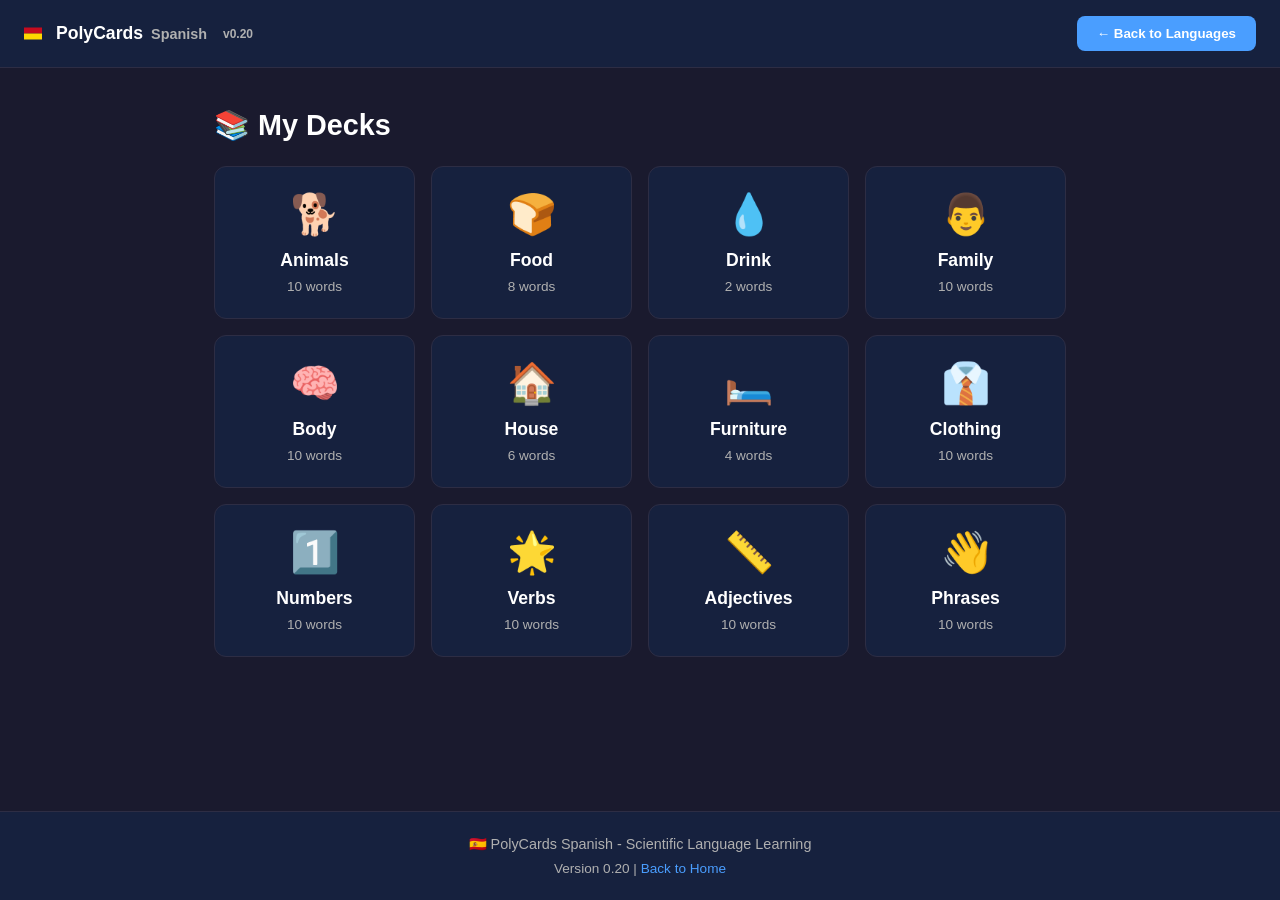
<file: indexnew-spanish.html>
<!DOCTYPE html>
<html lang="es">
<head>
  <meta charset="UTF-8"/>
  <meta name="viewport" content="width=device-width, initial-scale=1.0"/>
  <title>🇪🇸 PolyCards Spanish</title>
  <style>
    :root {
      --primary: #c60b1e;
      --primary-light: #FFD700;
      --surface: #1a1a2e;
      --surface2: #16213e;
      --text: #ffffff;
      --text2: #b0b0b0;
      --border: #2d2d44;
      --blue: #4a9eff;
      --green: #4caf50;
      --orange: #ff9800;
      --red: #f44336;
      --radius: 8px;
      --spacing: 16px;
    }

    * {
      margin: 0;
      padding: 0;
      box-sizing: border-box;
    }

    html, body {
      height: 100%;
      font-family: -apple-system, BlinkMacSystemFont, 'Segoe UI', Roboto, sans-serif;
      background: var(--surface);
      color: var(--text);
    }

    body {
      display: flex;
      flex-direction: column;
    }

    /* SCROLLBAR */
    ::-webkit-scrollbar {
      width: 10px;
    }

    ::-webkit-scrollbar-track {
      background: var(--surface);
    }

    ::-webkit-scrollbar-thumb {
      background: linear-gradient(180deg, var(--blue), #FFD700);
      border-radius: 10px;
      border: 2px solid var(--surface);
    }

    ::-webkit-scrollbar-thumb:hover {
      background: linear-gradient(180deg, #3a8eef, #ffc700);
      box-shadow: 0 0 12px rgba(74, 158, 255, 0.5);
    }

    /* NAVBAR */
    nav {
      background: var(--surface2);
      border-bottom: 1px solid var(--border);
      padding: 16px 24px;
      display: flex;
      justify-content: space-between;
      align-items: center;
      gap: 20px;
    }

    .nav-logo {
      display: flex;
      align-items: center;
      gap: 8px;
      font-weight: 700;
      font-size: 1.1rem;
    }

    .logo-name {
      color: var(--text);
    }

    .logo-country {
      color: var(--text2);
      font-size: 0.9rem;
    }

    .nav-version {
      color: var(--text2);
      font-size: 0.75rem;
      margin-left: 8px;
    }

    .nav-buttons {
      display: flex;
      gap: 12px;
    }

    .btn-back {
      background: var(--blue);
      color: white;
      border: none;
      padding: 10px 20px;
      border-radius: var(--radius);
      cursor: pointer;
      font-weight: 600;
      transition: all 0.3s;
    }

    .btn-back:hover {
      background: #3a8eef;
      transform: translateY(-2px);
    }

    /* MAIN */
    main {
      flex: 1;
      overflow-y: auto;
      padding: 40px 24px;
      max-width: 900px;
      margin: 0 auto;
      width: 100%;
    }

    /* PAGES */
    .page {
      display: none;
    }

    .page.active {
      display: block;
    }

    .page-title {
      font-size: 1.8rem;
      font-weight: 800;
      margin-bottom: 24px;
      color: var(--text);
    }

    /* DECKS PAGE */
    .deck-list {
      display: grid;
      grid-template-columns: repeat(auto-fill, minmax(200px, 1fr));
      gap: 16px;
    }

    .deck-card {
      background: var(--surface2);
      border: 1px solid var(--border);
      border-radius: 12px;
      padding: 24px;
      cursor: pointer;
      transition: all 0.3s;
      text-align: center;
    }

    .deck-card:hover {
      border-color: var(--blue);
      box-shadow: 0 8px 24px rgba(74, 158, 255, 0.15);
      transform: translateY(-4px);
    }

    .deck-emoji {
      font-size: 2.5rem;
      margin-bottom: 12px;
    }

    .deck-name {
      font-size: 1.1rem;
      font-weight: bold;
      margin-bottom: 8px;
    }

    .deck-stats {
      font-size: 0.85rem;
      color: var(--text2);
    }

    /* STUDY PAGE */
    .study-topbar {
      display: flex;
      justify-content: space-between;
      align-items: center;
      margin-bottom: 24px;
      padding: 16px;
      background: var(--surface2);
      border-radius: 8px;
    }

    .study-stats {
      display: flex;
      gap: 16px;
      font-size: 0.9rem;
    }

    .stat-item {
      display: flex;
      align-items: center;
      gap: 4px;
    }

    .stat-label {
      color: var(--text2);
    }

    .stat-value {
      color: var(--text);
      font-weight: 600;
    }

    /* FLASHCARD */
    .flashcard-wrap {
      perspective: 1200px;
      margin-bottom: 24px;
    }

    .flashcard {
      position: relative;
      width: 100%;
      height: 300px;
      cursor: pointer;
      transform-style: preserve-3d;
      transition: transform 0.6s;
    }

    .flashcard.flipped {
      transform: rotateY(180deg);
    }

    .flashcard-face {
      position: absolute;
      width: 100%;
      height: 100%;
      backface-visibility: hidden;
      display: flex;
      flex-direction: column;
      justify-content: center;
      align-items: center;
      border-radius: 12px;
      padding: 40px;
      text-align: center;
      border: 2px solid var(--border);
    }

    .flashcard-front {
      background: linear-gradient(135deg, rgba(74, 158, 255, 0.1), rgba(255, 215, 0, 0.05));
      color: var(--text);
    }

    .flashcard-back {
      background: linear-gradient(135deg, rgba(76, 175, 80, 0.1), rgba(74, 158, 255, 0.05));
      transform: rotateY(180deg);
    }

    .flashcard-tag {
      font-size: 0.85rem;
      color: var(--text2);
      margin-bottom: 12px;
      text-transform: uppercase;
      font-weight: 600;
    }

    .flashcard-emoji {
      font-size: 2rem;
      margin-bottom: 12px;
    }

    .flashcard-word {
      font-size: 2.5rem;
      font-weight: 800;
      margin-bottom: 12px;
      color: var(--blue);
    }

    .flashcard-translit {
      font-size: 1rem;
      color: var(--text2);
      margin-bottom: 16px;
      font-style: italic;
    }

    .flashcard-sentence {
      font-size: 0.95rem;
      color: var(--text2);
      margin: 16px 0;
      line-height: 1.5;
    }

    .flashcard-hint {
      font-size: 0.85rem;
      color: var(--text2);
      margin-top: 16px;
      font-style: italic;
    }

    .speak-btn {
      background: var(--blue);
      color: white;
      border: none;
      padding: 10px 20px;
      border-radius: 8px;
      cursor: pointer;
      font-weight: 600;
      margin-top: 16px;
      transition: all 0.3s;
    }

    .speak-btn:hover {
      background: #3a8eef;
    }

    .show-ans-btn {
      width: 100%;
      background: var(--green);
      color: white;
      border: none;
      padding: 16px;
      border-radius: 8px;
      cursor: pointer;
      font-weight: 600;
      font-size: 1rem;
      transition: all 0.3s;
      margin-bottom: 16px;
    }

    .show-ans-btn:hover {
      background: #45a049;
    }

    /* RATING BUTTONS */
    .rating-buttons {
      display: grid;
      grid-template-columns: repeat(4, 1fr);
      gap: 8px;
      margin-bottom: 24px;
    }

    .rating-btn {
      padding: 12px;
      border: 1px solid var(--border);
      border-radius: 8px;
      background: var(--surface2);
      color: var(--text);
      cursor: pointer;
      font-weight: 600;
      transition: all 0.3s;
      font-size: 0.9rem;
    }

    .rating-btn:hover {
      border-color: var(--blue);
      background: var(--surface);
    }

    .rating-btn.again { background: rgba(244, 67, 54, 0.2); border-color: #f44336; }
    .rating-btn.hard { background: rgba(255, 152, 0, 0.2); border-color: #ff9800; }
    .rating-btn.good { background: rgba(76, 175, 80, 0.2); border-color: #4caf50; }
    .rating-btn.easy { background: rgba(29, 78, 216, 0.2); border-color: #1d4ed8; }

    /* TYPE MODE */
    .type-input-wrap {
      margin-bottom: 16px;
    }

    .type-input {
      width: 100%;
      padding: 16px;
      border: 2px solid var(--border);
      border-radius: 8px;
      background: var(--surface2);
      color: var(--text);
      font-size: 1.1rem;
      font-weight: 600;
      text-align: center;
    }

    .type-input:focus {
      outline: none;
      border-color: var(--blue);
      box-shadow: 0 0 12px rgba(74, 158, 255, 0.3);
    }

    /* BROWSE PAGE */
    .browse-search {
      margin-bottom: 24px;
    }

    .search-input {
      width: 100%;
      padding: 12px;
      border: 1px solid var(--border);
      border-radius: 8px;
      background: var(--surface2);
      color: var(--text);
      font-size: 1rem;
    }

    .search-input:focus {
      outline: none;
      border-color: var(--blue);
    }

    .cards-table {
      width: 100%;
      border-collapse: collapse;
    }

    .cards-table th {
      background: var(--surface2);
      padding: 12px;
      text-align: left;
      font-weight: 600;
      border-bottom: 2px solid var(--border);
    }

    .cards-table td {
      padding: 12px;
      border-bottom: 1px solid var(--border);
    }

    .cards-table tr:hover {
      background: var(--surface2);
    }

    /* FOOTER */
    footer {
      background: var(--surface2);
      border-top: 1px solid var(--border);
      padding: 24px;
      text-align: center;
      color: var(--text2);
      font-size: 0.9rem;
    }

    /* RESPONSIVE */
    @media (max-width: 768px) {
      nav {
        flex-direction: column;
        gap: 12px;
      }

      main {
        padding: 24px 16px;
      }

      .page-title {
        font-size: 1.4rem;
      }

      .flashcard {
        height: 250px;
      }

      .flashcard-word {
        font-size: 2rem;
      }

      .rating-buttons {
        grid-template-columns: repeat(2, 1fr);
      }

      .deck-list {
        grid-template-columns: repeat(auto-fill, minmax(150px, 1fr));
      }
    }
  </style>
</head>
<body>

<!-- NAVBAR -->
<nav>
  <div class="nav-logo">
    <svg width="18" height="13" viewBox="0 0 3 2" style="display:inline-block;vertical-align:middle;margin-right:6px;">
      <rect fill="#c60b1e" width="3" height="1"/>
      <rect fill="#FFD700" y="1" width="3" height="1"/>
    </svg>
    <span class="logo-name">PolyCards</span>
    <span class="logo-country">Spanish</span>
    <span class="nav-version">v0.20</span>
  </div>
  <div class="nav-buttons">
    <button class="btn-back" onclick="window.location.href='index.html'">← Back to Languages</button>
  </div>
</nav>

<!-- MAIN -->
<main>

  <!-- DECKS PAGE -->
  <div class="page active" id="page-decks">
    <h1 class="page-title">📚 My Decks</h1>
    <div class="deck-list" id="deck-list"></div>
  </div>

  <!-- STUDY PAGE -->
  <div class="page" id="page-study">
    <h1 class="page-title">Study</h1>
    
    <div class="study-topbar">
      <div class="study-stats">
        <div class="stat-item">
          <span class="stat-label">New:</span>
          <span class="stat-value" id="new-count">0</span>
        </div>
        <div class="stat-item">
          <span class="stat-label">Learning:</span>
          <span class="stat-value" id="learning-count">0</span>
        </div>
        <div class="stat-item">
          <span class="stat-label">Due:</span>
          <span class="stat-value" id="due-count">0</span>
        </div>
      </div>
      <button class="btn-back" onclick="showPage('decks')">← Back to Decks</button>
    </div>

    <div class="flashcard-wrap">
      <div class="flashcard" id="flashcard" onclick="flipCard()">
        <div class="flashcard-face flashcard-front">
          <div class="flashcard-tag" id="flashcard-tag"></div>
          <div class="flashcard-emoji" id="flashcard-emoji"></div>
          <div class="flashcard-word" id="flashcard-word"></div>
          <div class="flashcard-translit" id="flashcard-translit"></div>
          <div class="flashcard-sentence" id="flashcard-sentence"></div>
          <button class="speak-btn" onclick="speakWord(event)">🔊 Pronounce</button>
          <div class="flashcard-hint">👆 Click to reveal</div>
        </div>
        <div class="flashcard-face flashcard-back">
          <div class="flashcard-tag" id="flashcard-back-tag"></div>
          <div class="flashcard-emoji" id="flashcard-back-emoji"></div>
          <div class="flashcard-word" id="flashcard-answer"></div>
          <div class="flashcard-translit" id="flashcard-answer-translit"></div>
          <div class="flashcard-sentence" id="flashcard-back-sentence"></div>
          <button class="speak-btn" onclick="speakWord(event)">🔊 Pronounce</button>
        </div>
      </div>
    </div>

    <button class="show-ans-btn" id="show-ans-btn" onclick="flipCard()">Show Answer</button>

    <div class="rating-buttons" id="rating-buttons" style="display:none;">
      <button class="rating-btn again" onclick="rateCard(1)">Again</button>
      <button class="rating-btn hard" onclick="rateCard(2)">Hard</button>
      <button class="rating-btn good" onclick="rateCard(3)">Good</button>
      <button class="rating-btn easy" onclick="rateCard(4)">Easy</button>
    </div>

    <div id="study-done" style="display:none; text-align:center; padding:40px;">
      <h2 style="font-size:2rem; margin-bottom:16px;">🎉 Deck Complete!</h2>
      <p style="color:var(--text2); margin-bottom:24px;">Great job! Come back tomorrow for your review.</p>
      <button class="btn-back" onclick="showPage('decks')">← Back to Decks</button>
    </div>
  </div>

  <!-- BROWSE PAGE -->
  <div class="page" id="page-browse">
    <h1 class="page-title">📖 All Words</h1>
    
    <div class="browse-search">
      <input type="text" class="search-input" id="search-input" placeholder="Search words..." onkeyup="filterCards()">
    </div>

    <table class="cards-table">
      <thead>
        <tr>
          <th>Spanish</th>
          <th>English</th>
          <th>Category</th>
          <th>Status</th>
        </tr>
      </thead>
      <tbody id="cards-tbody"></tbody>
    </table>
  </div>

  <!-- STATS PAGE -->
  <div class="page" id="page-stats">
    <h1 class="page-title">📊 Statistics</h1>
    <div id="stats-display" style="padding:24px; background:var(--surface2); border-radius:12px;">
      <p style="color:var(--text2);">Learning statistics will appear here as you study.</p>
    </div>
  </div>

</main>

<!-- FOOTER -->
<footer>
  <p>🇪🇸 PolyCards Spanish - Scientific Language Learning</p>
  <p style="margin-top:8px; font-size:0.85rem;">Version 0.20 | <a href="index.html" style="color:var(--blue); text-decoration:none;">Back to Home</a></p>
</footer>

<!-- JAVASCRIPT -->
<script>
  // ════════════════════════════════════════
  // DATA - 100 SPANISH WORDS
  // ════════════════════════════════════════

  const words = [
    // ANIMALS (10)
    { es: "perro", en: "dog", category: "Animals", emoji: "🐕", sentence_es: "El perro es amigable", sentence_en: "The dog is friendly" },
    { es: "gato", en: "cat", category: "Animals", emoji: "🐱", sentence_es: "El gato duerme", sentence_en: "The cat sleeps" },
    { es: "pájaro", en: "bird", category: "Animals", emoji: "🐦", sentence_es: "El pájaro vuela", sentence_en: "The bird flies" },
    { es: "caballo", en: "horse", category: "Animals", emoji: "🐴", sentence_es: "El caballo corre", sentence_en: "The horse runs" },
    { es: "vaca", en: "cow", category: "Animals", emoji: "🐄", sentence_es: "La vaca come pasto", sentence_en: "The cow eats grass" },
    { es: "cerdo", en: "pig", category: "Animals", emoji: "🐷", sentence_es: "El cerdo es gordo", sentence_en: "The pig is fat" },
    { es: "oveja", en: "sheep", category: "Animals", emoji: "🐑", sentence_es: "La oveja tiene lana", sentence_en: "The sheep has wool" },
    { es: "gallo", en: "rooster", category: "Animals", emoji: "🐓", sentence_es: "El gallo canta", sentence_en: "The rooster sings" },
    { es: "pato", en: "duck", category: "Animals", emoji: "🦆", sentence_es: "El pato nada", sentence_en: "The duck swims" },
    { es: "pez", en: "fish", category: "Animals", emoji: "🐠", sentence_es: "El pez nada en el agua", sentence_en: "The fish swims in water" },

    // FOOD & DRINK (10)
    { es: "pan", en: "bread", category: "Food", emoji: "🍞", sentence_es: "Como pan en el desayuno", sentence_en: "I eat bread for breakfast" },
    { es: "agua", en: "water", category: "Drink", emoji: "💧", sentence_es: "Bebo agua todos los días", sentence_en: "I drink water every day" },
    { es: "manzana", en: "apple", category: "Food", emoji: "🍎", sentence_es: "La manzana es roja", sentence_en: "The apple is red" },
    { es: "plátano", en: "banana", category: "Food", emoji: "🍌", sentence_es: "El plátano es amarillo", sentence_en: "The banana is yellow" },
    { es: "naranja", en: "orange", category: "Food", emoji: "🍊", sentence_es: "La naranja es dulce", sentence_en: "The orange is sweet" },
    { es: "queso", en: "cheese", category: "Food", emoji: "🧀", sentence_es: "El queso es delicioso", sentence_en: "The cheese is delicious" },
    { es: "leche", en: "milk", category: "Drink", emoji: "🥛", sentence_es: "La leche es blanca", sentence_en: "The milk is white" },
    { es: "carne", en: "meat", category: "Food", emoji: "🥩", sentence_es: "La carne es proteína", sentence_en: "Meat is protein" },
    { es: "pollo", en: "chicken", category: "Food", emoji: "🍗", sentence_es: "El pollo es sabroso", sentence_en: "The chicken is tasty" },
    { es: "arroz", en: "rice", category: "Food", emoji: "🍚", sentence_es: "El arroz es blanco", sentence_en: "The rice is white" },

    // FAMILY (10)
    { es: "padre", en: "father", category: "Family", emoji: "👨", sentence_es: "Mi padre trabaja", sentence_en: "My father works" },
    { es: "madre", en: "mother", category: "Family", emoji: "👩", sentence_es: "Mi madre cocina", sentence_en: "My mother cooks" },
    { es: "hermano", en: "brother", category: "Family", emoji: "👦", sentence_es: "Mi hermano juega", sentence_en: "My brother plays" },
    { es: "hermana", en: "sister", category: "Family", emoji: "👧", sentence_es: "Mi hermana estudia", sentence_en: "My sister studies" },
    { es: "abuelo", en: "grandfather", category: "Family", emoji: "👴", sentence_es: "Mi abuelo es viejo", sentence_en: "My grandfather is old" },
    { es: "abuela", en: "grandmother", category: "Family", emoji: "👵", sentence_es: "Mi abuela es amable", sentence_en: "My grandmother is kind" },
    { es: "hijo", en: "son", category: "Family", emoji: "👦", sentence_es: "Mi hijo es pequeño", sentence_en: "My son is small" },
    { es: "hija", en: "daughter", category: "Family", emoji: "👧", sentence_es: "Mi hija es inteligente", sentence_en: "My daughter is smart" },
    { es: "tío", en: "uncle", category: "Family", emoji: "👨", sentence_es: "Mi tío es ingeniero", sentence_en: "My uncle is an engineer" },
    { es: "tía", en: "aunt", category: "Family", emoji: "👩", sentence_es: "Mi tía es doctora", sentence_en: "My aunt is a doctor" },

    // BODY PARTS (10)
    { es: "cabeza", en: "head", category: "Body", emoji: "🧠", sentence_es: "Mi cabeza duele", sentence_en: "My head hurts" },
    { es: "ojo", en: "eye", category: "Body", emoji: "👁️", sentence_es: "Tengo dos ojos", sentence_en: "I have two eyes" },
    { es: "nariz", en: "nose", category: "Body", emoji: "👃", sentence_es: "Mi nariz es pequeña", sentence_en: "My nose is small" },
    { es: "oído", en: "ear", category: "Body", emoji: "👂", sentence_es: "Escucho con mis oídos", sentence_en: "I listen with my ears" },
    { es: "boca", en: "mouth", category: "Body", emoji: "👄", sentence_es: "Hablo con la boca", sentence_en: "I speak with my mouth" },
    { es: "brazo", en: "arm", category: "Body", emoji: "💪", sentence_es: "Tengo dos brazos", sentence_en: "I have two arms" },
    { es: "mano", en: "hand", category: "Body", emoji: "✋", sentence_es: "Escribo con la mano", sentence_en: "I write with my hand" },
    { es: "pierna", en: "leg", category: "Body", emoji: "🦵", sentence_es: "Tengo dos piernas", sentence_en: "I have two legs" },
    { es: "pie", en: "foot", category: "Body", emoji: "🦶", sentence_es: "Camino con los pies", sentence_en: "I walk with my feet" },
    { es: "corazón", en: "heart", category: "Body", emoji: "❤️", sentence_es: "El corazón late", sentence_en: "The heart beats" },

    // HOUSE & FURNITURE (10)
    { es: "casa", en: "house", category: "House", emoji: "🏠", sentence_es: "Mi casa es grande", sentence_en: "My house is big" },
    { es: "puerta", en: "door", category: "House", emoji: "🚪", sentence_es: "La puerta está cerrada", sentence_en: "The door is closed" },
    { es: "ventana", en: "window", category: "House", emoji: "🪟", sentence_es: "La ventana está abierta", sentence_en: "The window is open" },
    { es: "cama", en: "bed", category: "Furniture", emoji: "🛏️", sentence_es: "Duermo en la cama", sentence_en: "I sleep in the bed" },
    { es: "mesa", en: "table", category: "Furniture", emoji: "🪑", sentence_es: "Como en la mesa", sentence_en: "I eat at the table" },
    { es: "silla", en: "chair", category: "Furniture", emoji: "🪑", sentence_es: "Me siento en la silla", sentence_en: "I sit on the chair" },
    { es: "sofá", en: "sofa", category: "Furniture", emoji: "🛋️", sentence_es: "Veo TV en el sofá", sentence_en: "I watch TV on the sofa" },
    { es: "cocina", en: "kitchen", category: "House", emoji: "🍳", sentence_es: "Cocino en la cocina", sentence_en: "I cook in the kitchen" },
    { es: "baño", en: "bathroom", category: "House", emoji: "🚿", sentence_es: "Me ducho en el baño", sentence_en: "I shower in the bathroom" },
    { es: "dormitorio", en: "bedroom", category: "House", emoji: "🛌", sentence_es: "Duermo en el dormitorio", sentence_en: "I sleep in the bedroom" },

    // CLOTHING (10)
    { es: "camisa", en: "shirt", category: "Clothing", emoji: "👔", sentence_es: "Llevo una camisa azul", sentence_en: "I wear a blue shirt" },
    { es: "pantalones", en: "pants", category: "Clothing", emoji: "👖", sentence_es: "Mis pantalones son negros", sentence_en: "My pants are black" },
    { es: "falda", en: "skirt", category: "Clothing", emoji: "👗", sentence_es: "Ella lleva una falda", sentence_en: "She wears a skirt" },
    { es: "zapatos", en: "shoes", category: "Clothing", emoji: "👞", sentence_es: "Mis zapatos son cómodos", sentence_en: "My shoes are comfortable" },
    { es: "sombrero", en: "hat", category: "Clothing", emoji: "🎩", sentence_es: "Llevo un sombrero", sentence_en: "I wear a hat" },
    { es: "calcetines", en: "socks", category: "Clothing", emoji: "🧦", sentence_es: "Mis calcetines son blancos", sentence_en: "My socks are white" },
    { es: "abrigo", en: "coat", category: "Clothing", emoji: "🧥", sentence_es: "Mi abrigo es cálido", sentence_en: "My coat is warm" },
    { es: "vestido", en: "dress", category: "Clothing", emoji: "👗", sentence_es: "Su vestido es hermoso", sentence_en: "Her dress is beautiful" },
    { es: "corbata", en: "tie", category: "Clothing", emoji: "👔", sentence_es: "Llevo una corbata roja", sentence_en: "I wear a red tie" },
    { es: "cinturón", en: "belt", category: "Clothing", emoji: "⌚", sentence_es: "Mi cinturón es de cuero", sentence_en: "My belt is leather" },

    // NUMBERS (10)
    { es: "uno", en: "one", category: "Numbers", emoji: "1️⃣", sentence_es: "Tengo uno", sentence_en: "I have one" },
    { es: "dos", en: "two", category: "Numbers", emoji: "2️⃣", sentence_es: "Tengo dos", sentence_en: "I have two" },
    { es: "tres", en: "three", category: "Numbers", emoji: "3️⃣", sentence_es: "Tengo tres", sentence_en: "I have three" },
    { es: "cuatro", en: "four", category: "Numbers", emoji: "4️⃣", sentence_es: "Tengo cuatro", sentence_en: "I have four" },
    { es: "cinco", en: "five", category: "Numbers", emoji: "5️⃣", sentence_es: "Tengo cinco", sentence_en: "I have five" },
    { es: "seis", en: "six", category: "Numbers", emoji: "6️⃣", sentence_es: "Tengo seis", sentence_en: "I have six" },
    { es: "siete", en: "seven", category: "Numbers", emoji: "7️⃣", sentence_es: "Tengo siete", sentence_en: "I have seven" },
    { es: "ocho", en: "eight", category: "Numbers", emoji: "8️⃣", sentence_es: "Tengo ocho", sentence_en: "I have eight" },
    { es: "nueve", en: "nine", category: "Numbers", emoji: "9️⃣", sentence_es: "Tengo nueve", sentence_en: "I have nine" },
    { es: "diez", en: "ten", category: "Numbers", emoji: "🔟", sentence_es: "Tengo diez", sentence_en: "I have ten" },

    // VERBS (10)
    { es: "ser", en: "to be", category: "Verbs", emoji: "🌟", sentence_es: "Yo soy", sentence_en: "I am" },
    { es: "estar", en: "to be (location)", category: "Verbs", emoji: "📍", sentence_es: "Estoy aquí", sentence_en: "I am here" },
    { es: "tener", en: "to have", category: "Verbs", emoji: "✋", sentence_es: "Tengo un libro", sentence_en: "I have a book" },
    { es: "hacer", en: "to do", category: "Verbs", emoji: "✅", sentence_es: "Hago la tarea", sentence_en: "I do homework" },
    { es: "ir", en: "to go", category: "Verbs", emoji: "🚶", sentence_es: "Voy al cine", sentence_en: "I go to the cinema" },
    { es: "venir", en: "to come", category: "Verbs", emoji: "👋", sentence_es: "Vengo mañana", sentence_en: "I come tomorrow" },
    { es: "hablar", en: "to speak", category: "Verbs", emoji: "💬", sentence_es: "Hablo español", sentence_en: "I speak Spanish" },
    { es: "comer", en: "to eat", category: "Verbs", emoji: "🍽️", sentence_es: "Como pan", sentence_en: "I eat bread" },
    { es: "beber", en: "to drink", category: "Verbs", emoji: "🥤", sentence_es: "Bebo agua", sentence_en: "I drink water" },
    { es: "dormir", en: "to sleep", category: "Verbs", emoji: "😴", sentence_es: "Duermo 8 horas", sentence_en: "I sleep 8 hours" },

    // ADJECTIVES (10)
    { es: "grande", en: "big", category: "Adjectives", emoji: "📏", sentence_es: "La casa es grande", sentence_en: "The house is big" },
    { es: "pequeño", en: "small", category: "Adjectives", emoji: "🤏", sentence_es: "El gato es pequeño", sentence_en: "The cat is small" },
    { es: "bueno", en: "good", category: "Adjectives", emoji: "👍", sentence_es: "Es un buen día", sentence_en: "It's a good day" },
    { es: "malo", en: "bad", category: "Adjectives", emoji: "👎", sentence_es: "Es un mal día", sentence_en: "It's a bad day" },
    { es: "hermoso", en: "beautiful", category: "Adjectives", emoji: "✨", sentence_es: "La flor es hermosa", sentence_en: "The flower is beautiful" },
    { es: "feo", en: "ugly", category: "Adjectives", emoji: "😖", sentence_es: "No es feo", sentence_en: "It's not ugly" },
    { es: "rápido", en: "fast", category: "Adjectives", emoji: "⚡", sentence_es: "El coche es rápido", sentence_en: "The car is fast" },
    { es: "lento", en: "slow", category: "Adjectives", emoji: "🐢", sentence_es: "La tortuga es lenta", sentence_en: "The turtle is slow" },
    { es: "caliente", en: "hot", category: "Adjectives", emoji: "🔥", sentence_es: "El café está caliente", sentence_en: "The coffee is hot" },
    { es: "frío", en: "cold", category: "Adjectives", emoji: "❄️", sentence_es: "El hielo está frío", sentence_en: "The ice is cold" },

    // COMMON PHRASES (10)
    { es: "hola", en: "hello", category: "Phrases", emoji: "👋", sentence_es: "Hola, ¿cómo estás?", sentence_en: "Hello, how are you?" },
    { es: "adiós", en: "goodbye", category: "Phrases", emoji: "👋", sentence_es: "Adiós, hasta luego", sentence_en: "Goodbye, see you later" },
    { es: "por favor", en: "please", category: "Phrases", emoji: "🙏", sentence_es: "Por favor, ayúdame", sentence_en: "Please, help me" },
    { es: "gracias", en: "thank you", category: "Phrases", emoji: "🙏", sentence_es: "Gracias por tu ayuda", sentence_en: "Thank you for your help" },
    { es: "de nada", en: "you're welcome", category: "Phrases", emoji: "😊", sentence_es: "De nada, es mi placer", sentence_en: "You're welcome, it's my pleasure" },
    { es: "sí", en: "yes", category: "Phrases", emoji: "✅", sentence_es: "Sí, estoy de acuerdo", sentence_en: "Yes, I agree" },
    { es: "no", en: "no", category: "Phrases", emoji: "❌", sentence_es: "No, no quiero", sentence_en: "No, I don't want to" },
    { es: "amigo", en: "friend", category: "Phrases", emoji: "👫", sentence_es: "Es mi amigo", sentence_en: "He is my friend" },
    { es: "amor", en: "love", category: "Phrases", emoji: "❤️", sentence_es: "Te amo", sentence_en: "I love you" },
    { es: "día", en: "day", category: "Phrases", emoji: "☀️", sentence_es: "Es un buen día", sentence_en: "It's a good day" }
  ];

  // ════════════════════════════════════════
  // STATE
  // ════════════════════════════════════════

  let currentDeck = null;
  let currentCardIndex = 0;
  let isFlipped = false;
  let deckStats = {};

  // ════════════════════════════════════════
  // FUNCTIONS
  // ════════════════════════════════════════

  function showPage(page) {
    document.querySelectorAll('.page').forEach(p => p.classList.remove('active'));
    document.getElementById('page-' + page).classList.add('active');
    if (page === 'browse') renderBrowse();
  }

  function initDecks() {
    const categories = [...new Set(words.map(w => w.category))];
    const deckList = document.getElementById('deck-list');
    deckList.innerHTML = '';

    categories.forEach((cat, idx) => {
      const catWords = words.filter(w => w.category === cat);
      const card = document.createElement('div');
      card.className = 'deck-card';
      card.innerHTML = `
        <div class="deck-emoji">${catWords[0].emoji}</div>
        <div class="deck-name">${cat}</div>
        <div class="deck-stats">${catWords.length} words</div>
      `;
      card.onclick = () => startStudy(cat);
      deckList.appendChild(card);
    });
  }

  function startStudy(category) {
    currentDeck = category;
    currentCardIndex = 0;
    isFlipped = false;
    showPage('study');
    renderCard();
    updateStats();
  }

  function renderCard() {
    const deckWords = words.filter(w => w.category === currentDeck);
    if (currentCardIndex >= deckWords.length) {
      document.getElementById('study-done').style.display = 'block';
      document.getElementById('show-ans-btn').style.display = 'none';
      document.getElementById('rating-buttons').style.display = 'none';
      return;
    }

    const card = deckWords[currentCardIndex];
    document.getElementById('flashcard-tag').textContent = `🇪🇸 ${currentDeck}`;
    document.getElementById('flashcard-emoji').textContent = card.emoji;
    document.getElementById('flashcard-word').textContent = card.es;
    document.getElementById('flashcard-translit').textContent = `(${card.en})`;
    document.getElementById('flashcard-sentence').textContent = card.sentence_es;

    document.getElementById('flashcard-back-tag').textContent = `🇬🇧 Translation`;
    document.getElementById('flashcard-back-emoji').textContent = card.emoji;
    document.getElementById('flashcard-answer').textContent = card.en;
    document.getElementById('flashcard-answer-translit').textContent = ``;
    document.getElementById('flashcard-back-sentence').textContent = card.sentence_en;

    document.getElementById('flashcard').classList.remove('flipped');
    document.getElementById('show-ans-btn').style.display = 'block';
    document.getElementById('rating-buttons').style.display = 'none';
    isFlipped = false;
  }

  function flipCard() {
    isFlipped = !isFlipped;
    document.getElementById('flashcard').classList.toggle('flipped');
    if (isFlipped) {
      document.getElementById('show-ans-btn').style.display = 'none';
      document.getElementById('rating-buttons').style.display = 'grid';
    }
  }

  function rateCard(rating) {
    currentCardIndex++;
    renderCard();
    updateStats();
  }

  function speakWord(e) {
    e.stopPropagation();
    const deckWords = words.filter(w => w.category === currentDeck);
    const card = deckWords[currentCardIndex];
    const text = isFlipped ? card.en : card.es;
    const lang = isFlipped ? 'en-US' : 'es-ES';

    const utterance = new SpeechSynthesisUtterance(text);
    utterance.lang = lang;
    speechSynthesis.speak(utterance);
  }

  function updateStats() {
    const deckWords = words.filter(w => w.category === currentDeck);
    const total = deckWords.length;
    const done = currentCardIndex;
    const remaining = total - done;

    document.getElementById('new-count').textContent = remaining;
    document.getElementById('learning-count').textContent = '0';
    document.getElementById('due-count').textContent = done;
  }

  function renderBrowse() {
    const tbody = document.getElementById('cards-tbody');
    tbody.innerHTML = '';
    words.forEach(word => {
      const row = document.createElement('tr');
      row.innerHTML = `
        <td><strong>${word.es}</strong></td>
        <td>${word.en}</td>
        <td>${word.category}</td>
        <td>${word.emoji}</td>
      `;
      tbody.appendChild(row);
    });
  }

  function filterCards() {
    const search = document.getElementById('search-input').value.toLowerCase();
    const rows = document.querySelectorAll('.cards-table tbody tr');
    rows.forEach(row => {
      const text = row.textContent.toLowerCase();
      row.style.display = text.includes(search) ? '' : 'none';
    });
  }

  // ════════════════════════════════════════
  // INIT
  // ════════════════════════════════════════

  window.addEventListener('DOMContentLoaded', () => {
    initDecks();
  });
</script>

</body>
</html>
</file>
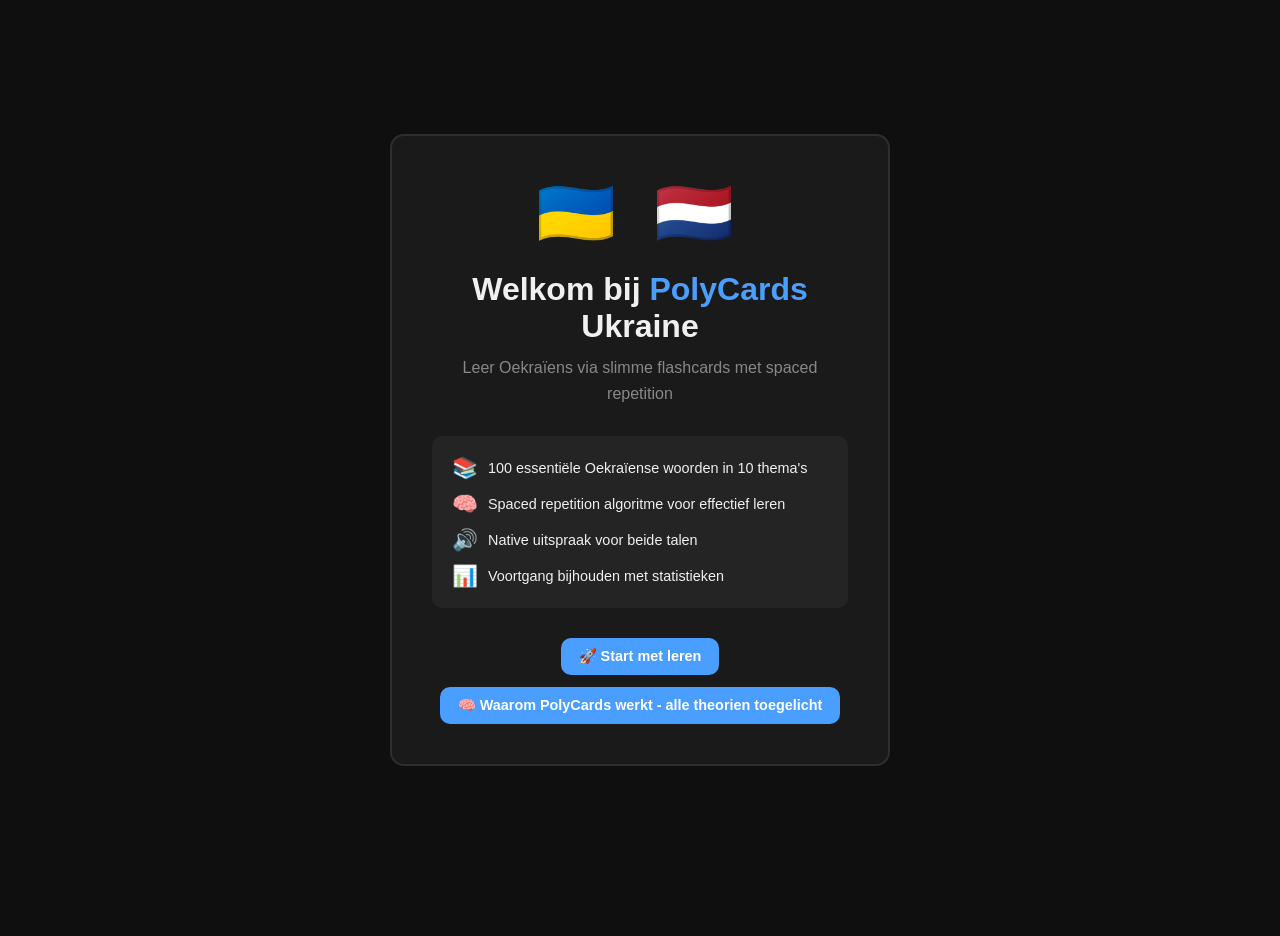
<file: indexnew.html>
<!DOCTYPE html>
<html lang="nl">
<head>
<meta charset="UTF-8"/>
<meta name="viewport" content="width=device-width, initial-scale=1.0"/>

<title>🇺🇦 PolyCards Ukraine</title>

<!-- CSS Links -->
<link rel="stylesheet" href="css/style.css"/>

</head>
<body>

<!-- v0.17: WELCOME SCREEN (first time only) -->
<div id="welcome-screen" class="welcome-screen" style="display:none;">
  <div class="welcome-card">
    <div class="welcome-flags">🇺🇦 🇳🇱</div>
    <h1 class="welcome-title">Welkom bij <span>PolyCards</span> Ukraine</h1>
    <p class="welcome-subtitle">Leer Oekraïens via slimme flashcards met spaced repetition</p>
    
    <div class="welcome-features">
      <div class="welcome-feature">
        <span class="welcome-feature-icon">📚</span>
        <span>100 essentiële Oekraïense woorden in 10 thema's</span>
      </div>
      <div class="welcome-feature">
        <span class="welcome-feature-icon">🧠</span>
        <span>Spaced repetition algoritme voor effectief leren</span>
      </div>
     
      <div class="welcome-feature">
        <span class="welcome-feature-icon">🔊</span>
        <span>Native uitspraak voor beide talen</span>
      </div>
      <div class="welcome-feature">
        <span class="welcome-feature-icon">📊</span>
        <span>Voortgang bijhouden met statistieken</span>
      </div>
    </div>
    
    <button class="btn btn-primary" onclick="closeWelcome()">🚀 Start met leren</button>
    <button class="btn btn-primary" onclick="window.location.href='theories.html'" style="margin-top:12px;">🧠 Waarom PolyCards werkt - alle theorien toegelicht</button>
     
  </div>
</div>

<nav>

<div class="nav-logo">
  <svg width="18" height="13" viewBox="0 0 3 2" style="display:inline-block;vertical-align:middle;margin-right:6px;">
    <rect fill="#0057B7" width="3" height="1"/>
    <rect fill="#FFD700" y="1" width="3" height="1"/>
  </svg>
  <span class="logo-name">PolyCards</span> 
  <span class="logo-country">Ukraine</span>
  <span class="nav-version">v0.22.0</span>
</div>
  
<div class="nav-tabs">
    <button class="nav-tab active" onclick="showPage('decks')">📚 <span class="tab-label">Decks</span></button>
    <button class="nav-tab" onclick="showPage('instructions')">📖 <span class="tab-label">Instructions</span></button>
    <button class="nav-tab" onclick="showPage('browse')">🔍 <span class="tab-label">Browse</span></button>
    <button class="nav-tab" onclick="showPage('stats')">📊 <span class="tab-label">Stats</span></button>
    <button class="nav-tab" onclick="showWelcome()">👋 <span class="tab-label">Welcome</span></button>
  </div>


</nav>

<!-- DECKS -->
<div class="page active" id="page-decks">
  <div class="page-title">Mijn Decks 📚</div>
  <div class="page-sub">Kies een deck en een leermodus</div>
  <div class="deck-table">
    <div class="deck-table-head">
      <span>Deck</span>
      <span style="text-align:center">New</span>
      <span style="text-align:center">Lrn</span>
      <span style="text-align:center">Due</span>
      <span></span>
    </div>
    <div id="deck-rows"></div>
  </div>
</div>

<!-- STUDY -->
<div class="page" id="page-study">
  <div class="study-topbar">
    <button class="btn btn-outline btn-sm" onclick="showPage('decks')">← Terug</button>
    <div class="study-counts">
      <span class="c-new" id="s-new">0</span>
      <span class="c-learn" id="s-learn">0</span>
      <span class="c-due" id="s-due">0</span>
    </div>
  </div>
  <div class="prog-bar"><div class="prog-fill" id="s-prog" style="width:0%"></div></div>

  <!-- MODE SELECTOR -->
  <div class="mode-selector">
    <button class="mode-btn active" id="mode-flip" onclick="setStudyMode('flip')">🔄 Flashcard</button>
    <button class="mode-btn" id="mode-type" onclick="setStudyMode('type')">⌨️ Typ het woord</button>
  </div>
  <div class="mode-selector" style="margin-top:-8px">
    <button class="mode-btn active" id="dir-uk-nl" onclick="setDirection('uk-nl')">🇺🇦 → 🇳🇱</button>
    <button class="mode-btn" id="dir-nl-uk" onclick="setDirection('nl-uk')">🇳🇱 → 🇺🇦</button>
    <button class="mode-btn" id="dir-mix" onclick="setDirection('mix')">🔀 Mix</button>
  </div>

  <div id="study-area">
    <!-- FLIP MODE -->
    <div id="flip-mode">
      <div class="flashcard-wrap">
        <div class="flashcard" id="flashcard" onclick="flipCard()">
          <div class="flashcard-face flashcard-front">
            <div class="flashcard-tag" id="flashcard-tag"></div>
            <!-- <div class="flashcard-emoji" id="flashcard-emoji"></div> -->
            <div class="flashcard-word" id="flashcard-word"></div>
            <div class="flashcard-translit" id="flashcard-translit"></div>
            <div class="flashcard-sentence" id="flashcard-sentence"></div>
            <button class="speak-btn" onclick="speakWord(event)">🔊 Uitspraak</button>
            <div class="flashcard-hint">👆 Tik om te omdraaien</div>
             

          </div>
          <div class="flashcard-face flashcard-back">
            <div class="flashcard-tag" id="flashcard-back-tag"></div>
            <div class="flashcard-emoji" id="flashcard-back-emoji"></div>
            <div class="flashcard-answer-word" id="flashcard-answer"></div>
            <div class="flashcard-answer-translit" id="flashcard-answer-translit"></div> 
            <div class="flashcard-word" id="flashcard-word2"></div>
            <div class="flashcard-translit" id="flashcard-translit2"></div>
            <div class="flashcard-sentence" id="flashcard-back-sentence"></div>
            <button class="speak-btn" onclick="speakWord(event)">🔊 Uitspraak</button>
            
          </div>
        </div>
      </div>
      <button class="show-ans-btn" id="show-ans-btn" onclick="flipCard()">Toon Antwoord</button>
      <div class="rating-btns" id="rating-btns" style="display:none">
        <button class="r-btn r-again" onclick="rate('again')">Again<span class="sub">&lt;1m</span></button>
        <button class="r-btn r-hard" onclick="rate('hard')">Hard<span class="sub">&lt;6m</span></button>
        <button class="r-btn r-good" onclick="rate('good')">Good<span class="sub">&lt;10m</span></button>
        <button class="r-btn r-easy" onclick="rate('easy')">Easy<span class="sub">5d</span></button>
      </div>
    </div>

<!-- TYPE MODE -->
<div id="type-mode" style="display:none">
  <div class="flashcard-wrap">
    <div class="flashcard-face flashcard-front" style="position:relative;min-height:220px;border-radius:var(--radius);border:1px solid var(--border);background:var(--surface);display:flex;flex-direction:column;align-items:center;justify-content:center;padding:24px;text-align:center;">
      <div class="flashcard-tag" id="t-tag"></div>
      <div class="flashcard-emoji" id="t-emoji"></div>
      <div class="flashcard-word" id="t-word"></div>
      <div class="flashcard-translit" id="t-translit"></div>
      <button class="speak-btn" onclick="speakWord(event)" style="margin-top:16px;">🔊 Uitspraak</button>
    </div>
  </div>
  <div class="type-input-wrap">
    <input class="type-input" id="type-input" placeholder="Typ het antwoord..." onkeydown="typeKeydown(event)" autocomplete="off" autocorrect="off" spellcheck="false"/>
  </div>
  <div class="type-feedback" id="type-feedback"></div>
  <button class="check-btn" id="check-btn" onclick="checkType()">✓ Controleer</button>
  <div class="rating-btns" id="type-rating-btns" style="display:none">
    <button class="r-btn r-again" onclick="rate('again')">Again<span class="sub">&lt;1m</span></button>
    <button class="r-btn r-hard" onclick="rate('hard')">Hard<span class="sub">&lt;6m</span></button>
    <button class="r-btn r-good" onclick="rate('good')">Good<span class="sub">&lt;10m</span></button>
    <button class="r-btn r-easy" onclick="rate('easy')">Easy<span class="sub">5d</span></button>
  </div>
</div>

</div>

  <div id="study-done" style="display:none">
    <div class="done-state">
      <div class="done-icon">🎉</div>
      <div class="done-title">Deck klaar!</div>
      <div class="done-sub">Geweldig gedaan! Kom morgen terug voor je herhaling.</div>
      <button class="btn btn-primary" onclick="showPage('decks')">← Terug naar Decks</button>
    </div>
  </div>
</div>

<!-- BROWSE -->
<div class="page" id="page-browse">
  <div class="page-title">Browse 🔍</div>
  <div class="page-sub" id="browse-count">Alle kaarten</div>
  <input class="search-bar" id="browse-search" placeholder="🔍 Zoek op woord of vertaling..." oninput="renderBrowse()"/>
  <div class="filter-row" id="browse-filters"></div>
  <div id="browse-list"></div>
</div>


<!-- v0.16: INSTRUCTIONS PAGE -->
<div id="page-instructions" class="page">
  <div class="page-title">📖 Instructions</div>
  <div class="page-sub">Alles over PolyCards Ukraine</div>
  
  <div class="card">
    <div class="card-title">📚 Wat is PolyCards Ukraine?</div>
    <p class="instructions-a">PolyCards Ukraine helpt je <strong>Oekraïens leren</strong> via slimme flashcards met <strong>spaced repetition</strong> — een bewezen methode waarbij je woorden op het juiste moment herhaalt.</p>
  </div>

  <div class="card">
    <div class="card-title">🎴 Hoe gebruik je de app?</div>
    <div class="instructions-section">
      <div class="instructions-q">1. Kies een deck</div>
      <div class="instructions-a">Ga naar Decks en klik op "Studeren" bij een thema.</div>
    </div>
    <div class="instructions-section">
      <div class="instructions-q">2. Bekijk de kaart</div>
      <div class="instructions-a">Je ziet een Oekraïens woord. Probeer de vertaling te bedenken.</div>
    </div>
    <div class="instructions-section">
      <div class="instructions-q">3. Draai de kaart</div>
      <div class="instructions-a">Klik op de kaart om het antwoord te zien.</div>
    </div>
    <div class="instructions-section">
      <div class="instructions-q">4. Beoordeel jezelf</div>
      <div class="instructions-a">Kies eerlijk: Again / Hard / Good / Easy.</div>
    </div>
  </div>

  <div class="card">
    <div class="card-title">🔊 Audio uitspraak</div>
    <p class="instructions-a">Klik op <strong>🔊 Uitspraak</strong> om het woord te horen. Werkt voor Oekraïens én Nederlands.</p>
  </div>

  <div class="card">
    <div class="card-title">🔄 Richting & modus</div>
    <div class="instructions-section">
      <div class="instructions-q">Richting wisselen</div>
      <div class="instructions-a">Standaard: Oekraïens → Nederlands. Klik op de vlag-knop om om te draaien.</div>
    </div>
    <div class="instructions-section">
      <div class="instructions-q">Flip vs Type modus</div>
      <div class="instructions-a">Flip: klik om antwoord te zien. Type: typ het antwoord zelf (uitdagender).</div>
    </div>
  </div>

  <div class="card">
    <div class="card-title">📊 Statistieken uitleg</div>
    <div class="instructions-section">
      <div class="instructions-q">New</div>
      <div class="instructions-a">Woorden die je nog nooit hebt gezien.</div>
    </div>
    <div class="instructions-section">
      <div class="instructions-q">Learning (Lrn)</div>
      <div class="instructions-a">Woorden die je aan het oefenen bent.</div>
    </div>
    <div class="instructions-section">
      <div class="instructions-q">Due</div>
      <div class="instructions-a">Woorden die klaar zijn voor herhaling.</div>
    </div>
    <div class="instructions-section">
      <div class="instructions-q">Mature</div>
      <div class="instructions-a">Woorden die je goed kent (interval ≥ 21 dagen).</div>
    </div>
  </div>

  <div class="card">
    <div class="card-title">🎯 Tips voor effectief leren</div>
    <div class="instructions-a">
      <ul>
        <li>Oefen <strong>dagelijks</strong>, ook al is het maar 5 minuten</li>
        <li>Wees <strong>eerlijk</strong> bij het beoordelen</li>
        <li>Gebruik de <strong>audio</strong> om uitspraak te leren</li>
        <li>Oefen beide <strong>richtingen</strong> (UK→NL én NL→UK)</li>
      </ul>
    </div>
  </div>

  <div class="card">
    <div class="card-title">❓ Veelgestelde vragen</div>
    <div class="instructions-section">
      <div class="instructions-q">Kost de app geld?</div>
      <div class="instructions-a">Nee, PolyCards Ukraine is volledig gratis.</div>
    </div>
    <div class="instructions-section">
      <div class="instructions-q">Wordt mijn voortgang opgeslagen?</div>
      <div class="instructions-a">Ja, automatisch in je browser (localStorage).</div>
    </div>
    <div class="instructions-section">
      <div class="instructions-q">Werkt het offline?</div>
      <div class="instructions-a">Ja, behalve de audio-uitspraak.</div>
    </div>
    <div class="instructions-section">
      <div class="instructions-q">Op welke apparaten?</div>
      <div class="instructions-a">Alle moderne browsers: Chrome, Firefox, Safari, Edge.</div>
    </div>
  </div>
</div>

<!-- STATS -->
<div class="page" id="page-stats">
  <div class="page-title">Statistieken 📊</div>
  <div class="page-sub">Jouw leervoortgang</div>
  <div class="stats-grid">
    <div class="stat-box"><div class="stat-num c-new" id="st-total">0</div><div class="stat-lbl">Totaal kaarten</div></div>
    <div class="stat-box"><div class="stat-num" style="color:var(--green)" id="st-mature">0</div><div class="stat-lbl">Mature 🌟</div></div>
    <div class="stat-box"><div class="stat-num" style="color:var(--orange)" id="st-young">0</div><div class="stat-lbl">Young 📈</div></div>
    <div class="stat-box"><div class="stat-num" style="color:var(--text2)" id="st-new">0</div><div class="stat-lbl">Nieuw 🆕</div></div>
  </div>
  <div class="card">
    <div class="card-title">📊 Per deck</div>
    <div id="deck-stat-bars"></div>
  </div>
</div>

<div class="toast" id="toast"></div>

<!-- Scripts -->
<script src="services/storage.js"></script>
<script src="services/srs.js"></script>
<script src="services/audio.js"></script>
<script src="components/stats.js"></script>
<script src="components/study.js"></script>
<script src="components/ui.js"></script>
<script src="js/general.js"></script>
<script>
    init();
</script>
</body>

</html>
</file>
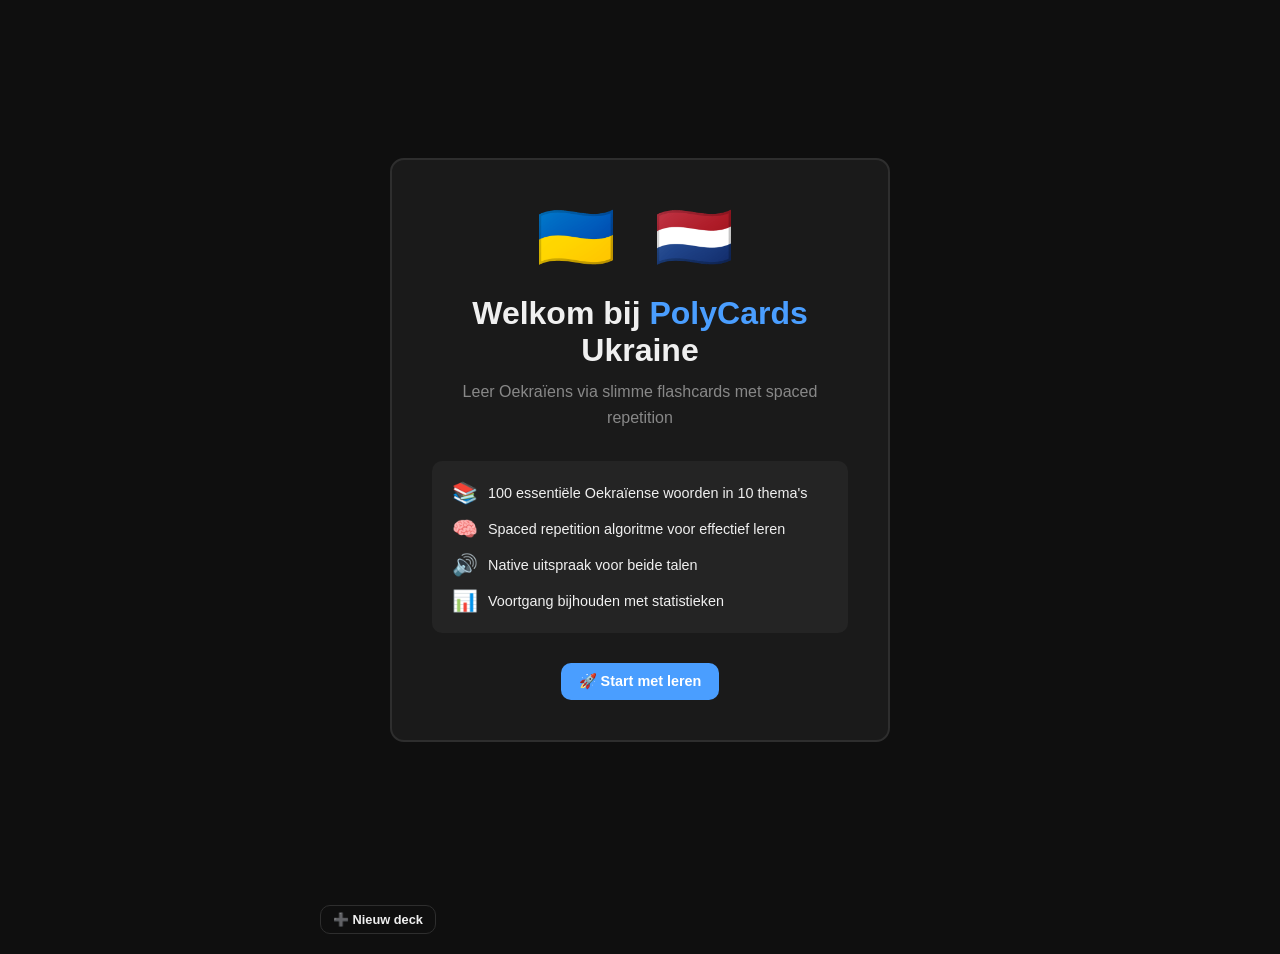
<file: indexnewref.html>
<!DOCTYPE html>

<html lang="nl">
<head>
<meta charset="UTF-8"/>
<meta name="viewport" content="width=device-width, initial-scale=1.0"/>

<title>🇺🇦 PolyCards Ukraine</title>

<style>
:root {
  --bg:#0f0f0f; --surface:#1a1a1a; --surface2:#242424;
  --border:#2e2e2e; --text:#f0f0f0; --text2:#888;
  --blue:#4a9eff; --green:#4caf50; --orange:#ff9800;
  --red:#f44336; --yellow:#ffd700; --radius:14px;
}
*{box-sizing:border-box;margin:0;padding:0;}
body{background:var(--bg);color:var(--text);font-family:-apple-system,BlinkMacSystemFont,'Segoe UI',sans-serif;min-height:100vh;}




/* ==========================================
   NAV - Navigation Bar
   ========================================== */

/* Nav container */
nav {
  background: var(--surface);
  border-bottom: 1px solid var(--border);
  padding: 12px 20px;
  display: flex;
  align-items: center;
  justify-content: space-between;
  position: sticky;
  top: 0;
  z-index: 100;
}

/* Nav logo container - met emoji font support */
.nav-logo {
  font-size: 1.2rem;
  font-weight: 800;
  letter-spacing: -0.5px;
  font-family: -apple-system, BlinkMacSystemFont, 'Segoe UI', 'Segoe UI Emoji', 'Apple Color Emoji', 'Noto Color Emoji', sans-serif;
}

  /* Flag UA */
.flag-ua {
  font-family: 'Segoe UI Emoji', 'Apple Color Emoji', 'Noto Color Emoji', sans-serif;
  font-size: 1.2em;
  display: inline-block;
  margin-right: 4px;
}

/* Fallback voor Windows zonder emoji support */
@supports not (font-family: 'Segoe UI Emoji') {
  .flag-ua::before {
    content: "🇺🇦";
    background: linear-gradient(to bottom, #0057B7 50%, #FFD700 50%);
    width: 20px;
    height: 15px;
    display: inline-block;
    border-radius: 2px;
  }
}

  
/* PolyCards naam (blauw) */
.logo-name {
  color: var(--blue);
}

/* Ukraine label (oranje) */
.logo-country {
  font-size: 1rem;
  color: var(--orange);
  font-weight: 600;
  margin-left: 0px;
}

/* Versienummer (white) */
.nav-version {
  font-size: 0.65rem;
  color: var(--white);
  font-weight: 400;
  margin-left: 6px;
}

/* Nav tabs container */
.nav-tabs {
  display: flex;
  gap: 4px;
}

/* Nav tab buttons */
.nav-tab {
  background: none;
  border: none;
  color: var(--text2);
  padding: 7px 13px;
  border-radius: 8px;
  cursor: pointer;
  font-size: 0.85rem;
  font-weight: 600;
  transition: all 0.2s;
}

/* Nav tab hover state */
.nav-tab:hover {
  background: var(--surface2);
  color: var(--text);
}

/* Nav tab active state */
.nav-tab.active {
  background: var(--blue);
  color: #fff;
}





/* PAGES */
.page{display:none;padding:20px;max-width:680px;margin:0 auto;}
.page.active{display:block;}
.page-title{font-size:1.5rem;font-weight:800;margin-bottom:4px;}
.page-sub{color:var(--text2);margin-bottom:20px;font-size:0.9rem;}




/* CARDS / SURFACES */
.card{background:var(--surface);border:1px solid var(--border);border-radius:var(--radius);padding:18px;margin-bottom:14px;}
.card-title{font-size:0.8rem;font-weight:700;color:var(--blue);text-transform:uppercase;letter-spacing:1px;margin-bottom:12px;}




/* BUTTONS */
.btn{display:inline-flex;align-items:center;gap:6px;padding:10px 18px;border-radius:10px;border:none;cursor:pointer;font-size:0.9rem;font-weight:700;transition:all 0.2s;font-family:inherit;}
.btn-primary{background:var(--blue);color:#fff;}
.btn-primary:hover{background:#3a8eef;}
.btn-outline{background:none;border:1px solid var(--border);color:var(--text);}
.btn-outline:hover{background:var(--surface2);}
.btn-sm{padding:6px 12px;font-size:0.8rem;}
.btn-danger{background:#3d1515;color:var(--red);border:1px solid var(--red);}
.btn-danger:hover{background:var(--red);color:#fff;}




/* DECK LIST */
.deck-table{background:var(--surface);border:1px solid var(--border);border-radius:var(--radius);overflow:hidden;margin-bottom:16px;}
.deck-table-head{display:grid;grid-template-columns:1fr 55px 55px 55px 90px;padding:10px 16px;border-bottom:1px solid var(--border);color:var(--text2);font-size:0.75rem;font-weight:700;text-transform:uppercase;letter-spacing:0.5px;}
.deck-row{display:grid;grid-template-columns:1fr 55px 55px 55px 90px;padding:14px 16px;border-bottom:1px solid var(--border);align-items:center;transition:background 0.2s;}
.deck-row:last-child{border-bottom:none;}
.deck-row:hover{background:var(--surface2);}
.deck-name{font-weight:700;}
.deck-count{text-align:center;font-weight:700;font-size:0.9rem;}
.c-new{color:var(--blue);}
.c-learn{color:var(--red);}
.c-due{color:var(--green);}
.study-btn{background:var(--blue);color:#fff;border:none;padding:6px 14px;border-radius:8px;cursor:pointer;font-weight:700;font-size:0.8rem;transition:background 0.2s;}
.study-btn:hover{background:#3a8eef;}




/* STUDY PAGE */
.study-topbar{display:flex;justify-content:space-between;align-items:center;margin-bottom:12px;}
.study-counts{display:flex;gap:12px;font-size:0.85rem;font-weight:700;}
.prog-bar{height:5px;background:var(--surface2);border-radius:3px;margin-bottom:18px;overflow:hidden;}
.prog-fill{height:100%;background:var(--blue);border-radius:3px;transition:width 0.4s;}




/* MODE SELECTOR */
.mode-selector{display:flex;gap:8px;margin-bottom:16px;flex-wrap:wrap;}
.mode-btn{padding:7px 14px;border-radius:20px;border:1px solid var(--border);background:none;color:var(--text2);cursor:pointer;font-size:0.82rem;font-weight:600;transition:all 0.2s;}
.mode-btn:hover{border-color:var(--blue);color:var(--blue);}
.mode-btn.active{background:var(--blue);color:#fff;border-color:var(--blue);}




/* FLASHCARD */
.fc-wrap{perspective:1200px;margin-bottom:16px;}
.fc{position:relative;width:100%;min-height:340px;transform-style:preserve-3d;transition:transform 0.5s cubic-bezier(0.4,0,0.2,1);cursor:pointer;border-radius:var(--radius);}
.fc.flipped{transform:rotateY(180deg);}
.fc-face{position:absolute;width:100%;height:100%;backface-visibility:hidden;display:flex;flex-direction:column;align-items:center;justify-content:center;padding:30px 24px 0 24px;text-align:center;}

.fc-front{background:var(--surface);}
.fc-back{background:var(--surface2);transform:rotateY(180deg);}
.fc-tag{font-size:0.72rem;font-weight:700;color:var(--blue);text-transform:uppercase;letter-spacing:1px;margin-bottom:10px;}
.fc-emoji{font-size:3.5rem;margin-bottom:12px;}
.fc-word{font-size:2rem;font-weight:800;margin-bottom:6px;line-height:1.2;}
.fc-translit{color:var(--text2);font-style:italic;font-size:0.9rem;margin-bottom:12px;}
.fc-sentence{background:var(--bg);border-left:3px solid var(--blue);padding:10px 14px;border-radius:0 8px 8px 0;font-size:0.88rem;line-height:1.6;text-align:left;width:100%;margin-top:6px;}
.fc-hint{color:var(--text2);font-size:0.78rem;margin-top:14px;background: transparent; /* ✅ Geen achtergrond */}
.fc-answer-word{font-size:1.8rem;font-weight:800;color:var(--green);margin-bottom:8px;}
.fc-answer-translit{color:var(--text2);font-style:italic;font-size:0.88rem;margin-bottom:10px;}
.speak-btn{background:var(--surface2);border:1px solid var(--border);color:var(--text);padding:6px 12px;border-radius:8px;cursor:pointer;font-size:0.82rem;margin-top:10px;transition:all 0.2s;}
.speak-btn:hover{background:var(--blue);color:#fff;border-color:var(--blue);}




/* SHOW ANSWER */
.show-ans-btn{width:100%;padding:14px;background:var(--blue);color:#fff;border:none;border-radius:10px;font-size:1rem;font-weight:700;cursor:pointer;transition:background 0.2s;margin-bottom:10px;}
.show-ans-btn:hover{background:#3a8eef;}




/* RATING BUTTONS */
.rating-btns{display:grid;grid-template-columns:repeat(4,1fr);gap:8px;margin-bottom:10px;}
.r-btn{padding:12px 6px;border-radius:10px;border:none;cursor:pointer;font-weight:700;font-size:0.82rem;display:flex;flex-direction:column;align-items:center;gap:2px;transition:all 0.2s;font-family:inherit;}
.r-btn .sub{font-size:0.68rem;font-weight:400;opacity:0.8;}
.r-again{background:#2a1010;color:var(--red);border:1px solid var(--red);}
.r-again:hover{background:var(--red);color:#fff;}
.r-hard{background:#2a1e0a;color:var(--orange);border:1px solid var(--orange);}
.r-hard:hover{background:var(--orange);color:#fff;}
.r-good{background:#0a2a0a;color:var(--green);border:1px solid var(--green);}
.r-good:hover{background:var(--green);color:#fff;}
.r-easy{background:#0a1a2a;color:var(--blue);border:1px solid var(--blue);}
.r-easy:hover{background:var(--blue);color:#fff;}




/* TYPE MODE */
.type-input-wrap{width:100%;margin-bottom:10px;}
.type-input{width:100%;background:var(--surface2);border:2px solid var(--border);color:var(--text);border-radius:10px;padding:14px 16px;font-size:1.1rem;font-weight:600;outline:none;transition:border 0.2s;font-family:inherit;text-align:center;}
.type-input:focus{border-color:var(--blue);}
.type-input.correct{border-color:var(--green);background:#0a2a0a;}
.type-input.wrong{border-color:var(--red);background:#2a0a0a;}
.type-feedback{text-align:center;font-size:0.9rem;margin-bottom:10px;min-height:24px;font-weight:600;}
.type-feedback.ok{color:var(--green);}
.type-feedback.nope{color:var(--red);}
.check-btn{width:100%;padding:13px;background:var(--blue);color:#fff;border:none;border-radius:10px;font-size:1rem;font-weight:700;cursor:pointer;transition:background 0.2s;margin-bottom:10px;}
.check-btn:hover{background:#3a8eef;}




/* DONE STATE */
.done-state{text-align:center;padding:50px 20px;}
.done-icon{font-size:4rem;margin-bottom:16px;}
.done-title{font-size:1.4rem;font-weight:800;margin-bottom:8px;}
.done-sub{color:var(--text2);margin-bottom:24px;}




/* BROWSE */
.search-bar{width:100%;background:var(--surface);border:1px solid var(--border);color:var(--text);border-radius:10px;padding:11px 16px;font-size:0.95rem;outline:none;margin-bottom:12px;transition:border 0.2s;font-family:inherit;}
.search-bar:focus{border-color:var(--blue);}
.filter-row{display:flex;gap:6px;flex-wrap:wrap;margin-bottom:14px;}
.f-btn{padding:5px 12px;border-radius:16px;border:1px solid var(--border);background:none;color:var(--text2);cursor:pointer;font-size:0.78rem;font-weight:600;transition:all 0.2s;}
.f-btn:hover,.f-btn.active{background:var(--blue);color:#fff;border-color:var(--blue);}
.browse-item{background:var(--surface);border:1px solid var(--border);border-radius:10px;padding:13px 16px;margin-bottom:8px;display:flex;align-items:center;gap:12px;}
.bi-emoji{font-size:1.6rem;}
.bi-word{font-size:1rem;font-weight:700;}
.bi-sub{color:var(--text2);font-size:0.82rem;margin-top:2px;}
.bi-tag{margin-left:auto;font-size:0.72rem;background:var(--surface2);padding:3px 8px;border-radius:6px;color:var(--text2);}


 /* ════════════════════════════════════════
   📖 INSTRUCTIONS PAGE
   ════════════════════════════════════════ */
.instructions-section {
  margin-bottom: 20px;
}

.instructions-q {
  font-weight: 600;
  margin-bottom: 8px;
  font-size: 0.85rem;
  color: var(--text);
  letter-spacing: 0.3px;
  opacity: 0.9;
}

.instructions-a {
  color: var(--text2);
  line-height: 1.9;
  font-size: 0.88rem;
  font-weight: 400;
  padding-left: 12px;
  border-left: 2px solid var(--border);
}

.instructions-a ul {
  padding-left: 0;
  margin-top: 12px;
  list-style: none;
  border-left: none;
}

.instructions-a li {
  margin-bottom: 10px;
  line-height: 1.8;
  padding-left: 20px;
  position: relative;
  color: var(--text2);
}

.instructions-a li::before {
  content: "•";
  position: absolute;
  left: 6px;
  color: var(--blue);
  font-size: 1.1rem;
  line-height: 1.4;
}

.instructions-a strong {
  color: var(--text);
  font-weight: 600;
}

/* Extra ruimte tussen cards */
#page-instructions .card {
  margin-bottom: 20px;
}





/* STATS */
.stats-grid{display:grid;grid-template-columns:repeat(2,1fr);gap:12px;margin-bottom:16px;}
.stat-box{background:var(--surface);border:1px solid var(--border);border-radius:var(--radius);padding:18px;text-align:center;}
.stat-num{font-size:2rem;font-weight:800;}
.stat-lbl{color:var(--text2);font-size:0.82rem;margin-top:4px;}
.bar-row{margin-bottom:12px;}
.bar-label{display:flex;justify-content:space-between;font-size:0.82rem;margin-bottom:5px;}
.bar-track{height:8px;background:var(--surface2);border-radius:4px;overflow:hidden;}
.bar-fill{height:100%;border-radius:4px;transition:width 0.6s;}




/* ADD FORM */
.form-group{margin-bottom:13px;}
.form-label{display:block;font-size:0.75rem;font-weight:700;color:var(--text2);text-transform:uppercase;letter-spacing:0.5px;margin-bottom:5px;}
.form-input,.form-textarea,.form-select{width:100%;background:var(--surface2);border:1px solid var(--border);color:var(--text);border-radius:8px;padding:10px 13px;font-size:0.95rem;outline:none;transition:border 0.2s;font-family:inherit;}
.form-input:focus,.form-textarea:focus{border-color:var(--blue);}
.form-textarea{resize:vertical;min-height:65px;}
.form-row{display:grid;grid-template-columns:1fr 1fr;gap:12px;}




/* MODAL */
.modal-overlay{position:fixed;inset:0;background:rgba(0,0,0,0.8);display:none;align-items:center;justify-content:center;z-index:200;padding:20px;}
.modal-overlay.open{display:flex;}
.modal{background:var(--surface);border:1px solid var(--border);border-radius:var(--radius);padding:22px;width:100%;max-width:420px;}
.modal-title{font-size:1.1rem;font-weight:800;margin-bottom:16px;}
.modal-actions{display:flex;gap:8px;justify-content:flex-end;margin-top:16px;}




/* TOAST */
.toast{position:fixed;bottom:22px;left:50%;transform:translateX(-50%);background:var(--green);color:#fff;padding:11px 22px;border-radius:24px;font-weight:700;z-index:300;opacity:0;transition:opacity 0.3s;pointer-events:none;white-space:nowrap;font-size:0.9rem;}
.toast.show{opacity:1;}

/* ════════════════════════════════════════
   WELCOME SCREEN
   ════════════════════════════════════════ */
.welcome-screen {
  position: fixed;
  top: 0;
  left: 0;
  right: 0;
  bottom: 0;
  background: var(--bg);
  z-index: 1000;
  display: flex;
  align-items: center;
  justify-content: center;
  padding: 20px;
}

.welcome-card {
  background: var(--surface);
  border: 2px solid var(--border);
  border-radius: var(--radius);
  padding: 40px;
  max-width: 500px;
  text-align: center;
}

.welcome-flags {
  font-size: 4rem;
  margin-bottom: 20px;
  letter-spacing: 10px;
}

.welcome-title {
  font-size: 2rem;
  font-weight: 800;
  margin-bottom: 10px;
}

.welcome-title span {
  color: var(--blue);
}

.welcome-subtitle {
  color: var(--text2);
  margin-bottom: 30px;
  font-size: 1rem;
  line-height: 1.6;
}

.welcome-features {
  text-align: left;
  margin-bottom: 30px;
  padding: 20px;
  background: var(--surface2);
  border-radius: 10px;
}

.welcome-feature {
  display: flex;
  align-items: center;
  gap: 10px;
  margin-bottom: 12px;
  font-size: 0.9rem;
}

.welcome-feature:last-child {
  margin-bottom: 0;
}

.welcome-feature-icon {
  font-size: 1.3rem;
}



@media(max-width:480px){
.form-row{grid-template-columns:1fr;}
.rating-btns{grid-template-columns:repeat(2,1fr);}
.stats-grid{grid-template-columns:1fr;}
.deck-table-head,.deck-row{grid-template-columns:1fr 36px 36px 36px 80px;}
.nav-logo{font-size:0.95rem;}
.nav-tab{padding:5px 8px;font-size:0.72rem;}
.nav-tab .tab-label{display:none;}
.btn-study{padding:8px 10px;font-size:0.78rem;white-space:nowrap;}
}

</style>




</head>
<body>

<!-- v0.17: WELCOME SCREEN (first time only) -->
<div id="welcome-screen" class="welcome-screen" style="display:none;">
  <div class="welcome-card">
    <div class="welcome-flags">🇺🇦 🇳🇱</div>
    <h1 class="welcome-title">Welkom bij <span>PolyCards</span> Ukraine</h1>
    <p class="welcome-subtitle">Leer Oekraïens via slimme flashcards met spaced repetition</p>
    
    <div class="welcome-features">
      <div class="welcome-feature">
        <span class="welcome-feature-icon">📚</span>
        <span>100 essentiële Oekraïense woorden in 10 thema's</span>
      </div>
      <div class="welcome-feature">
        <span class="welcome-feature-icon">🧠</span>
        <span>Spaced repetition algoritme voor effectief leren</span>
      </div>
      <div class="welcome-feature">
        <span class="welcome-feature-icon">🔊</span>
        <span>Native uitspraak voor beide talen</span>
      </div>
      <div class="welcome-feature">
        <span class="welcome-feature-icon">📊</span>
        <span>Voortgang bijhouden met statistieken</span>
      </div>
    </div>
    
    <button class="btn btn-primary" onclick="closeWelcome()">🚀 Start met leren</button>
  </div>
</div>






<nav>



<div class="nav-logo">
  <svg width="18" height="13" viewBox="0 0 3 2" style="display:inline-block;vertical-align:middle;margin-right:6px;">
    <rect fill="#0057B7" width="3" height="1"/>
    <rect fill="#FFD700" y="1" width="3" height="1"/>
  </svg>
  <span class="logo-name">PolyCards</span> 
  <span class="logo-country">Ukraine</span>
  <span class="nav-version">v0.18</span>
</div>
  
<div class="nav-tabs">
    <button class="nav-tab active" onclick="showPage('decks')">📚 <span class="tab-label">Decks</span></button>
    <button class="nav-tab" onclick="showPage('instructions')">📖 <span class="tab-label">Handleiding</span></button>
    <button class="nav-tab" onclick="showPage('browse')">🔍 <span class="tab-label">Browse</span></button>
    <button class="nav-tab" onclick="showPage('stats')">📊 <span class="tab-label">Stats</span></button>
    <button class="nav-tab" onclick="showWelcome()">👋 <span class="tab-label">Welkom</span></button>
  </div>


</nav>




<!-- DECKS -->




<div class="page active" id="page-decks">
  <div class="page-title">Mijn Decks 📚</div>
  <div class="page-sub">Kies een deck en een leermodus</div>
  <div class="deck-table">
    <div class="deck-table-head">
      <span>Deck</span>
      <span style="text-align:center">New</span>
      <span style="text-align:center">Lrn</span>
      <span style="text-align:center">Due</span>
      <span></span>
    </div>
    <div id="deck-rows"></div>
  </div>
  <button class="btn btn-outline btn-sm" onclick="openDeckModal()">➕ Nieuw deck</button>
</div>




<!-- STUDY -->




<div class="page" id="page-study">
  <div class="study-topbar">
    <button class="btn btn-outline btn-sm" onclick="showPage('decks')">← Terug</button>
    <div class="study-counts">
      <span class="c-new" id="s-new">0</span>
      <span class="c-learn" id="s-learn">0</span>
      <span class="c-due" id="s-due">0</span>
    </div>
  </div>
  <div class="prog-bar"><div class="prog-fill" id="s-prog" style="width:0%"></div></div>




  <!-- MODE SELECTOR -->




  <div class="mode-selector">
    <button class="mode-btn active" id="mode-flip" onclick="setStudyMode('flip')">🔄 Flashcard</button>
    <button class="mode-btn" id="mode-type" onclick="setStudyMode('type')">⌨️ Typ het woord</button>
  </div>
  <div class="mode-selector" style="margin-top:-8px">
    <button class="mode-btn active" id="dir-uk-nl" onclick="setDirection('uk-nl')">🇺🇦 → 🇳🇱</button>
    <button class="mode-btn" id="dir-nl-uk" onclick="setDirection('nl-uk')">🇳🇱 → 🇺🇦</button>
    <button class="mode-btn" id="dir-mix" onclick="setDirection('mix')">🔀 Mix</button>
  </div>




  <div id="study-area">
    <!-- FLIP MODE -->
    <div id="flip-mode">
      <div class="fc-wrap">
        <div class="fc" id="flashcard" onclick="flipCard()">
          <div class="fc-face fc-front">
            <div class="fc-tag" id="fc-tag"></div>
            <div class="fc-emoji" id="fc-emoji"></div>
            <div class="fc-word" id="fc-word"></div>
            <div class="fc-translit" id="fc-translit"></div>
            <div class="fc-sentence" id="fc-sentence"></div>
            <button class="speak-btn" onclick="speakWord(event)">🔊 Uitspraak</button>
            <div class="fc-hint">👆 Tik om te omdraaien</div>
             
          </div>
          <div class="fc-face fc-back">
            <div class="fc-tag" id="fc-back-tag">a</div>
            <div class="fc-emoji" id="fc-back-emoji">b</div>
            <div class="fc-answer-word" id="fc-answer">c</div>
            <div class="fc-answer-translit" id="fc-answer-translit">e</div> 
            <div class="fc-sentence" id="fc-back-sentence">e</div>
            <button class="speak-btn" onclick="speakWord(event)">🔊 Uitspraak</button>
          </div>
        </div>
      </div>
      <button class="show-ans-btn" id="show-ans-btn" onclick="flipCard()">Toon Antwoord</button>
      <div class="rating-btns" id="rating-buttons" style="display:none">
        <button class="r-btn r-again" onclick="rate('again')">Opnieuw<span class="sub">&lt;1m</span></button>
        <button class="r-btn r-hard" onclick="rate('hard')">Moeilijk<span class="sub">&lt;6m</span></button>
        <button class="r-btn r-good" onclick="rate('good')">Goed<span class="sub">&lt;10m</span></button>
        <button class="r-btn r-easy" onclick="rate('easy')">Makkelijk<span class="sub">5d</span></button>
      </div>
    </div>




<!-- TYPE MODE -->




<div id="type-mode" style="display:none">
  <div class="fc-wrap">
    <div class="fc-face fc-front" style="position:relative;min-height:220px;border-radius:var(--radius);border:1px solid var(--border);background:var(--surface);display:flex;flex-direction:column;align-items:center;justify-content:center;padding:24px;text-align:center;">
      <div class="fc-tag" id="t-tag"></div>
      <div class="fc-emoji" id="t-emoji"></div>
      <div class="fc-word" id="t-word"></div>
      <div class="fc-translit" id="t-translit"></div>
      <button class="speak-btn" onclick="speakWord(event)" style="margin-top:16px;">🔊 Uitspraak</button>
    </div>
  </div>
  <div class="type-input-wrap">
    <input class="type-input" id="type-input" placeholder="Typ het antwoord..." onkeydown="typeKeydown(event)" autocomplete="off" autocorrect="off" spellcheck="false"/>
  </div>
  <div class="type-feedback" id="type-feedback"></div>
  <button class="check-btn" id="check-btn" onclick="checkType()">✓ Controleer</button>
  <div class="rating-btns" id="type-rating-buttons" style="display:none">
    <button class="r-btn r-again" onclick="rate('again')">Opnieuw<span class="sub">&lt;1m</span></button>
    <button class="r-btn r-hard" onclick="rate('hard')">Moeilijk<span class="sub">&lt;6m</span></button>
    <button class="r-btn r-good" onclick="rate('good')">Goed<span class="sub">&lt;10m</span></button>
    <button class="r-btn r-easy" onclick="rate('easy')">Makkelijk<span class="sub">5d</span></button>
  </div>
</div>




  </div>




  <div id="study-done" style="display:none">
    <div class="done-state">
      <div class="done-icon">🎉</div>
      <div class="done-title">Deck klaar!</div>
      <div class="done-sub">Geweldig gedaan! Kom morgen terug voor je herhaling.</div>
      <button class="btn btn-primary" onclick="showPage('decks')">← Terug naar Decks</button>
    </div>
  </div>
</div>







<!-- BROWSE -->




<div class="page" id="page-browse">
  <div class="page-title">Browse 🔍</div>
  <div class="page-sub" id="browse-count">Alle kaarten</div>
  <input class="search-bar" id="browse-search" placeholder="🔍 Zoek op woord of vertaling..." oninput="renderBrowse()"/>
  <div class="filter-row" id="browse-filters"></div>
  <div id="browse-list"></div>
</div>


<!-- v0.16: INSTRUCTIONS PAGE -->
<div id="page-instructions" class="page">
  <div class="page-title">📖 Instructions</div>
  <div class="page-sub">Alles over PolyCards Ukraine</div>
  
  <div class="card">
    <div class="card-title">📚 Wat is PolyCards Ukraine?</div>
    <p class="instructions-a">PolyCards Ukraine helpt je <strong>Oekraïens leren</strong> via slimme flashcards met <strong>spaced repetition</strong> — een bewezen methode waarbij je woorden op het juiste moment herhaalt.</p>
  </div>

  <div class="card">
    <div class="card-title">🎴 Hoe gebruik je de app?</div>
    <div class="instructions-section">
      <div class="instructions-q">1. Kies een deck</div>
      <div class="instructions-a">Ga naar Decks en klik op "Studeren" bij een thema.</div>
    </div>
    <div class="instructions-section">
      <div class="instructions-q">2. Bekijk de kaart</div>
      <div class="instructions-a">Je ziet een Oekraïens woord. Probeer de vertaling te bedenken.</div>
    </div>
    <div class="instructions-section">
      <div class="instructions-q">3. Draai de kaart</div>
      <div class="instructions-a">Klik op de kaart om het antwoord te zien.</div>
    </div>
    <div class="instructions-section">
      <div class="instructions-q">4. Beoordeel jezelf</div>
      <div class="instructions-a">Kies eerlijk: Again / Hard / Good / Easy.</div>
    </div>
  </div>

  <div class="card">
    <div class="card-title">🔊 Audio uitspraak</div>
    <p class="instructions-a">Klik op <strong>🔊 Uitspraak</strong> om het woord te horen. Werkt voor Oekraïens én Nederlands.</p>
  </div>

  <div class="card">
    <div class="card-title">🔄 Richting & modus</div>
    <div class="instructions-section">
      <div class="instructions-q">Richting wisselen</div>
      <div class="instructions-a">Standaard: Oekraïens → Nederlands. Klik op de vlag-knop om om te draaien.</div>
    </div>
    <div class="instructions-section">
      <div class="instructions-q">Flip vs Type modus</div>
      <div class="instructions-a">Flip: klik om antwoord te zien. Type: typ het antwoord zelf (uitdagender).</div>
    </div>
  </div>

  <div class="card">
    <div class="card-title">📊 Statistieken uitleg</div>
    <div class="instructions-section">
      <div class="instructions-q">New</div>
      <div class="instructions-a">Woorden die je nog nooit hebt gezien.</div>
    </div>
    <div class="instructions-section">
      <div class="instructions-q">Learning (Lrn)</div>
      <div class="instructions-a">Woorden die je aan het oefenen bent.</div>
    </div>
    <div class="instructions-section">
      <div class="instructions-q">Due</div>
      <div class="instructions-a">Woorden die klaar zijn voor herhaling.</div>
    </div>
    <div class="instructions-section">
      <div class="instructions-q">Mature</div>
      <div class="instructions-a">Woorden die je goed kent (interval ≥ 21 dagen).</div>
    </div>
  </div>

  <div class="card">
    <div class="card-title">🎯 Tips voor effectief leren</div>
    <div class="instructions-a">
      <ul>
        <li>Oefen <strong>dagelijks</strong>, ook al is het maar 5 minuten</li>
        <li>Wees <strong>eerlijk</strong> bij het beoordelen</li>
        <li>Gebruik de <strong>audio</strong> om uitspraak te leren</li>
        <li>Oefen beide <strong>richtingen</strong> (UK→NL én NL→UK)</li>
      </ul>
    </div>
  </div>

  <div class="card">
    <div class="card-title">❓ Veelgestelde vragen</div>
    <div class="instructions-section">
      <div class="instructions-q">Kost de app geld?</div>
      <div class="instructions-a">Nee, PolyCards Ukraine is volledig gratis.</div>
    </div>
    <div class="instructions-section">
      <div class="instructions-q">Wordt mijn voortgang opgeslagen?</div>
      <div class="instructions-a">Ja, automatisch in je browser (localStorage).</div>
    </div>
    <div class="instructions-section">
      <div class="instructions-q">Werkt het offline?</div>
      <div class="instructions-a">Ja, behalve de audio-uitspraak.</div>
    </div>
    <div class="instructions-section">
      <div class="instructions-q">Op welke apparaten?</div>
      <div class="instructions-a">Alle moderne browsers: Chrome, Firefox, Safari, Edge.</div>
    </div>
  </div>
</div>


<!-- STATS -->




<div class="page" id="page-stats">
  <div class="page-title">Statistieken 📊</div>
  <div class="page-sub">Jouw leervoortgang</div>
  <div class="stats-grid">
    <div class="stat-box"><div class="stat-num c-new" id="st-total">0</div><div class="stat-lbl">Totaal kaarten</div></div>
    <div class="stat-box"><div class="stat-num" style="color:var(--green)" id="st-mature">0</div><div class="stat-lbl">Mature 🌟</div></div>
    <div class="stat-box"><div class="stat-num" style="color:var(--orange)" id="st-young">0</div><div class="stat-lbl">Young 📈</div></div>
    <div class="stat-box"><div class="stat-num" style="color:var(--text2)" id="st-new">0</div><div class="stat-lbl">Nieuw 🆕</div></div>
  </div>
  <div class="card">
    <div class="card-title">📊 Per deck</div>
    <div id="deck-stat-bars"></div>
  </div>
</div>




<!-- DECK MODAL -->




<div class="modal-overlay" id="deck-modal">
  <div class="modal">
    <div class="modal-title">➕ Nieuw Deck aanmaken</div>
    <div class="form-group">
      <label class="form-label">Naam</label>
      <input class="form-input" id="new-deck-name" placeholder="bijv. Dieren 🐾"/>
    </div>
    <div class="modal-actions">
      <button class="btn btn-outline" onclick="closeDeckModal()">Annuleer</button>
      <button class="btn btn-primary" onclick="createDeck()">Aanmaken</button>
    </div>
  </div>
</div>




<div class="toast" id="toast"></div>




<script>
// ════════════════════════════════════════
// 📦 DATA — 100 woorden, 10 thema's
// ════════════════════════════════════════
const WORDS = [
  // 🐾 Dieren (10)
  {w:'кіт',t:'kit',tr:'kat',sUk:'Mijn <b>кіт</b> slaapt de hele dag.',sNl:'Mijn <b>kat</b> slaapt de hele dag.',deck:'Dieren 🐾',e:'🐱'},
  {w:'собака',t:'sobaka',tr:'hond',sUk:'De <b>собака</b> rent in het park.',sNl:'De <b>hond</b> rent in het park.',deck:'Dieren 🐾',e:'🐶'},
  {w:'кінь',t:'kin',tr:'paard',sUk:'Het <b>кінь</b> is sterk en snel.',sNl:'Het <b>paard</b> is sterk en snel.',deck:'Dieren 🐾',e:'🐴'},
  {w:'птах',t:'ptakh',tr:'vogel',sUk:'De <b>птах</b> zingt elke ochtend.',sNl:'De <b>vogel</b> zingt elke ochtend.',deck:'Dieren 🐾',e:'🐦'},
  {w:'риба',t:'ryba',tr:'vis',sUk:'De <b>риба</b> zwemt in de rivier.',sNl:'De <b>vis</b> zwemt in de rivier.',deck:'Dieren 🐾',e:'🐟'},
  {w:'ведмідь',t:'vedmid',tr:'beer',sUk:'De <b>ведмідь</b> slaapt in de winter.',sNl:'De <b>beer</b> slaapt in de winter.',deck:'Dieren 🐾',e:'🐻'},
  {w:'лев',t:'lev',tr:'leeuw',sUk:'De <b>лев</b> is de koning van de jungle.',sNl:'De <b>leeuw</b> is de koning van de jungle.',deck:'Dieren 🐾',e:'🦁'},
  {w:'слон',t:'slon',tr:'olifant',sUk:'De <b>слон</b> heeft een lange slurf.',sNl:'De <b>olifant</b> heeft een lange slurf.',deck:'Dieren 🐾',e:'🐘'},
  {w:'жаба',t:'zhaba',tr:'kikker',sUk:'De <b>жаба</b> springt in het water.',sNl:'De <b>kikker</b> springt in het water.',deck:'Dieren 🐾',e:'🐸'},
  {w:'метелик',t:'metелyk',tr:'vlinder',sUk:'De <b>метелик</b> vliegt over de bloemen.',sNl:'De <b>vlinder</b> vliegt over de bloemen.',deck:'Dieren 🐾',e:'🦋'},

  // 🍎 Eten & Drinken (10)
  {w:'хліб',t:'khlib',tr:'brood',sUk:'Ik koop elke dag vers <b>хліб</b>.',sNl:'Ik koop elke dag vers <b>brood</b>.',deck:'Eten & Drinken 🍎',e:'🍞'},
  {w:'вода',t:'voda',tr:'water',sUk:'Ik drink elke ochtend <b>воду</b>.',sNl:'Ik drink elke ochtend <b>water</b>.',deck:'Eten & Drinken 🍎',e:'💧'},
  {w:'молоко',t:'moloko',tr:'melk',sUk:'<b>Молоко</b> is goed voor je botten.',sNl:'<b>Melk</b> is goed voor je botten.',deck:'Eten & Drinken 🍎',e:'🥛'},
  {w:'яблуко',t:'yabluko',tr:'appel',sUk:'Ik eet elke dag een <b>яблуко</b>.',sNl:'Ik eet elke dag een <b>appel</b>.',deck:'Eten & Drinken 🍎',e:'🍎'},
  {w:'кава',t:'kava',tr:'koffie',sUk:'<b>Кава</b> helpt me wakker te worden.',sNl:'<b>Koffie</b> helpt me wakker te worden.',deck:'Eten & Drinken 🍎',e:'☕'},
  {w:'чай',t:'chay',tr:'thee',sUk:'Ik drink elke avond <b>чай</b>.',sNl:'Ik drink elke avond <b>thee</b>.',deck:'Eten & Drinken 🍎',e:'🍵'},
  {w:'суп',t:'sup',tr:'soep',sUk:'Ik eet warme <b>суп</b> in de winter.',sNl:'Ik eet warme <b>soep</b> in de winter.',deck:'Eten & Drinken 🍎',e:'🍲'},
  {w:'сир',t:'syr',tr:'kaas',sUk:'Ik hou van <b>сир</b> op mijn brood.',sNl:'Ik hou van <b>kaas</b> op mijn brood.',deck:'Eten & Drinken 🍎',e:'🧀'},
  {w:'яйце',t:'yaytse',tr:'ei',sUk:'Ik eet elke ochtend een <b>яйце</b>.',sNl:'Ik eet elke ochtend een <b>ei</b>.',deck:'Eten & Drinken 🍎',e:'🥚'},
  {w:'торт',t:'tort',tr:'taart',sUk:'We eten <b>торт</b> op verjaardagen.',sNl:'We eten <b>taart</b> op verjaardagen.',deck:'Eten & Drinken 🍎',e:'🎂'},

  // 👨‍👩‍👧 Familie (10)
  {w:'мати',t:'maty',tr:'moeder',sUk:'Mijn <b>мати</b> kookt heerlijk.',sNl:'Mijn <b>moeder</b> kookt heerlijk.',deck:'Familie 👨‍👩‍👧',e:'👩'},
  {w:'батько',t:'batko',tr:'vader',sUk:'Mijn <b>батько</b> werkt hard.',sNl:'Mijn <b>vader</b> werkt hard.',deck:'Familie 👨‍👩‍👧',e:'👨'},
  {w:'сестра',t:'sestra',tr:'zus',sUk:'Mijn <b>сестра</b> is jonger dan ik.',sNl:'Mijn <b>zus</b> is jonger dan ik.',deck:'Familie 👨‍👩‍👧',e:'👧'},
  {w:'брат',t:'brat',tr:'broer',sUk:'Mijn <b>брат</b> speelt voetbal.',sNl:'Mijn <b>broer</b> speelt voetbal.',deck:'Familie 👨‍👩‍👧',e:'👦'},
  {w:'бабуся',t:'babusya',tr:'oma',sUk:'Mijn <b>бабуся</b> vertelt mooie verhalen.',sNl:'Mijn <b>oma</b> vertelt mooie verhalen.',deck:'Familie 👨‍👩‍👧',e:'👵'},
  {w:'дідусь',t:'didus',tr:'opa',sUk:'Mijn <b>дідусь</b> is oud en wijs.',sNl:'Mijn <b>opa</b> is oud en wijs.',deck:'Familie 👨‍👩‍👧',e:'👴'},
  {w:'дитина',t:'dytyna',tr:'kind',sUk:'Het <b>дитина</b> speelt in de tuin.',sNl:'Het <b>kind</b> speelt in de tuin.',deck:'Familie 👨‍👩‍👧',e:'👶'},
  {w:'чоловік',t:'cholovik',tr:'man / echtgenoot',sUk:'Haar <b>чоловік</b> is erg aardig.',sNl:'Haar <b>man</b> is erg aardig.',deck:'Familie 👨‍👩‍👧',e:'💑'},
  {w:'дружина',t:'druzhyna',tr:'vrouw / echtgenote',sUk:'Zijn <b>дружина</b> is een dokter.',sNl:'Zijn <b>vrouw</b> is een dokter.',deck:'Familie 👨‍👩‍👧',e:'💑'},
  {w:'сім\'я',t:'simya',tr:'familie',sUk:'Mijn <b>сім\'я</b> is heel belangrijk.',sNl:'Mijn <b>familie</b> is heel belangrijk.',deck:'Familie 👨‍👩‍👧',e:'👨‍👩‍👧'},

  // 🎨 Kleuren (10)
  {w:'червоний',t:'chervony',tr:'rood',sUk:'De roos is <b>червоний</b>.',sNl:'De roos is <b>rood</b>.',deck:'Kleuren 🎨',e:'🔴'},
  {w:'синій',t:'syniy',tr:'blauw',sUk:'De lucht is <b>синій</b>.',sNl:'De lucht is <b>blauw</b>.',deck:'Kleuren 🎨',e:'🔵'},
  {w:'зелений',t:'zeleny',tr:'groen',sUk:'Het gras is <b>зелений</b>.',sNl:'Het gras is <b>groen</b>.',deck:'Kleuren 🎨',e:'🟢'},
  {w:'жовтий',t:'zhovty',tr:'geel',sUk:'De zon is <b>жовтий</b>.',sNl:'De zon is <b>geel</b>.',deck:'Kleuren 🎨',e:'🟡'},
  {w:'чорний',t:'chorny',tr:'zwart',sUk:'De nacht is <b>чорний</b>.',sNl:'De nacht is <b>zwart</b>.',deck:'Kleuren 🎨',e:'⚫'},
  {w:'білий',t:'bily',tr:'wit',sUk:'De sneeuw is <b>білий</b>.',sNl:'De sneeuw is <b>wit</b>.',deck:'Kleuren 🎨',e:'⚪'},
  {w:'помаранчевий',t:'pomaranchevyy',tr:'oranje',sUk:'De pompoen is <b>помаранчевий</b>.',sNl:'De pompoen is <b>oranje</b>.',deck:'Kleuren 🎨',e:'🟠'},
  {w:'рожевий',t:'rozhevy',tr:'roze',sUk:'De bloem is <b>рожевий</b>.',sNl:'De bloem is <b>roze</b>.',deck:'Kleuren 🎨',e:'🌸'},
  {w:'коричневий',t:'korychnevy',tr:'bruin',sUk:'De boom is <b>коричневий</b>.',sNl:'De boom is <b>bruin</b>.',deck:'Kleuren 🎨',e:'🟤'},
  {w:'сірий',t:'siry',tr:'grijs',sUk:'De muur is <b>сірий</b>.',sNl:'De muur is <b>grijs</b>.',deck:'Kleuren 🎨',e:'🩶'},

  // 🔢 Cijfers (10)
  {w:'один',t:'odyn',tr:'één',sUk:'Ik heb <b>один</b> broer.',sNl:'Ik heb <b>één</b> broer.',deck:'Cijfers 🔢',e:'1️⃣'},
  {w:'два',t:'dva',tr:'twee',sUk:'Ik heb <b>два</b> katten.',sNl:'Ik heb <b>twee</b> katten.',deck:'Cijfers 🔢',e:'2️⃣'},
  {w:'три',t:'try',tr:'drie',sUk:'Er zijn <b>три</b> appels op tafel.',sNl:'Er zijn <b>drie</b> appels op tafel.',deck:'Cijfers 🔢',e:'3️⃣'},
  {w:'чотири',t:'chotyry',tr:'vier',sUk:'Een hond heeft <b>чотири</b> poten.',sNl:'Een hond heeft <b>vier</b> poten.',deck:'Cijfers 🔢',e:'4️⃣'},
  {w:'п\'ять',t:'pyat',tr:'vijf',sUk:'Ik heb <b>п\'ять</b> vingers aan elke hand.',sNl:'Ik heb <b>vijf</b> vingers aan elke hand.',deck:'Cijfers 🔢',e:'5️⃣'},
  {w:'шість',t:'shist',tr:'zes',sUk:'Er zijn <b>шість</b> eieren in de doos.',sNl:'Er zijn <b>zes</b> eieren in de doos.',deck:'Cijfers 🔢',e:'6️⃣'},
  {w:'сім',t:'sim',tr:'zeven',sUk:'Een week heeft <b>сім</b> dagen.',sNl:'Een week heeft <b>zeven</b> dagen.',deck:'Cijfers 🔢',e:'7️⃣'},
  {w:'вісім',t:'visim',tr:'acht',sUk:'Een spin heeft <b>вісім</b> poten.',sNl:'Een spin heeft <b>acht</b> poten.',deck:'Cijfers 🔢',e:'8️⃣'},
  {w:'дев\'ять',t:'devyat',tr:'negen',sUk:'Er zijn <b>дев\'ять</b> planeten.',sNl:'Er zijn <b>negen</b> planeten.',deck:'Cijfers 🔢',e:'9️⃣'},
  {w:'десять',t:'desyat',tr:'tien',sUk:'Ik heb <b>десять</b> vingers.',sNl:'Ik heb <b>tien</b> vingers.',deck:'Cijfers 🔢',e:'🔟'},

  // 🗣️ Begroetingen (10)
  {w:'привіт',t:'pryvit',tr:'hallo',sUk:'<b>Привіт</b>! Hoe gaat het?',sNl:'<b>Hallo</b>! Hoe gaat het?',deck:'Begroetingen 🗣️',e:'👋'},
  {w:'добрий день',t:'dobry den',tr:'goedendag',sUk:'<b>Добрий день</b>, meneer!',sNl:'<b>Goedendag</b>, meneer!',deck:'Begroetingen 🗣️',e:'☀️'},
  {w:'добрий ранок',t:'dobry ranok',tr:'goedemorgen',sUk:'<b>Добрий ранок</b>! Sliep je goed?',sNl:'<b>Goedemorgen</b>! Sliep je goed?',deck:'Begroetingen 🗣️',e:'🌅'},
  {w:'добрий вечір',t:'dobry vechir',tr:'goedenavond',sUk:'<b>Добрий вечір</b>! Welkom thuis.',sNl:'<b>Goedenavond</b>! Welkom thuis.',deck:'Begroetingen 🗣️',e:'🌙'},
  {w:'до побачення',t:'do pobachennya',tr:'tot ziens',sUk:'<b>До побачення</b>! Tot morgen.',sNl:'<b>Tot ziens</b>! Tot morgen.',deck:'Begroetingen 🗣️',e:'👋'},
  {w:'дякую',t:'dyakuyu',tr:'dank je',sUk:'<b>Дякую</b> voor je hulp!',sNl:'<b>Dank je</b> voor je hulp!',deck:'Begroetingen 🗣️',e:'🙏'},
  {w:'будь ласка',t:'bud laska',tr:'alsjeblieft',sUk:'Geef mij water, <b>будь ласка</b>.',sNl:'Geef mij water, <b>alsjeblieft</b>.',deck:'Begroetingen 🗣️',e:'🙏'},
  {w:'вибачте',t:'vybachte',tr:'sorry / excuseer',sUk:'<b>Вибачте</b>, ik ben te laat.',sNl:'<b>Sorry</b>, ik ben te laat.',deck:'Begroetingen 🗣️',e:'😅'},
  {w:'так',t:'tak',tr:'ja',sUk:'<b>Так</b>, ik begrijp het.',sNl:'<b>Ja</b>, ik begrijp het.',deck:'Begroetingen 🗣️',e:'✅'},
  {w:'ні',t:'ni',tr:'nee',sUk:'<b>Ні</b>, dat wil ik niet.',sNl:'<b>Nee</b>, dat wil ik niet.',deck:'Begroetingen 🗣️',e:'❌'},

  // 🏠 Thuis (10)
  {w:'будинок',t:'budynok',tr:'huis',sUk:'Mijn <b>будинок</b> is groot.',sNl:'Mijn <b>huis</b> is groot.',deck:'Thuis 🏠',e:'🏠'},
  {w:'кімната',t:'kimnata',tr:'kamer',sUk:'Mijn <b>кімната</b> is opgeruimd.',sNl:'Mijn <b>kamer</b> is opgeruimd.',deck:'Thuis 🏠',e:'🚪'},
  {w:'стіл',t:'stil',tr:'tafel',sUk:'Het eten staat op de <b>стіл</b>.',sNl:'Het eten staat op de <b>tafel</b>.',deck:'Thuis 🏠',e:'🪑'},
  {w:'стілець',t:'stilets',tr:'stoel',sUk:'Ik zit op een comfortabele <b>стілець</b>.',sNl:'Ik zit op een comfortabele <b>stoel</b>.',deck:'Thuis 🏠',e:'🪑'},
  {w:'ліжко',t:'lizhko',tr:'bed',sUk:'Mijn <b>ліжко</b> is zacht en warm.',sNl:'Mijn <b>bed</b> is zacht en warm.',deck:'Thuis 🏠',e:'🛏️'},
  {w:'вікно',t:'vikno',tr:'raam',sUk:'Ik kijk door het <b>вікно</b>.',sNl:'Ik kijk door het <b>raam</b>.',deck:'Thuis 🏠',e:'🪟'},
  {w:'двері',t:'dveri',tr:'deur',sUk:'De <b>двері</b> is open.',sNl:'De <b>deur</b> is open.',deck:'Thuis 🏠',e:'🚪'},
  {w:'кухня',t:'kukhnya',tr:'keuken',sUk:'Ik kook in de <b>кухня</b>.',sNl:'Ik kook in de <b>keuken</b>.',deck:'Thuis 🏠',e:'🍳'},
  {w:'ванна',t:'vanna',tr:'badkamer',sUk:'De <b>ванна</b> is schoon.',sNl:'De <b>badkamer</b> is schoon.',deck:'Thuis 🏠',e:'🛁'},
  {w:'сад',t:'sad',tr:'tuin',sUk:'Ik werk in de <b>сад</b>.',sNl:'Ik werk in de <b>tuin</b>.',deck:'Thuis 🏠',e:'🌿'},

  // 🚗 Transport (10)
  {w:'автомобіль',t:'avtomobil',tr:'auto',sUk:'Mijn <b>автомобіль</b> is rood.',sNl:'Mijn <b>auto</b> is rood.',deck:'Transport 🚗',e:'🚗'},
  {w:'потяг',t:'potyah',tr:'trein',sUk:'De <b>потяг</b> rijdt snel.',sNl:'De <b>trein</b> rijdt snel.',deck:'Transport 🚗',e:'🚂'},
  {w:'літак',t:'litak',tr:'vliegtuig',sUk:'Het <b>літак</b> vliegt hoog.',sNl:'Het <b>vliegtuig</b> vliegt hoog.',deck:'Transport 🚗',e:'✈️'},
  {w:'автобус',t:'avtobus',tr:'bus',sUk:'Ik neem de <b>автобус</b> naar school.',sNl:'Ik neem de <b>bus</b> naar school.',deck:'Transport 🚗',e:'🚌'},
  {w:'велосипед',t:'velosyped',tr:'fiets',sUk:'Ik rijd elke dag op mijn <b>велосипед</b>.',sNl:'Ik rijd elke dag op mijn <b>fiets</b>.',deck:'Transport 🚗',e:'🚲'},
  {w:'корабель',t:'korabel',tr:'schip',sUk:'Het <b>корабель</b> vaart op zee.',sNl:'Het <b>schip</b> vaart op zee.',deck:'Transport 🚗',e:'🚢'},
  {w:'метро',t:'metro',tr:'metro',sUk:'Ik neem de <b>метро</b> in de stad.',sNl:'Ik neem de <b>metro</b> in de stad.',deck:'Transport 🚗',e:'🚇'},
  {w:'таксі',t:'taksi',tr:'taxi',sUk:'Ik neem een <b>таксі</b> naar het vliegveld.',sNl:'Ik neem een <b>taxi</b> naar het vliegveld.',deck:'Transport 🚗',e:'🚕'},
  {w:'мотоцикл',t:'motosykl',tr:'motor',sUk:'Hij rijdt op een <b>мотоцикл</b>.',sNl:'Hij rijdt op een <b>motor</b>.',deck:'Transport 🚗',e:'🏍️'},
  {w:'вертоліт',t:'vertolit',tr:'helikopter',sUk:'De <b>вертоліт</b> landt op het dak.',sNl:'De <b>helikopter</b> landt op het dak.',deck:'Transport 🚗',e:'🚁'},

  // 🌤️ Weer (10)
  {w:'сонце',t:'sontse',tr:'zon',sUk:'De <b>сонце</b> schijnt vandaag.',sNl:'De <b>zon</b> schijnt vandaag.',deck:'Weer 🌤️',e:'☀️'},
  {w:'дощ',t:'doshch',tr:'regen',sUk:'Er valt <b>дощ</b> buiten.',sNl:'Er valt <b>regen</b> buiten.',deck:'Weer 🌤️',e:'🌧️'},
  {w:'сніг',t:'snig',tr:'sneeuw',sUk:'Er ligt <b>сніг</b> in de tuin.',sNl:'Er ligt <b>sneeuw</b> in de tuin.',deck:'Weer 🌤️',e:'❄️'},
  {w:'вітер',t:'viter',tr:'wind',sUk:'De <b>вітер</b> blaast hard vandaag.',sNl:'De <b>wind</b> blaast hard vandaag.',deck:'Weer 🌤️',e:'💨'},
  {w:'хмара',t:'khmara',tr:'wolk',sUk:'Er zijn veel <b>хмара</b> in de lucht.',sNl:'Er zijn veel <b>wolken</b> in de lucht.',deck:'Weer 🌤️',e:'☁️'},
  {w:'гроза',t:'hroza',tr:'onweer',sUk:'Vanavond komt er een <b>гроза</b>.',sNl:'Vanavond komt er een <b>onweer</b>.',deck:'Weer 🌤️',e:'⛈️'},
  {w:'веселка',t:'veselka',tr:'regenboog',sUk:'Na de regen zag ik een <b>веселка</b>.',sNl:'Na de regen zag ik een <b>regenboog</b>.',deck:'Weer 🌤️',e:'🌈'},
  {w:'туман',t:'tuman',tr:'mist',sUk:'Er is veel <b>туман</b> in de ochtend.',sNl:'Er is veel <b>mist</b> in de ochtend.',deck:'Weer 🌤️',e:'🌫️'},
  {w:'лід',t:'lid',tr:'ijs',sUk:'Het meer is bedekt met <b>лід</b>.',sNl:'Het meer is bedekt met <b>ijs</b>.',deck:'Weer 🌤️',e:'🧊'},
  {w:'спека',t:'speka',tr:'hitte',sUk:'De <b>спека</b> is ondraaglijk vandaag.',sNl:'De <b>hitte</b> is ondraaglijk vandaag.',deck:'Weer 🌤️',e:'🌡️'},

  // ❤️ Emoties (10)
  {w:'щасливий',t:'shchaslyvyy',tr:'blij / gelukkig',sUk:'Ik ben <b>щасливий</b> vandaag.',sNl:'Ik ben <b>blij</b> vandaag.',deck:'Emoties ❤️',e:'😊'},
  {w:'сумний',t:'sumnyy',tr:'verdrietig',sUk:'Hij is <b>сумний</b> na het nieuws.',sNl:'Hij is <b>verdrietig</b> na het nieuws.',deck:'Emoties ❤️',e:'😢'},
  {w:'злий',t:'zlyy',tr:'boos',sUk:'Ze is <b>злий</b> op hem.',sNl:'Ze is <b>boos</b> op hem.',deck:'Emoties ❤️',e:'😠'},
  {w:'наляканий',t:'nalyakanyy',tr:'bang',sUk:'Het kind is <b>наляканий</b> van de hond.',sNl:'Het kind is <b>bang</b> voor de hond.',deck:'Emoties ❤️',e:'😨'},
  {w:'здивований',t:'zdyvovanyy',tr:'verrast',sUk:'Ik ben <b>здивований</b> door het cadeau.',sNl:'Ik ben <b>verrast</b> door het cadeau.',deck:'Emoties ❤️',e:'😲'},
  {w:'втомлений',t:'vtomlenыy',tr:'moe',sUk:'Ik ben <b>втомлений</b> na het werk.',sNl:'Ik ben <b>moe</b> na het werk.',deck:'Emoties ❤️',e:'😴'},
  {w:'закоханий',t:'zakohanyy',tr:'verliefd',sUk:'Hij is <b>закоханий</b> op haar.',sNl:'Hij is <b>verliefd</b> op haar.',deck:'Emoties ❤️',e:'😍'},
  {w:'спокійний',t:'spokiynyy',tr:'rustig / kalm',sUk:'Ze is altijd <b>спокійний</b>.',sNl:'Ze is altijd <b>rustig</b>.',deck:'Emoties ❤️',e:'😌'},
  {w:'гордий',t:'hordyy',tr:'trots',sUk:'Ik ben <b>гордий</b> op jou.',sNl:'Ik ben <b>trots</b> op jou.',deck:'Emoties ❤️',e:'🦁'},
  {w:'самотній',t:'samotniy',tr:'eenzaam',sUk:'Hij voelt zich <b>самотній</b>.',sNl:'Hij voelt zich <b>eenzaam</b>.',deck:'Emoties ❤️',e:'😔'},
];

// ════════════════════════════════════════
// 🗄️ STATE
// ════════════════════════════════════════
let decks = [];
let cards = [];
let studyQueue = [];
let currentCard = null;
let currentDeckName = '';
let studyMode = 'flip';
let direction = 'uk-nl';
let cardFlipped = false;
let typeChecked = false;
let totalInSession = 0;

// ════════════════════════════════════════
// 💾 STORAGE
// ════════════════════════════════════════
function save() {
  localStorage.setItem('ukr_decks', JSON.stringify(decks));
  localStorage.setItem('ukr_cards', JSON.stringify(cards));
}
function load() {
  const d = localStorage.getItem('ukr_decks');
  const c = localStorage.getItem('ukr_cards');
  decks = d ? JSON.parse(d) : [];
  cards = c ? JSON.parse(c) : [];

  // Eerste keer: laad standaard woorden + decks
  if (cards.length === 0) {
    const deckNames = [...new Set(WORDS.map(w => w.deck))];
    deckNames.forEach(name => {
      if (!decks.find(d => d.name === name)) {
        decks.push({ name });
      }
    });
    WORDS.forEach(w => {
      cards.push({
        id: Date.now() + Math.random(),
        word: w.w,
        translit: w.t,
        translation: w.tr,
        sentenceUk: w.sUk,
        sentenceNl: w.sNl,
        deck: w.deck,
        emoji: w.e,
        interval: 0,
        ease: 2.5,
        due: 0,
        lapses: 0,
        state: 'new'
      });
    });
    save();
  }
}

// ════════════════════════════════════════
// 🧭 NAVIGATIE
// ════════════════════════════════════════
function showPage(id) {
  document.querySelectorAll('.page').forEach(p => p.classList.remove('active'));
  document.querySelectorAll('.nav-tab').forEach(t => t.classList.remove('active'));
  document.getElementById('page-' + id).classList.add('active');
  const tabs = { decks: 0, instructions: 1, browse: 2, stats: 3 };
  if (tabs[id] !== undefined) {
    document.querySelectorAll('.nav-tab')[tabs[id]].classList.add('active');
  }
  if (id === 'decks') renderDecks();
  if (id === 'browse') renderBrowse();
  if (id === 'stats') renderStats();
}

// ════════════════════════════════════════
// 📚 DECKS
// ════════════════════════════════════════
function renderDecks() {
  const now = Date.now();
  const container = document.getElementById('deck-rows');
  container.innerHTML = '';
  decks.forEach(deck => {
    const dc = cards.filter(c => c.deck === deck.name);
    const newC = dc.filter(c => c.state === 'new').length;
    const learnC = dc.filter(c => c.state === 'learn').length;
    const dueC = dc.filter(c => c.state === 'review' && c.due <= now).length;
    const row = document.createElement('div');
    row.className = 'deck-row';
    row.innerHTML = `
      <span class="deck-name">${deck.name}</span>
      <span class="deck-count c-new">${newC}</span>
      <span class="deck-count c-learn">${learnC}</span>
      <span class="deck-count c-due">${dueC}</span>
      <button class="study-btn" onclick="startStudy('${deck.name}')">Studeren →</button>
    `;
    container.appendChild(row);
  });
}

function openDeckModal() {
  document.getElementById('deck-modal').classList.add('open');
}
function closeDeckModal() {
  document.getElementById('deck-modal').classList.remove('open');
  document.getElementById('new-deck-name').value = '';
}
function createDeck() {
  const name = document.getElementById('new-deck-name').value.trim();
  if (!name) return;
  if (decks.find(d => d.name === name)) { showToast('Deck bestaat al!'); return; }
  decks.push({ name });
  save();
  closeDeckModal();
  renderDecks();
  populateDeckSelect();
  showToast('✅ Deck aangemaakt!');
}

// ════════════════════════════════════════
// 🎓 STUDEREN
// ════════════════════════════════════════
function startStudy(deckName) {
  currentDeckName = deckName;
  const now = Date.now();
  const dc = cards.filter(c => c.deck === deckName);
  studyQueue = [
    ...dc.filter(c => c.state === 'new').slice(0, 20),
    ...dc.filter(c => c.state === 'learn'),
    ...dc.filter(c => c.state === 'review' && c.due <= now)
  ];
  shuffle(studyQueue);
  totalInSession = studyQueue.length;

  if (studyQueue.length === 0) {
    showToast('🎉 Geen kaarten te studeren!');
    return;
  }
  showPage('study');
  updateStudyCounts();
  nextCard();
}

function setStudyMode(mode) {
  studyMode = mode;
  document.querySelectorAll('[id^="mode-"]').forEach(b => b.classList.remove('active'));
  document.getElementById('mode-' + mode).classList.add('active');
  if (currentCard) renderCard();
}

function setDirection(dir) {
  direction = dir;
  document.querySelectorAll('[id^="dir-"]').forEach(b => b.classList.remove('active'));
  document.getElementById('dir-' + dir).classList.add('active');
  if (currentCard) renderCard();
}

function getEffectiveDirection() {
  if (direction === 'mix') return Math.random() > 0.5 ? 'uk-nl' : 'nl-uk';
  return direction;
}

function nextCard() {
  cardFlipped = false;
  typeChecked = false;

  document.getElementById('study-area').style.display = 'block';
  document.getElementById('study-done').style.display = 'none';

  if (studyQueue.length === 0) {
    document.getElementById('study-area').style.display = 'none';
    document.getElementById('study-done').style.display = 'block';
    return;
  }

  currentCard = studyQueue[0];
  updateStudyCounts();
  renderCard();
}

function renderCard() {
  const dir = getEffectiveDirection();
  const c = currentCard;

  // Reset flip
  const fc = document.getElementById('flashcard');
  if (fc) fc.classList.remove('flipped');

  // Progress bar
  const done = totalInSession - studyQueue.length;
  const pct = totalInSession > 0 ? (done / totalInSession) * 100 : 0;
  document.getElementById('s-prog').style.width = pct + '%';

  if (studyMode === 'flip') {
    document.getElementById('flip-mode').style.display = 'block';
    document.getElementById('type-mode').style.display = 'none';
    document.getElementById('show-ans-btn').style.display = 'block';
    document.getElementById('rating-buttons').style.display = 'none';

    if (dir === 'uk-nl') {
      // Voorkant: Oekraïens
      document.getElementById('fc-tag').textContent = c.deck;
      document.getElementById('fc-emoji').textContent = c.emoji;
      document.getElementById('fc-word').textContent = c.word;
      document.getElementById('fc-translit').textContent = '[' + c.translit + ']';
      document.getElementById('fc-sentence').innerHTML = c.sentenceUk;
      // Achterkant: Nederlands
      document.getElementById('fc-back-tag').textContent = '🇳🇱 Vertaling';
      document.getElementById('fc-back-emoji').textContent = c.emoji;
      document.getElementById('fc-answer').textContent = c.translation;
      document.getElementById('fc-answer-translit').textContent = '';
      document.getElementById('fc-back-sentence').innerHTML = c.sentenceNl;
    } else {
      // Voorkant: Nederlands
      document.getElementById('fc-tag').textContent = c.deck;
      document.getElementById('fc-emoji').textContent = c.emoji;
      document.getElementById('fc-word').textContent = c.translation;
      document.getElementById('fc-translit').textContent = '';
      document.getElementById('fc-sentence').innerHTML = c.sentenceNl;
      // Achterkant: Oekraïens
      document.getElementById('fc-back-tag').textContent = '🇺🇦 Oekraïens';
      document.getElementById('fc-back-emoji').textContent = c.emoji;
      document.getElementById('fc-answer').textContent = c.word;
      document.getElementById('fc-answer-translit').textContent = '[' + c.translit + ']';
      document.getElementById('fc-back-sentence').innerHTML = c.sentenceUk;
    }

  } else {
    // TYPE MODE
    document.getElementById('flip-mode').style.display = 'none';
    document.getElementById('type-mode').style.display = 'block';
    document.getElementById('check-btn').style.display = 'block';
    document.getElementById('type-rating-buttons').style.display = 'none';
    document.getElementById('type-feedback').textContent = '';
    document.getElementById('type-input').value = '';
    document.getElementById('type-input').className = 'type-input';
    document.getElementById('type-input').disabled = false;

    if (dir === 'uk-nl') {
      document.getElementById('t-tag').textContent = c.deck;
      document.getElementById('t-emoji').textContent = c.emoji;
      document.getElementById('t-word').textContent = c.word;
      document.getElementById('t-translit').textContent = '[' + c.translit + ']';
    } else {
      document.getElementById('t-tag').textContent = c.deck;
      document.getElementById('t-emoji').textContent = c.emoji;
      document.getElementById('t-word').textContent = c.translation;
      document.getElementById('t-translit').textContent = '';
    }
    setTimeout(() => document.getElementById('type-input').focus(), 100);
  }
}

function flipCard() {
  if (studyMode !== 'flip') return;
  const fc = document.getElementById('flashcard');
  cardFlipped = !cardFlipped;
  fc.classList.toggle('flipped', cardFlipped);
  document.getElementById('show-ans-btn').style.display = cardFlipped ? 'none' : 'block';
  document.getElementById('rating-buttons').style.display = cardFlipped ? 'grid' : 'none';
}




function speakWord(e) {
e.stopPropagation();
const dir = getEffectiveDirection();
const text = dir === 'uk-nl' ? currentCard.word : currentCard.translation;
const lang = dir === 'uk-nl' ? 'uk-UA' : 'nl-NL';




// Check of stemmen beschikbaar zijn
const voices = speechSynthesis.getVoices();
const hasVoice = voices.some(v => v.lang.startsWith(lang.split('-')[0]));




const utter = new SpeechSynthesisUtterance(text);




if (hasVoice) {
// Perfecte stem gevonden
utter.lang = lang;
const voice = voices.find(v => v.lang.startsWith(lang.split('-')[0]));
if (voice) utter.voice = voice;
} else if (dir === 'uk-nl') {
// Fallback voor Oekraïens: probeer Russisch, dan Engels
const fallbackVoice = voices.find(v => v.lang.startsWith('ru')) ||
voices.find(v => v.lang.startsWith('en'));
if (fallbackVoice) {
utter.voice = fallbackVoice;
showToast('⚠️ Geen Oekraïense stem, gebruikt fallback');
}
} else {
// Fallback voor Nederlands: gebruik Engels
utter.lang = 'en-US';
showToast('⚠️ Geen Nederlandse stem gevonden');
}




utter.onerror = () => showToast('❌ Uitspraak niet beschikbaar');
speechSynthesis.speak(utter);
}






function typeKeydown(e) {
  if (e.key === 'Enter') {
    if (!typeChecked) checkType();
    else if (typeChecked) rate('good');
  }
}

function checkType() {
  const dir = getEffectiveDirection();
  const input = document.getElementById('type-input').value.trim().toLowerCase();
  const correct = (dir === 'uk-nl' ? currentCard.translation : currentCard.word).toLowerCase();
  const feedback = document.getElementById('type-feedback');
  typeChecked = true;

  // Fuzzy check: allow 1 typo
  const isCorrect = input === correct || levenshtein(input, correct) <= 1;

  // Toon beide talen in feedback
  const ukWord = currentCard.word;
  const nlWord = currentCard.translation;
  const bothLanguages = dir === 'uk-nl' 
    ? `${nlWord} (🇺🇦 ${ukWord})`
    : `${ukWord} (🇳🇱 ${nlWord})`;

  if (isCorrect) {
    document.getElementById('type-input').className = 'type-input correct';
    feedback.className = 'type-feedback ok';
    feedback.textContent = '✅ Correct! ' + (input !== correct ? `(bijna: ${bothLanguages})` : bothLanguages);
  } else {
    document.getElementById('type-input').className = 'type-input wrong';
    feedback.className = 'type-feedback nope';
    feedback.textContent = '❌ Fout — het juiste antwoord: ' + bothLanguages;
  }

  document.getElementById('type-input').disabled = true;
  document.getElementById('check-btn').style.display = 'none';
  document.getElementById('type-rating-buttons').style.display = 'grid';
}


// Levenshtein voor fuzzy matching
function levenshtein(a, b) {
  const m = a.length, n = b.length;
  const dp = Array.from({length: m+1}, (_, i) => Array.from({length: n+1}, (_, j) => i === 0 ? j : j === 0 ? i : 0));
  for (let i = 1; i <= m; i++)
    for (let j = 1; j <= n; j++)
      dp[i][j] = a[i-1] === b[j-1] ? dp[i-1][j-1] : 1 + Math.min(dp[i-1][j], dp[i][j-1], dp[i-1][j-1]);
  return dp[m][n];
}

// ════════════════════════════════════════
// 🃏 SRS RATING
// ════════════════════════════════════════
function rate(rating) {
  const c = currentCard;
  const now = Date.now();
  const day = 86400000;

  if (rating === 'again') {
    c.interval = 0;
    c.state = 'learn';
    c.due = now + 60000;
    c.lapses++;
    studyQueue.push(studyQueue.shift());
  } else if (rating === 'hard') {
    c.interval = Math.max(1, c.interval * 1.2);
    c.ease = Math.max(1.3, c.ease - 0.15);
    c.state = 'review';
    c.due = now + c.interval * day;
    studyQueue.shift();
  } else if (rating === 'good') {
    c.interval = c.interval === 0 ? 1 : Math.round(c.interval * c.ease);
    c.state = 'review';
    c.due = now + c.interval * day;
    studyQueue.shift();
  } else if (rating === 'easy') {
    c.interval = c.interval === 0 ? 4 : Math.round(c.interval * c.ease * 1.3);
    c.ease = Math.min(3.0, c.ease + 0.15);
    c.state = 'review';
    c.due = now + c.interval * day;
    studyQueue.shift();
  }

  save();
  updateStudyCounts();
  nextCard();
}

function updateStudyCounts() {
  const now = Date.now();
  const dc = cards.filter(c => c.deck === currentDeckName);
  document.getElementById('s-new').textContent = dc.filter(c => c.state === 'new').length + ' new';
  document.getElementById('s-learn').textContent = dc.filter(c => c.state === 'learn').length + ' lrn';
  document.getElementById('s-due').textContent = dc.filter(c => c.state === 'review' && c.due <= now).length + ' due';
}

// ════════════════════════════════════════
// ➕ KAART TOEVOEGEN
// ════════════════════════════════════════
function populateDeckSelect() {
  const sel = document.getElementById('a-deck');
  if (!sel) return;
  sel.innerHTML = decks.map(d => `<option value="${d.name}">${d.name}</option>`).join('');
}

function saveCard() {
  const word = document.getElementById('a-word').value.trim();
  const trans = document.getElementById('a-trans').value.trim();
  if (!word || !trans) { showToast('⚠️ Vul minstens het woord en de vertaling in!'); return; }
  cards.push({
    id: Date.now() + Math.random(),
    word,
    translit: document.getElementById('a-translit').value.trim(),
    translation: trans,
    sentenceUk: document.getElementById('a-suk').value.trim(),
    sentenceNl: document.getElementById('a-snl').value.trim(),
    deck: document.getElementById('a-deck').value,
    emoji: document.getElementById('a-emoji').value.trim() || '📝',
    interval: 0, ease: 2.5, due: 0, lapses: 0, state: 'new'
  });
  save();
  clearAdd();
  showToast('✅ Kaart opgeslagen!');
}

function clearAdd() {
  ['a-word','a-translit','a-trans','a-suk','a-snl','a-emoji'].forEach(id => {
    document.getElementById(id).value = '';
  });
}

// ════════════════════════════════════════
// 🔍 BROWSE
// ════════════════════════════════════════
function renderBrowse() {
  const query = (document.getElementById('browse-search').value || '').toLowerCase();
  const activeFilter = document.querySelector('.f-btn.active');
  const filterDeck = activeFilter ? activeFilter.dataset.deck : 'all';

  // Filters
  const filterRow = document.getElementById('browse-filters');
  filterRow.innerHTML = `<button class="f-btn ${filterDeck === 'all' ? 'active' : ''}" data-deck="all" onclick="setBrowseFilter('all')">Alle</button>` +
    decks.map(d => `<button class="f-btn ${filterDeck === d.name ? 'active' : ''}" data-deck="${d.name}" onclick="setBrowseFilter('${d.name}')">${d.name}</button>`).join('');

  let filtered = cards;
  if (filterDeck !== 'all') filtered = filtered.filter(c => c.deck === filterDeck);
  if (query) filtered = filtered.filter(c =>
    c.word.toLowerCase().includes(query) ||
    c.translation.toLowerCase().includes(query) ||
    c.translit.toLowerCase().includes(query)
  );

  document.getElementById('browse-count').textContent = filtered.length + ' kaarten';
  const list = document.getElementById('browse-list');
  list.innerHTML = filtered.length === 0
    ? '<div style="text-align:center;color:var(--text2);padding:40px">Geen kaarten gevonden</div>'
    : filtered.map(c => `
      <div class="browse-item">
        <span style="font-size:1.6rem">${c.emoji}</span>
        <div>
          <div class="bi-word">${c.word}</div>
          <div class="bi-sub">${c.translation} · <i>${c.translit}</i></div>
        </div>
        <span class="bi-tag">${c.deck}</span>
      </div>`).join('');
}

let _browseFilter = 'all';
function setBrowseFilter(deck) {
  _browseFilter = deck;
  document.querySelectorAll('.f-btn').forEach(b => {
    b.classList.toggle('active', b.dataset.deck === deck);
  });
  renderBrowse();
}

// ════════════════════════════════════════
// 📊 STATS
// ════════════════════════════════════════
function renderStats() {
  const total = cards.length;
  const mature = cards.filter(c => c.interval >= 21).length;
  const young = cards.filter(c => c.state === 'review' && c.interval < 21).length;
  const newC = cards.filter(c => c.state === 'new').length;

  document.getElementById('st-total').textContent = total;
  document.getElementById('st-mature').textContent = mature;
  document.getElementById('st-young').textContent = young;
  document.getElementById('st-new').textContent = newC;

  const bars = document.getElementById('deck-stat-bars');
  bars.innerHTML = decks.map(d => {
    const dc = cards.filter(c => c.deck === d.name);
    const pct = total > 0 ? Math.round((dc.length / total) * 100) : 0;
    const colors = ['#4a9eff','#4caf50','#ff9800','#f44336','#9c27b0','#00bcd4','#ff5722','#8bc34a','#ffc107','#e91e63'];
    const color = colors[decks.indexOf(d) % colors.length];
    return `<div class="bar-row">
      <div class="bar-label"><span>${d.name}</span><span>${dc.length} kaarten</span></div>
      <div class="bar-track"><div class="bar-fill" style="width:${pct}%;background:${color}"></div></div>
    </div>`;
  }).join('');
}

// ════════════════════════════════════════
// 🛠️ HELPERS
// ════════════════════════════════════════
function shuffle(arr) {
  for (let i = arr.length - 1; i > 0; i--) {
    const j = Math.floor(Math.random() * (i + 1));
    [arr[i], arr[j]] = [arr[j], arr[i]];
  }
}

function showToast(msg) {
  const t = document.getElementById('toast');
  t.textContent = msg;
  t.classList.add('show');
  setTimeout(() => t.classList.remove('show'), 2500);
}

// ════════════════════════════════════════
// 🎉 WELCOME SCREEN
// ════════════════════════════════════════
function closeWelcome() {
  localStorage.setItem('polycards_ukraine_welcome', 'true');
  document.getElementById('welcome-screen').style.display = 'none';
}

function showWelcome() {
  document.getElementById('welcome-screen').style.display = 'flex';
}

  
// ════════════════════════════════════════
// 🚀 INITIALIZATION
// ════════════════════════════════════════
function init() {
  load();
  
  // Check if first time user (NEW in v0.17)
  const hasSeenWelcome = localStorage.getItem('polycards_ukraine_welcome');
  if (!hasSeenWelcome) {
    document.getElementById('welcome-screen').style.display = 'flex';
  }
  
  showPage('decks');
  populateDeckSelect();
}

// Start app
init();


</script>





</body>
</html>
</file>
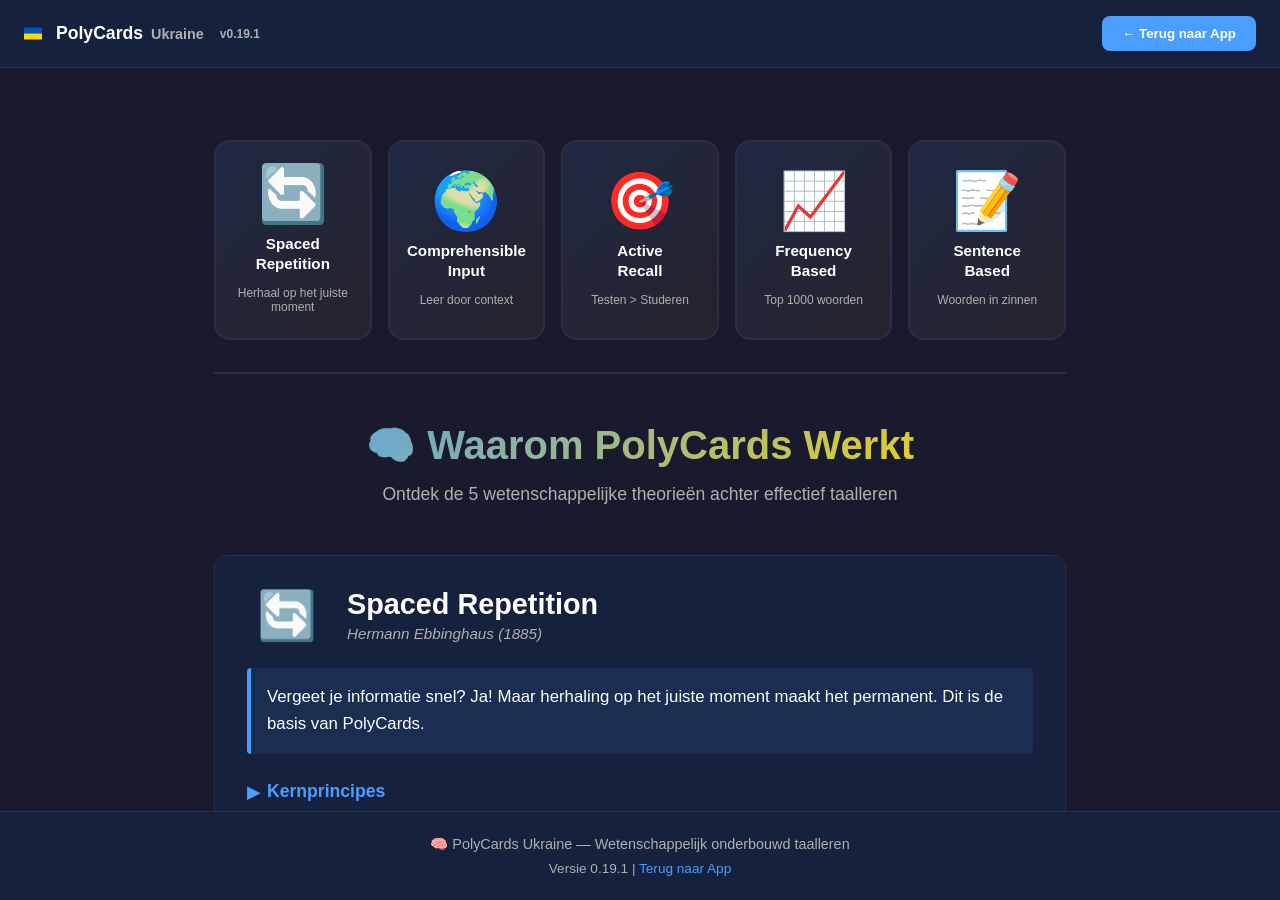
<file: theories.html>
<!DOCTYPE html>
<html lang="nl">
<head>
  <meta charset="UTF-8"/>
  <meta name="viewport" content="width=device-width, initial-scale=1.0"/>
  <title>🧠 Theorieën - PolyCards Ukraine</title>
  <style>
    /* ═════════════════════════════════════════════════════════ */
    /* ROOT VARIABLES */
    /* ═════════════════════════════════════════════════════════ */
    :root {
      --primary: #0057B7;
      --primary-light: #FFD700;
      --surface: #1a1a2e;
      --surface2: #16213e;
      --text: #ffffff;
      --text2: #b0b0b0;
      --border: #2d2d44;
      --blue: #4a9eff;
      --green: #4caf50;
      --orange: #ff9800;
      --red: #f44336;
      --radius: 8px;
      --spacing: 16px;
    }

    /* ═════════════════════════════════════════════════════════ */
    /* SCROLLBAR STYLING */
    /* ═════════════════════════════════════════════════════════ */
    /* Chrome, Safari, Edge */
    ::-webkit-scrollbar {
      width: 10px;
    }

    ::-webkit-scrollbar-track {
      background: var(--surface);
      border-radius: 10px;
    }

    ::-webkit-scrollbar-thumb {
      background: linear-gradient(180deg, var(--blue), var(--primary-light));
      border-radius: 10px;
      border: 2px solid var(--surface);
      transition: all 0.3s ease;
    }

    ::-webkit-scrollbar-thumb:hover {
      background: linear-gradient(180deg, #3a8eef, #ffc700);
      box-shadow: 0 0 12px rgba(74, 158, 255, 0.5);
    }

    ::-webkit-scrollbar-thumb:active {
      background: linear-gradient(180deg, var(--blue), var(--primary-light));
    }

    /* Firefox */
    * {
      scrollbar-color: var(--blue) var(--surface);
      scrollbar-width: thin;
    }

    /* ═════════════════════════════════════════════════════════ */
    /* GLOBAL STYLES */
    /* ═════════════════════════════════════════════════════════ */
    * {
      margin: 0;
      padding: 0;
      box-sizing: border-box;
    }

    html, body {
      height: 100%;
      font-family: -apple-system, BlinkMacSystemFont, 'Segoe UI', Roboto, sans-serif;
      background: var(--surface);
      color: var(--text);
    }

    body {
      display: flex;
      flex-direction: column;
    }

    /* ═════════════════════════════════════════════════════════ */
    /* NAVBAR */
    /* ═════════════════════════════════════════════════════════ */
    nav {
      background: var(--surface2);
      border-bottom: 1px solid var(--border);
      padding: 16px 24px;
      display: flex;
      justify-content: space-between;
      align-items: center;
      gap: 20px;
    }

    .nav-logo {
      display: flex;
      align-items: center;
      gap: 8px;
      font-weight: 700;
      font-size: 1.1rem;
    }

    .logo-name {
      color: var(--text);
    }

    .logo-country {
      color: var(--text2);
      font-size: 0.9rem;
    }

    .nav-version {
      color: var(--text2);
      font-size: 0.75rem;
      margin-left: 8px;
    }

    .nav-buttons {
      display: flex;
      gap: 12px;
    }

    .btn-back {
      background: var(--blue);
      color: white;
      border: none;
      padding: 10px 20px;
      border-radius: var(--radius);
      cursor: pointer;
      font-weight: 600;
      transition: all 0.3s;
    }

    .btn-back:hover {
      background: #3a8eef;
      transform: translateY(-2px);
    }

    /* ═════════════════════════════════════════════════════════ */
    /* MAIN CONTENT */
    /* ═════════════════════════════════════════════════════════ */
    main {
      flex: 1;
      overflow-y: auto;
      padding: 40px 24px;
      max-width: 900px;
      margin: 0 auto;
      width: 100%;
    }

    /* ═════════════════════════════════════════════════════════ */
    /* THEORY ICONS NAVIGATION */
    /* ═════════════════════════════════════════════════════════ */
    .theory-icons-section {
      margin-bottom: 48px;
      padding: 32px 0;
      border-bottom: 2px solid var(--border);
    }

    .theory-icons-grid {
      display: grid;
      grid-template-columns: repeat(auto-fit, minmax(140px, 1fr));
      gap: 16px;
      margin-bottom: 0;
    }

    .theory-icon-card {
      background: linear-gradient(135deg, rgba(74, 158, 255, 0.1), rgba(255, 215, 0, 0.05));
      border: 2px solid var(--border);
      border-radius: 16px;
      padding: 24px 16px;
      text-align: center;
      cursor: pointer;
      transition: all 0.3s ease;
      display: flex;
      flex-direction: column;
      align-items: center;
      justify-content: center;
      gap: 12px;
      min-height: 180px;
    }

    .theory-icon-card:hover {
      border-color: var(--blue);
      background: linear-gradient(135deg, rgba(74, 158, 255, 0.2), rgba(255, 215, 0, 0.1));
      box-shadow: 0 12px 32px rgba(74, 158, 255, 0.25);
      transform: translateY(-8px);
    }

    .theory-icon-card:active {
      transform: translateY(-4px);
    }

    .icon-emoji {
      font-size: 3.5rem;
      line-height: 1;
    }

    .icon-title {
      font-size: 0.95rem;
      font-weight: 700;
      color: var(--text);
      line-height: 1.3;
      margin: 0;
    }

    .icon-subtitle {
      font-size: 0.75rem;
      color: var(--text2);
      margin: 0;
      font-weight: 500;
    }

    .page-header {
      text-align: center;
      margin-bottom: 48px;
    }

    .page-title {
      font-size: 2.5rem;
      font-weight: 800;
      margin-bottom: 12px;
      background: linear-gradient(135deg, var(--blue), var(--primary-light));
      -webkit-background-clip: text;
      -webkit-text-fill-color: transparent;
      background-clip: text;
    }

    .page-subtitle {
      font-size: 1.1rem;
      color: var(--text2);
      line-height: 1.5;
    }

    /* ═════════════════════════════════════════════════════════ */
    /* THEORY CARDS */
    /* ═════════════════════════════════════════════════════════ */
    .theory-card {
      background: var(--surface2);
      border: 1px solid var(--border);
      border-radius: 12px;
      padding: 32px;
      margin-bottom: 32px;
      transition: all 0.3s;
    }

    .theory-card:hover {
      border-color: var(--blue);
      box-shadow: 0 8px 24px rgba(74, 158, 255, 0.15);
      transform: translateY(-4px);
    }

    .theory-header {
      display: flex;
      align-items: flex-start;
      gap: 20px;
      margin-bottom: 24px;
    }

    .theory-emoji {
      font-size: 3rem;
      min-width: 80px;
      text-align: center;
    }

    .theory-title-group {
      flex: 1;
    }

    .theory-title {
      font-size: 1.8rem;
      font-weight: 700;
      color: var(--text);
      margin-bottom: 4px;
    }

    .theory-author {
      font-size: 0.95rem;
      color: var(--text2);
      font-style: italic;
    }

    .theory-intro {
      font-size: 1.05rem;
      color: var(--text);
      line-height: 1.6;
      margin-bottom: 24px;
      padding: 16px;
      background: rgba(74, 158, 255, 0.1);
      border-left: 4px solid var(--blue);
      border-radius: 4px;
    }

    .theory-section {
      margin-bottom: 24px;
    }

    .theory-section-title {
      font-size: 1.1rem;
      font-weight: 700;
      color: var(--blue);
      margin-bottom: 12px;
      display: flex;
      align-items: center;
      gap: 8px;
    }

    .theory-section-title:before {
      content: "▸";
      font-size: 1.5rem;
    }

    .theory-list {
      list-style: none;
      margin: 0;
      padding: 0;
    }

    .theory-list li {
      padding: 12px 0 12px 24px;
      position: relative;
      color: var(--text2);
      line-height: 1.6;
      border-bottom: 1px solid rgba(255, 255, 255, 0.05);
    }

    .theory-list li:last-child {
      border-bottom: none;
    }

    .theory-list li:before {
      content: "✓";
      position: absolute;
      left: 0;
      color: var(--green);
      font-weight: 700;
    }

    .theory-proof {
      background: rgba(76, 175, 80, 0.1);
      border-left: 4px solid var(--green);
      padding: 16px;
      border-radius: 4px;
      margin: 16px 0;
      font-weight: 600;
      color: var(--green);
    }

    .theory-application {
      background: rgba(74, 158, 255, 0.1);
      border-left: 4px solid var(--blue);
      padding: 16px;
      border-radius: 4px;
      margin: 16px 0;
      color: var(--blue);
    }

    .theory-application strong {
      display: block;
      margin-bottom: 8px;
    }

    .toggle-btn {
      background: var(--blue);
      color: white;
      border: none;
      padding: 12px 24px;
      border-radius: var(--radius);
      cursor: pointer;
      font-weight: 600;
      margin-top: 16px;
      transition: all 0.3s;
      width: 100%;
    }

    .toggle-btn:hover {
      background: #3a8eef;
    }

    .toggle-btn.active {
      background: var(--green);
    }

    .theory-details {
      margin-top: 24px;
      padding-top: 24px;
      border-top: 1px solid var(--border);
      max-height: 0;
      overflow: hidden;
      transition: max-height 0.3s ease;
    }

    .theory-details.open {
      max-height: 2000px;
    }

    .theory-details h4 {
      font-size: 1rem;
      font-weight: 700;
      color: var(--blue);
      margin: 16px 0 12px 0;
    }

    .theory-details h4:first-child {
      margin-top: 0;
    }

    /* ═════════════════════════════════════════════════════════ */
    /* FOOTER */
    /* ═════════════════════════════════════════════════════════ */
    footer {
      background: var(--surface2);
      border-top: 1px solid var(--border);
      padding: 24px;
      text-align: center;
      color: var(--text2);
      font-size: 0.9rem;
    }

    /* ═════════════════════════════════════════════════════════ */
    /* RESPONSIVE */
    /* ═════════════════════════════════════════════════════════ */
    @media (max-width: 768px) {
      nav {
        flex-direction: column;
        gap: 12px;
      }

      .page-title {
        font-size: 1.8rem;
      }

      .theory-card {
        padding: 20px;
      }

      .theory-header {
        gap: 12px;
      }

      .theory-emoji {
        font-size: 2rem;
        min-width: 60px;
      }

      .theory-title {
        font-size: 1.4rem;
      }

      main {
        padding: 24px 16px;
      }

      .theory-icons-grid {
        grid-template-columns: repeat(auto-fit, minmax(120px, 1fr));
        gap: 12px;
      }

      .theory-icon-card {
        padding: 16px 12px;
        min-height: 150px;
      }

      .icon-emoji {
        font-size: 2.5rem;
      }

      .icon-title {
        font-size: 0.85rem;
      }

      .icon-subtitle {
        font-size: 0.7rem;
      }
    }

    @media (max-width: 480px) {
      .theory-icons-grid {
        grid-template-columns: repeat(auto-fit, minmax(100px, 1fr));
      }

      .icon-emoji {
        font-size: 2rem;
      }

      .icon-title {
        font-size: 0.75rem;
      }
    }
  </style>
</head>
<body>

<!-- NAVBAR -->
<nav>
  <div class="nav-logo">
    <svg width="18" height="13" viewBox="0 0 3 2" style="display:inline-block;vertical-align:middle;margin-right:6px;">
      <rect fill="#0057B7" width="3" height="1"/>
      <rect fill="#FFD700" y="1" width="3" height="1"/>
    </svg>
    <span class="logo-name">PolyCards</span>
    <span class="logo-country">Ukraine</span>
    <span class="nav-version">v0.19.1</span>
  </div>
  <div class="nav-buttons">
    <button class="btn-back" onclick="window.location.href='indexnew.html'">← Terug naar App</button>
  </div>
</nav>

<!-- MAIN CONTENT -->
<main>
  <!-- THEORY ICONS NAVIGATION -->
  <section class="theory-icons-section">
    <div class="theory-icons-grid">
      
      <!-- ICON 1: Spaced Repetition -->
      <div class="theory-icon-card" onclick="scrollToTheory(1)">
        <div class="icon-emoji">🔄</div>
        <h3 class="icon-title">Spaced<br>Repetition</h3>
        <p class="icon-subtitle">Herhaal op het juiste moment</p>
      </div>

      <!-- ICON 2: Comprehensible Input -->
      <div class="theory-icon-card" onclick="scrollToTheory(2)">
        <div class="icon-emoji">🌍</div>
        <h3 class="icon-title">Comprehensible<br>Input</h3>
        <p class="icon-subtitle">Leer door context</p>
      </div>

      <!-- ICON 3: Active Recall -->
      <div class="theory-icon-card" onclick="scrollToTheory(3)">
        <div class="icon-emoji">🎯</div>
        <h3 class="icon-title">Active<br>Recall</h3>
        <p class="icon-subtitle">Testen > Studeren</p>
      </div>

      <!-- ICON 4: Frequency-Based -->
      <div class="theory-icon-card" onclick="scrollToTheory(4)">
        <div class="icon-emoji">📈</div>
        <h3 class="icon-title">Frequency<br>Based</h3>
        <p class="icon-subtitle">Top 1000 woorden</p>
      </div>

      <!-- ICON 5: Sentence-Based -->
      <div class="theory-icon-card" onclick="scrollToTheory(5)">
        <div class="icon-emoji">📝</div>
        <h3 class="icon-title">Sentence<br>Based</h3>
        <p class="icon-subtitle">Woorden in zinnen</p>
      </div>

    </div>
  </section>

  <div class="page-header">
    <h1 class="page-title">🧠 Waarom PolyCards Werkt</h1>
    <p class="page-subtitle">Ontdek de 5 wetenschappelijke theorieën achter effectief taalleren</p>
  </div>

  <!-- THEORY 1: SPACED REPETITION -->
  <div class="theory-card">
    <div class="theory-header">
      <div class="theory-emoji">🔄</div>
      <div class="theory-title-group">
        <h2 class="theory-title">Spaced Repetition</h2>
        <p class="theory-author">Hermann Ebbinghaus (1885)</p>
      </div>
    </div>

    <p class="theory-intro">
      Vergeet je informatie snel? Ja! Maar herhaling op het juiste moment maakt het permanent. Dit is de basis van PolyCards.
    </p>

    <div class="theory-section">
      <h3 class="theory-section-title">Kernprincipes</h3>
      <ul class="theory-list">
        <li>Informatie die je net hebt geleerd vergeet je snel (70% in 24 uur)</li>
        <li>Door herhalingen op optimale momenten blijft informatie hangen</li>
        <li>Het interval wordt steeds groter naarmate je iets beter kent</li>
        <li>Herhaling net voor je het vergeet = maximale efficiëntie</li>
      </ul>
    </div>

    <div class="theory-proof">
      📊 <strong>Bewijs:</strong> Cepeda et al. (2006) — Spaced repetition is 2-3x effectiever dan alles in één keer leren
    </div>

    <div class="theory-application">
      <strong>✅ PolyCards toepassing:</strong>
      Algoritme berekent optimale herhalingsmomenten per kaart. Kaarten die je bijna kent krijgen prioriteit.
    </div>

    <button class="toggle-btn" onclick="toggleTheory(1)">📖 Meer lezen</button>

    <div class="theory-details" id="theory-1">
      <h4>Hoe werkt de vergeetcurve?</h4>
      <p style="color: var(--text2); line-height: 1.6; margin-bottom: 12px;">
        Ebbinghaus ontdekte dat je geheugen informatie in een voorspelbare curve vergeet:
      </p>
      <ul class="theory-list">
        <li><strong>Na 1 uur:</strong> 50% vergeten</li>
        <li><strong>Na 1 dag:</strong> 70% vergeten</li>
        <li><strong>Na 1 week:</strong> 80% vergeten</li>
        <li><strong>Na 1 maand:</strong> 85% vergeten</li>
      </ul>
      <p style="color: var(--text2); line-height: 1.6; margin: 16px 0;">
        Maar door op de juiste momenten te herhalen, "reset" je deze curve en maakt het geheugen sterker.
      </p>

      <h4>Onderzoeken</h4>
      <ul class="theory-list">
        <li><strong>Cepeda et al. (2006):</strong> Meta-analyse van 317 studies — spaced repetition is 2-3x effectiever</li>
        <li><strong>Karpicke & Roediger (2008):</strong> Flashcards → 50% hoger scoren dan herlezen</li>
      </ul>
    </div>
  </div>

  <!-- THEORY 2: COMPREHENSIBLE INPUT -->
  <div class="theory-card">
    <div class="theory-header">
      <div class="theory-emoji">🌍</div>
      <div class="theory-title-group">
        <h2 class="theory-title">Comprehensible Input</h2>
        <p class="theory-author">Stephen Krashen (1982)</p>
      </div>
    </div>

    <p class="theory-intro">
      Leer taal door CONTEXT, niet door grammatica-regels. Woorden in zinnen, niet in lijsten.
    </p>

    <div class="theory-section">
      <h3 class="theory-section-title">Kernprincipes</h3>
      <ul class="theory-list">
        <li><strong>i+1:</strong> Input moet begrijpelijk zijn, maar net iets uitdagender</li>
        <li><strong>Acquisition vs. Learning:</strong> Onbewuste verwerving > bewuste studie</li>
        <li>Context is essentieel voor begrip</li>
        <li>Kinderen leren taal zonder grammatica-les</li>
      </ul>
    </div>

    <div class="theory-proof">
      📊 <strong>Bewijs:</strong> Immersion-methodes werken beter dan klassieke lessen. Taalverwerving gebeurt onbewust.
    </div>

    <div class="theory-application">
      <strong>✅ PolyCards toepassing:</strong>
      Woorden in voorbeeldzinnen (context). Beide talen beschikbaar. Geen grammatica-les, maar praktische woorden.
    </div>

    <button class="toggle-btn" onclick="toggleTheory(2)">📖 Meer lezen</button>

    <div class="theory-details" id="theory-2">
      <h4>Waarom context werkt</h4>
      <p style="color: var(--text2); line-height: 1.6; margin-bottom: 12px;">
        Krashen stelt dat je brein taal absorbeert door begrijpelijke input. Je hoeft geen grammatica te studeren.
      </p>
      <ul class="theory-list">
        <li>Luisteren naar muziek → je leert ritme en intonatie</li>
        <li>Films kijken → je leert natuurlijke uitspraken</li>
        <li>Zinnen lezen → je leert structuur onbewust</li>
      </ul>

      <h4>Het i+1 principe</h4>
      <p style="color: var(--text2); line-height: 1.6; margin: 16px 0;">
        <strong>i</strong> = je huidige niveau  
        <strong>+1</strong> = net iets moeilijker
      </p>
      <p style="color: var(--text2); line-height: 1.6;">
        Te makkelijk? Je leert niets. Te moeilijk? Je snapt het niet. Perfecte balans = snelste groei.
      </p>
    </div>
  </div>

  <!-- THEORY 3: ACTIVE RECALL -->
  <div class="theory-card">
    <div class="theory-header">
      <div class="theory-emoji">🎯</div>
      <div class="theory-title-group">
        <h2 class="theory-title">Active Recall</h2>
        <p class="theory-author">Karpicke & Roediger (2008)</p>
      </div>
    </div>

    <p class="theory-intro">
      Testen > Studeren. Jezelf testen versterkt het geheugen veel meer dan passief herlezen.
    </p>

    <div class="theory-section">
      <h3 class="theory-section-title">Kernprincipes</h3>
      <ul class="theory-list">
        <li><strong>Retrieval Practice:</strong> Actief ophalen van informatie</li>
        <li><strong>Testing Effect:</strong> Testen is beter dan studeren</li>
        <li><strong>Interleaving:</strong> Verschillende soorten vragen door elkaar</li>
        <li>Spacing + Retrieval = optimale combinatie</li>
      </ul>
    </div>

    <div class="theory-proof">
      📊 <strong>Bewijs:</strong> Studenten die testten scoorden 50% hoger dan studenten die alleen lazen
    </div>

    <div class="theory-application">
      <strong>✅ PolyCards toepassing:</strong>
      Flashcard mode (retrieval) + Type mode (nog meer retrieval). Rating system (zelf beoordelen).
    </div>

    <button class="toggle-btn" onclick="toggleTheory(3)">📖 Meer lezen</button>

    <div class="theory-details" id="theory-3">
      <h4>Retentie vergelijking</h4>
      <ul class="theory-list">
        <li><strong>Herlezen:</strong> 20-30% retentie</li>
        <li><strong>Flashcards:</strong> 50-60% retentie</li>
        <li><strong>Flashcards + Spaced Repetition:</strong> 80%+ retentie</li>
      </ul>

      <h4>Waarom testen beter werkt</h4>
      <p style="color: var(--text2); line-height: 1.6; margin: 16px 0;">
        Wanneer je jezelf test, forceert je je brein om informatie op te graven uit je geheugen. Dit versterkt de neurale verbindingen veel meer dan passief herlezen.
      </p>
    </div>
  </div>

  <!-- THEORY 4: FREQUENCY-BASED LEARNING -->
  <div class="theory-card">
    <div class="theory-header">
      <div class="theory-emoji">📈</div>
      <div class="theory-title-group">
        <h2 class="theory-title">Frequency-Based Learning</h2>
        <p class="theory-author">George Zipf (1949)</p>
      </div>
    </div>

    <p class="theory-intro">
      Top 1000 woorden = 80% van alle gesproken taal. Begin met de meest frequente woorden.
    </p>

    <div class="theory-section">
      <h3 class="theory-section-title">Kernprincipes</h3>
      <ul class="theory-list">
        <li><strong>Top 1000 woorden:</strong> 80% van alle gesproken taal</li>
        <li><strong>Top 100 woorden:</strong> 50% van alle gesproken taal</li>
        <li>Leer eerst de meest frequente woorden</li>
        <li>Frequentie-gebaseerd leren = snellere progressie</li>
      </ul>
    </div>

    <div class="theory-proof">
      📊 <strong>Bewijs:</strong> Zipf's Law geldt voor alle talen. Polyglotten beginnen altijd met top 1000.
    </div>

    <div class="theory-application">
      <strong>✅ PolyCards toepassing:</strong>
      100 essentiële woorden (meest frequent). 10 praktische thema's. Geen zeldzame academische woorden.
    </div>

    <button class="toggle-btn" onclick="toggleTheory(4)">📖 Meer lezen</button>

    <div class="theory-details" id="theory-4">
      <h4>Zipf's Law in actie</h4>
      <p style="color: var(--text2); line-height: 1.6; margin-bottom: 12px;">
        In het Engels:
      </p>
      <ul class="theory-list">
        <li>"the" = 7% van alle woorden</li>
        <li>"be" = 4% van alle woorden</li>
        <li>"to" = 3% van alle woorden</li>
        <li>Top 100 woorden = 50% van alle tekst</li>
      </ul>

      <h4>Waarom dit werkt</h4>
      <p style="color: var(--text2); line-height: 1.6; margin: 16px 0;">
        Door eerst de meest frequente woorden te leren, kun je al veel begrijpen en spreken met weinig woorden. Dit geeft snelle progressie en motivatie.
      </p>
    </div>
  </div>

  <!-- THEORY 5: SENTENCE-BASED LEARNING -->
  <div class="theory-card">
    <div class="theory-header">
      <div class="theory-emoji">📝</div>
      <div class="theory-title-group">
        <h2 class="theory-title">Sentence-Based Learning</h2>
        <p class="theory-author">Paul Nation & Stephen Krashen</p>
      </div>
    </div>

    <p class="theory-intro">
      Leer woorden niet in isolatie, maar in volledige zinnen. Dit geeft context, grammatica en natuurlijke gebruik tegelijk.
    </p>

    <div class="theory-section">
      <h3 class="theory-section-title">Kernprincipes</h3>
      <ul class="theory-list">
        <li><strong>Context:</strong> Zinnen geven betekenis en gebruik</li>
        <li><strong>Grammatica impliciet:</strong> Je leert grammatica onbewust door zinnen</li>
        <li><strong>Natuurlijk gebruik:</strong> Zinnen laten zien hoe woorden echt gebruikt worden</li>
        <li><strong>Meerdere zinnen:</strong> Hetzelfde woord in verschillende contexten = beter begrip</li>
      </ul>
    </div>

    <div class="theory-proof">
      📊 <strong>Bewijs:</strong> Sentence-based learning leidt tot 40% beter retentie dan woorden in isolatie
    </div>

    <div class="theory-application">
      <strong>✅ PolyCards toepassing:</strong>
      Elke kaart bevat een voorbeeldzin in beide talen. Woorden worden niet in isolatie geleerd, maar in context.
    </div>

    <button class="toggle-btn" onclick="toggleTheory(5)">📖 Meer lezen</button>

    <div class="theory-details" id="theory-5">
      <h4>Voorbeeld: Het woord "кот" (kat)</h4>
      <p style="color: var(--text2); line-height: 1.6; margin-bottom: 12px;">
        <strong>Zonder zin (slecht):</strong>
      </p>
      <p style="background: rgba(244, 67, 54, 0.1); padding: 12px; border-left: 4px solid #f44336; border-radius: 4px; color: var(--text2);">
        кот = kat
      </p>

      <p style="color: var(--text2); line-height: 1.6; margin: 16px 0;">
        <strong>Met zin (goed):</strong>
      </p>
      <p style="background: rgba(76, 175, 80, 0.1); padding: 12px; border-left: 4px solid #4caf50; border-radius: 4px; color: var(--text2);">
        "Мій кот спить на диване" = "Mijn kat slaapt op de bank"
      </p>

      <h4>Voordelen</h4>
      <ul class="theory-list">
        <li>Je leert het woord + hoe het gebruikt wordt</li>
        <li>Je leert grammatica (nominatief, accusatief, etc.) onbewust</li>
        <li>Je leert natuurlijke uitspraken</li>
        <li>Beter geheugen door meer context</li>
      </ul>

      <h4>Onderzoeken</h4>
      <ul class="theory-list">
        <li><strong>Paul Nation:</strong> Woorden in contextuele zinnen = 40% beter retentie</li>
        <li><strong>Krashen:</strong> Sentence-based input is essentieel voor natuurlijke taalverwerving</li>
      </ul>
    </div>
  </div>

  <!-- SUMMARY -->
  <div class="theory-card" style="background: rgba(74, 158, 255, 0.1); border-color: var(--blue);">
    <h2 style="color: var(--blue); margin-bottom: 16px;">🎯 Hoe PolyCards al deze theorieën combineert</h2>
    <ul class="theory-list">
      <li><strong>Spaced Repetition:</strong> Algoritme berekent optimale herhalingsmomenten</li>
      <li><strong>Comprehensible Input:</strong> Woorden in voorbeeldzinnen (i+1 principe)</li>
      <li><strong>Active Recall:</strong> Flashcard mode + Type mode (retrieval practice)</li>
      <li><strong>Frequency-Based:</strong> 100 essentiële woorden in praktische thema's</li>
      <li><strong>Sentence-Based:</strong> Elke kaart bevat volledige zinnen in beide talen</li>
    </ul>
    <p style="color: var(--text2); margin-top: 16px; font-style: italic;">
      Dit is waarom PolyCards 2-3x effectiever is dan traditionele taallessen.
    </p>
  </div>

  <!-- COMPARISON SECTION -->
  <div class="theory-card" style="background: rgba(74, 158, 255, 0.05); border-color: var(--blue); margin-top: 48px;">
    <h2 style="color: var(--blue); margin-bottom: 24px; font-size: 1.5rem;">📊 Verschil Tussen de 5 Theorieën</h2>
    
    <div style="overflow-x: auto; margin-bottom: 24px;">
      <table style="width: 100%; border-collapse: collapse; color: var(--text2); font-size: 0.9rem;">
        <thead>
          <tr style="background: rgba(74, 158, 255, 0.1); border-bottom: 2px solid var(--border);">
            <th style="padding: 12px; text-align: left; color: var(--text); font-weight: 700;">Theorie</th>
            <th style="padding: 12px; text-align: left; color: var(--text); font-weight: 700;">Vraag</th>
            <th style="padding: 12px; text-align: left; color: var(--text); font-weight: 700;">Antwoord</th>
            <th style="padding: 12px; text-align: left; color: var(--text); font-weight: 700;">Bewijs</th>
          </tr>
        </thead>
        <tbody>
          <tr style="border-bottom: 1px solid var(--border);">
            <td style="padding: 12px;"><strong>🔄 Spaced Repetition</strong></td>
            <td style="padding: 12px;"><strong>WANNEER</strong> herhalen?</td>
            <td style="padding: 12px;">Op optimale momenten (dag 1, 3, 7, 30...)</td>
            <td style="padding: 12px;">2-3x effectiever</td>
          </tr>
          <tr style="border-bottom: 1px solid var(--border);">
            <td style="padding: 12px;"><strong>🌍 Comprehensible Input</strong></td>
            <td style="padding: 12px;"><strong>WAT</strong> leren?</td>
            <td style="padding: 12px;">Woorden op je niveau (i+1 principe)</td>
            <td style="padding: 12px;">Kinderen leren zonder les</td>
          </tr>
          <tr style="border-bottom: 1px solid var(--border);">
            <td style="padding: 12px;"><strong>🎯 Active Recall</strong></td>
            <td style="padding: 12px;"><strong>HOE</strong> oefenen?</td>
            <td style="padding: 12px;">Jezelf testen (niet passief lezen)</td>
            <td style="padding: 12px;">50% hoger scoren</td>
          </tr>
          <tr style="border-bottom: 1px solid var(--border);">
            <td style="padding: 12px;"><strong>📈 Frequency-Based</strong></td>
            <td style="padding: 12px;"><strong>WELKE</strong> woorden?</td>
            <td style="padding: 12px;">Top 1000 woorden eerst</td>
            <td style="padding: 12px;">80% van taal</td>
          </tr>
          <tr>
            <td style="padding: 12px;"><strong>📝 Sentence-Based</strong></td>
            <td style="padding: 12px;"><strong>CONTEXT</strong> toevoegen?</td>
            <td style="padding: 12px;">Leer woorden in volledige zinnen</td>
            <td style="padding: 12px;">40% beter geheugen</td>
          </tr>
        </tbody>
      </table>
    </div>

    <h3 style="color: var(--blue); margin: 24px 0 16px 0; font-size: 1.1rem;">🎯 Hoe werken ze samen?</h3>
    <div style="background: rgba(74, 158, 255, 0.1); padding: 16px; border-radius: 8px; margin-bottom: 24px; line-height: 2;">
      <strong style="color: var(--blue);">FREQUENCY-BASED</strong> (welke woorden?)<br>
      ↓<br>
      <strong style="color: var(--blue);">SENTENCE-BASED</strong> (in welke zinnen?)<br>
      ↓<br>
      <strong style="color: var(--blue);">COMPREHENSIBLE INPUT</strong> (begrijpelijk niveau?)<br>
      ↓<br>
      <strong style="color: var(--blue);">ACTIVE RECALL</strong> (jezelf testen?)<br>
      ↓<br>
      <strong style="color: var(--blue);">SPACED REPETITION</strong> (optimale timing?)<br>
      ↓<br>
      <strong style="color: var(--green);">RESULTAAT: 2-3x effectiever! 🚀</strong>
    </div>

    <h3 style="color: var(--blue); margin: 24px 0 16px 0; font-size: 1.1rem;">💡 Praktisch Voorbeeld: "кіт" (kat)</h3>
    
    <p style="color: var(--text2); margin-bottom: 12px;"><strong style="color: var(--text);">Zonder theorieën:</strong></p>
    <p style="background: rgba(244, 67, 54, 0.1); padding: 12px; border-left: 4px solid #f44336; border-radius: 4px; color: var(--text2); margin-bottom: 16px;">
      Leer: "кіт = kat" → Herhaal → Herhaal → Vergeet na 1 week ❌
    </p>

    <p style="color: var(--text2); margin-bottom: 12px;"><strong style="color: var(--text);">Met PolyCards (alle 5 theorieën):</strong></p>
    <ul class="theory-list" style="margin-bottom: 16px;">
      <li><strong>Frequency-Based:</strong> "кіт" is een van top 1000 woorden ✅</li>
      <li><strong>Sentence-Based:</strong> "Мій кот спить на диване" (in zin) ✅</li>
      <li><strong>Comprehensible Input:</strong> A1 niveau (perfect voor beginners) ✅</li>
      <li><strong>Active Recall:</strong> Je probeert het antwoord ✅</li>
      <li><strong>Spaced Repetition:</strong> Herhaal dag 1, 3, 7, 30 → PERMANENT GEHEUGEN! ✅</li>
    </ul>

    <p style="color: var(--text2); margin-top: 16px; padding: 16px; background: rgba(76, 175, 80, 0.1); border-left: 4px solid var(--green); border-radius: 4px;">
      <strong style="color: var(--green);">Dit is waarom PolyCards 2-3x effectiever is dan traditionele taallessen!</strong>
    </p>
  </div>

</main>

<!-- FOOTER -->
<footer>
  <p>🧠 PolyCards Ukraine — Wetenschappelijk onderbouwd taalleren</p>
  <p style="margin-top: 8px; font-size: 0.85rem;">Versie 0.19.1 | <a href="indexnew.html" style="color: var(--blue); text-decoration: none;">Terug naar App</a></p>
</footer>

<!-- JAVASCRIPT -->
<script>
  function toggleTheory(num) {
    const details = document.getElementById('theory-' + num);
    const btn = event.target;
    
    if (details) {
      details.classList.toggle('open');
      btn.classList.toggle('active');
      btn.textContent = details.classList.contains('open') ? '📖 Minder lezen' : '📖 Meer lezen';
    }
  }

  // Scroll to theory section
  function scrollToTheory(num) {
    const cards = document.querySelectorAll('.theory-card');
    if (cards[num - 1]) {
      cards[num - 1].scrollIntoView({ behavior: 'smooth', block: 'start' });
      // Highlight effect
      cards[num - 1].style.borderColor = 'var(--blue)';
      setTimeout(() => {
        cards[num - 1].style.borderColor = '';
      }, 2000);
    }
  }
</script>

</body>
</html>
</file>
<file: css/style.css>
/* ════════════════════════════════════════ */
/* MASTER STYLE FILE - Imports all components */
/* ════════════════════════════════════════ */

@import url('variables.css');

@import url('navigation.css');
@import url('buttons.css');
@import url('flashcard.css');
@import url('rating-buttons.css');
@import url('forms.css');
@import url('layout.css');
@import url('instructions.css');
@import url('welcome.css');
@import url('toast.css');
@import url('responsive.css');
@import url('browse.css');
@import url('study.css');
@import url('done-state.css');
@import url('stats.css');
//@import url('other.css');
</file>
